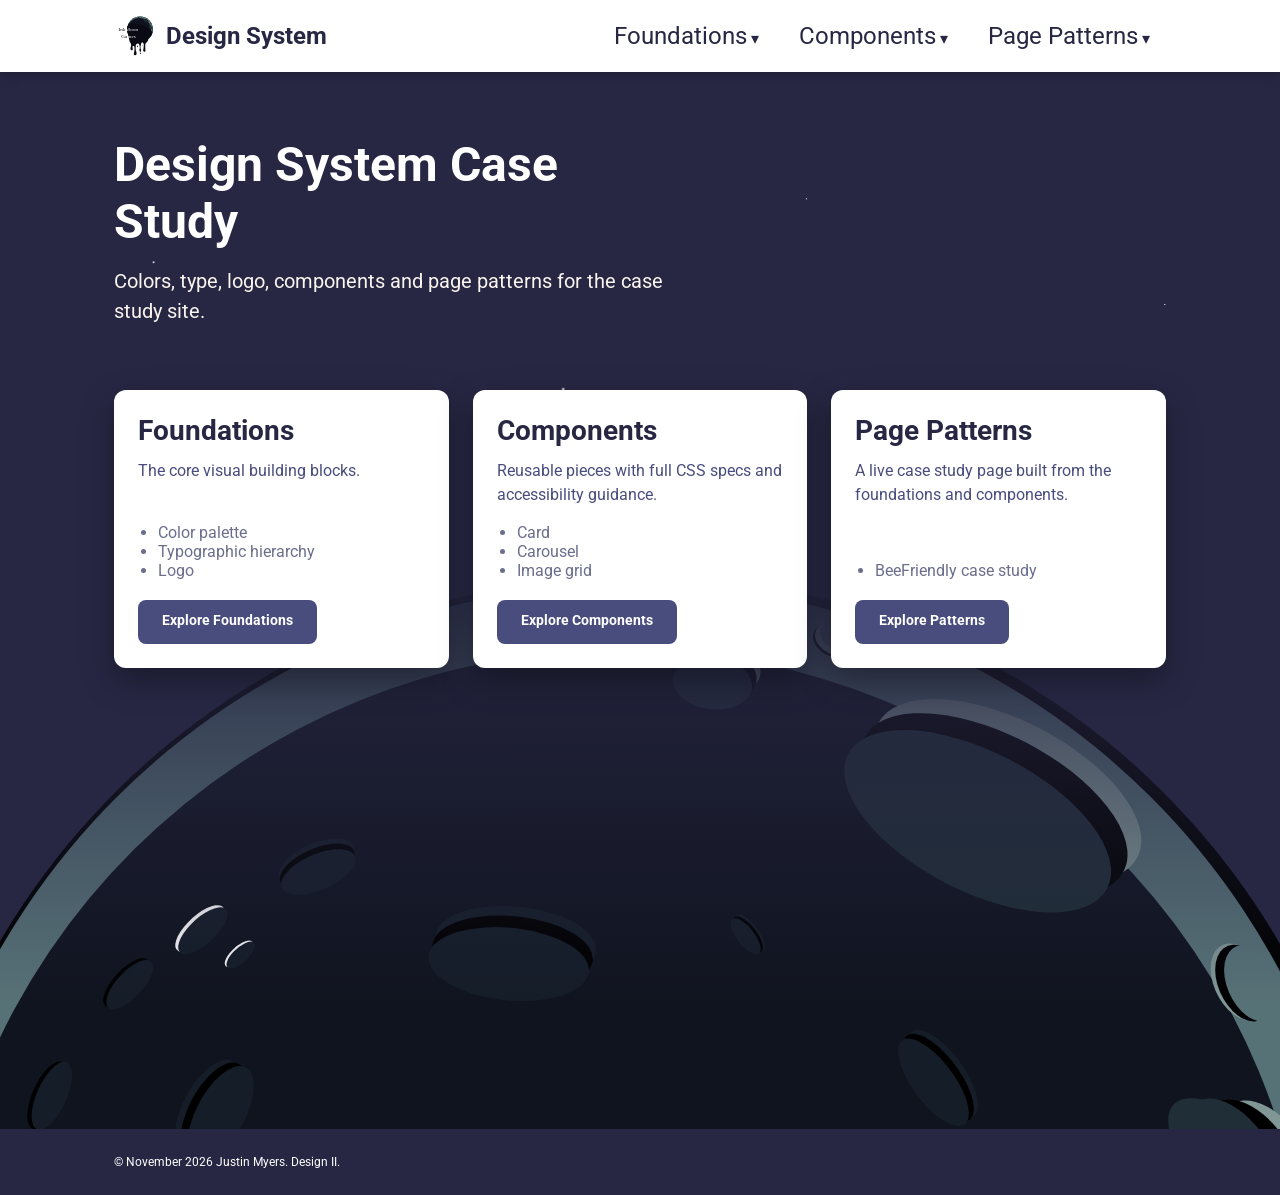
<file: index.html>
<!DOCTYPE html>
<html lang="en">
<head>
  <meta charset="UTF-8">
  <meta name="viewport" content="width=device-width, initial-scale=1.0">
  <title>Design System Case Study</title>
  <link rel="icon" href="images/Favicon.svg" type="image/svg+xml">
  <link rel="preconnect" href="https://fonts.googleapis.com">
  <link rel="preconnect" href="https://fonts.gstatic.com" crossorigin>
  <link href="https://fonts.googleapis.com/css2?family=Roboto:wght@300;400;500;700&display=swap" rel="stylesheet">
  <link rel="stylesheet" href="css/style.css">
</head>
<body>
  <a class="skip-link" href="#main">Skip to content</a>

  <header class="site-header">
    <div class="wrap">
      <a class="logo" href="index.html" aria-label="Design System home">
        <img src="images/color.svg" alt="">
        <span>Design System</span>
      </a>
      <nav aria-label="Main">
        <ul class="nav">
          <li class="nav-item">
            <button class="nav-btn" aria-expanded="false" aria-controls="menu-foundations">Foundations</button>
            <ul class="menu" id="menu-foundations">
              <li><a href="foundations/color-palette.html">Color Palette</a></li>
              <li><a href="foundations/typography.html">Typography</a></li>
              <li><a href="foundations/logo.html">Logo</a></li>
            </ul>
          </li>
          <li class="nav-item">
            <button class="nav-btn" aria-expanded="false" aria-controls="menu-components">Components</button>
            <ul class="menu" id="menu-components">
              <li><a href="components/card.html">Card</a></li>
              <li><a href="components/carousel.html">Carousel</a></li>
              <li><a href="components/image-grid.html">Image Grid</a></li>
            </ul>
          </li>
          <li class="nav-item">
            <button class="nav-btn" aria-expanded="false" aria-controls="menu-patterns">Page Patterns</button>
            <ul class="menu" id="menu-patterns">
              <li><a href="patterns/index.html">BeeFriendly Case Study</a></li>
            </ul>
          </li>
        </ul>
      </nav>
    </div>
  </header>

  <main id="main">
    <div class="space">
      <div class="stars" aria-hidden="true"></div>

      <section class="hero">
        <div class="wrap">
          <h1>Design System Case Study</h1>
          <p>Colors, type, logo, components and page patterns for the case study site.</p>
        </div>
      </section>

      <section class="wrap cards" aria-label="Design system sections">
        <article class="card">
          <h2>Foundations</h2>
          <p>The core visual building blocks.</p>
          <ul>
            <li>Color palette</li>
            <li>Typographic hierarchy</li>
            <li>Logo</li>
          </ul>
          <a class="btn" href="foundations/color-palette.html">Explore Foundations</a>
        </article>
        <article class="card">
          <h2>Components</h2>
          <p>Reusable pieces with full CSS specs and accessibility guidance.</p>
          <ul>
            <li>Card</li>
            <li>Carousel</li>
            <li>Image grid</li>
          </ul>
          <a class="btn" href="components/card.html">Explore Components</a>
        </article>
        <article class="card">
          <h2>Page Patterns</h2>
          <p>A live case study page built from the foundations and components.</p>
          <ul>
            <li>BeeFriendly case study</li>
          </ul>
          <a class="btn" href="patterns/index.html">Explore Patterns</a>
        </article>
      </section>

      <img class="moon" src="images/moon.svg" alt="">
    </div>
  </main>

  <footer class="site-footer">
    <div class="wrap"><p>&copy; November 2026 Justin Myers. Design II.</p></div>
  </footer>

  <script>
    const btns = document.querySelectorAll('.nav-btn');
    const closeAll = () => btns.forEach(b => b.setAttribute('aria-expanded', 'false'));
    btns.forEach(b => b.addEventListener('click', e => {
      e.stopPropagation();
      const open = b.getAttribute('aria-expanded') === 'true';
      closeAll();
      b.setAttribute('aria-expanded', String(!open));
    }));
    document.addEventListener('click', closeAll);
    document.addEventListener('keydown', e => {
      if (e.key === 'Escape') { const o = document.querySelector('.nav-btn[aria-expanded="true"]'); closeAll(); if (o) o.focus(); }
    });
  </script>
</body>
</html>
</file>
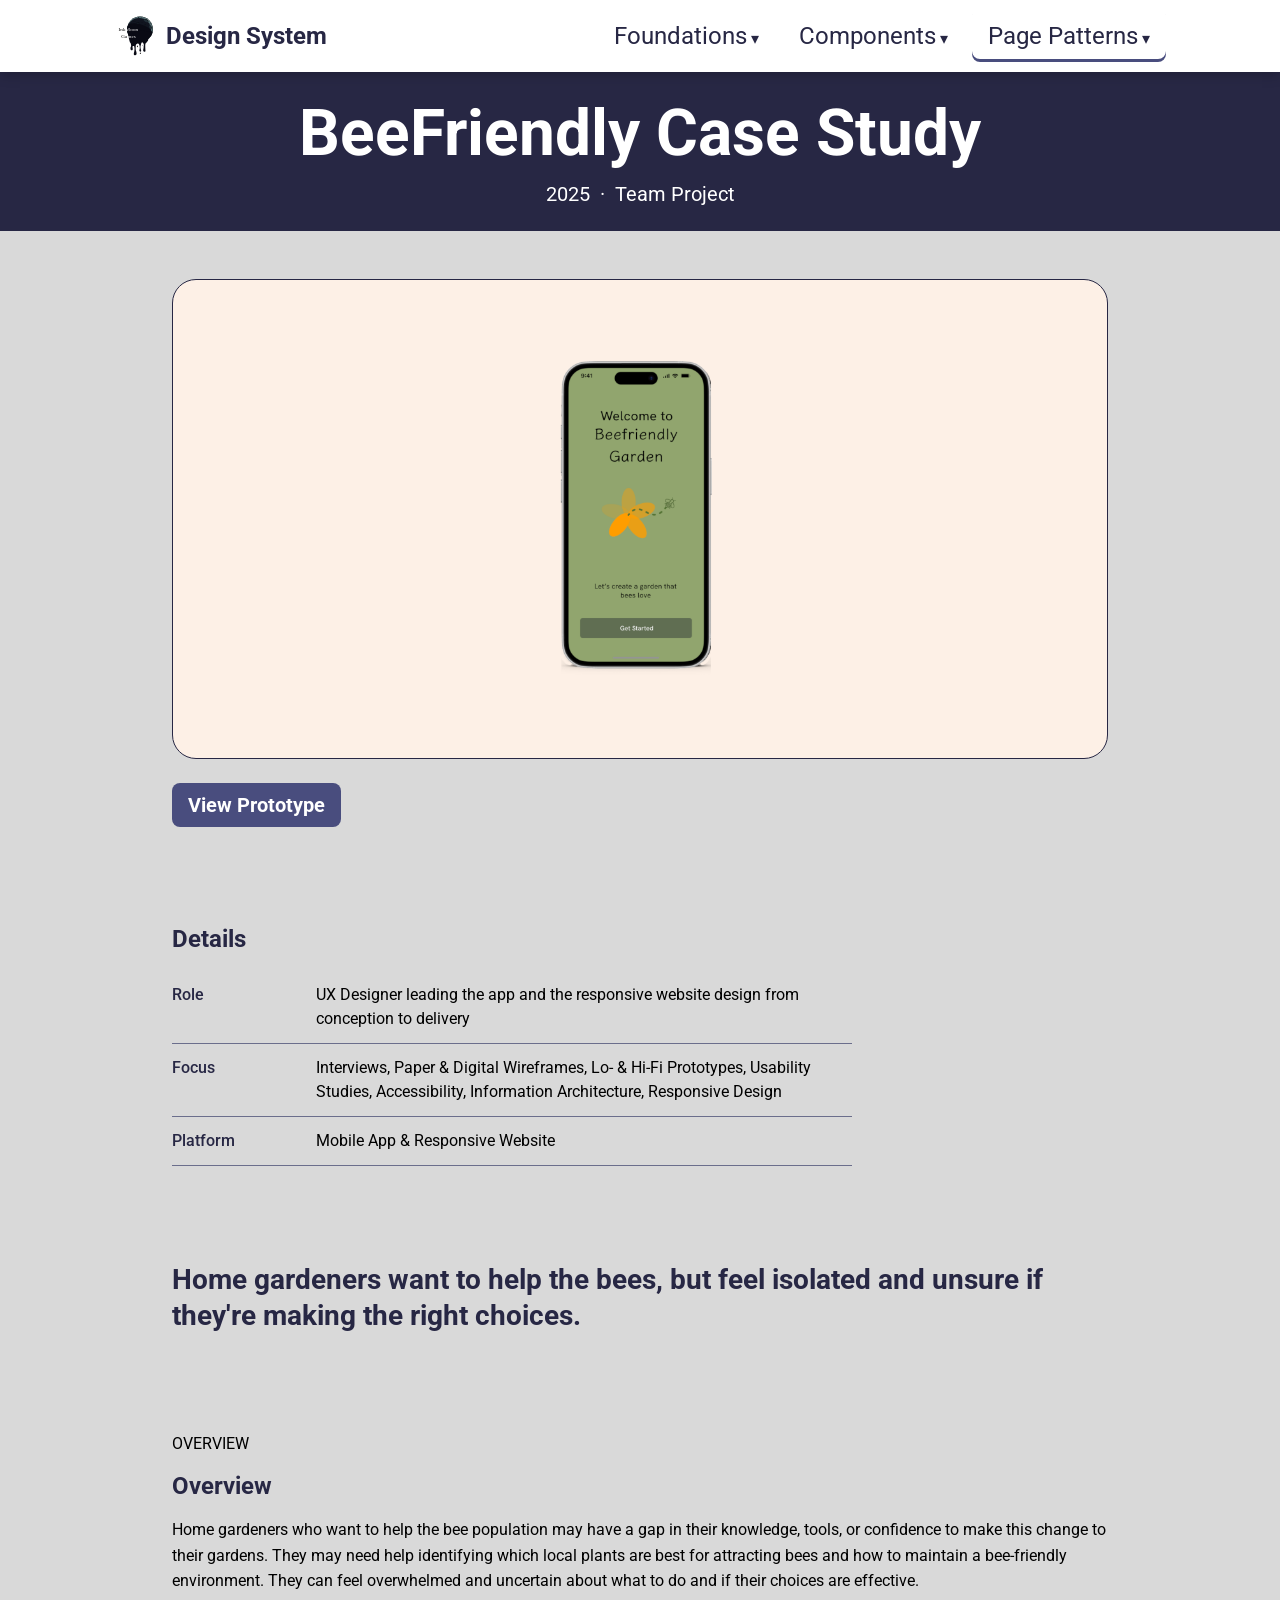
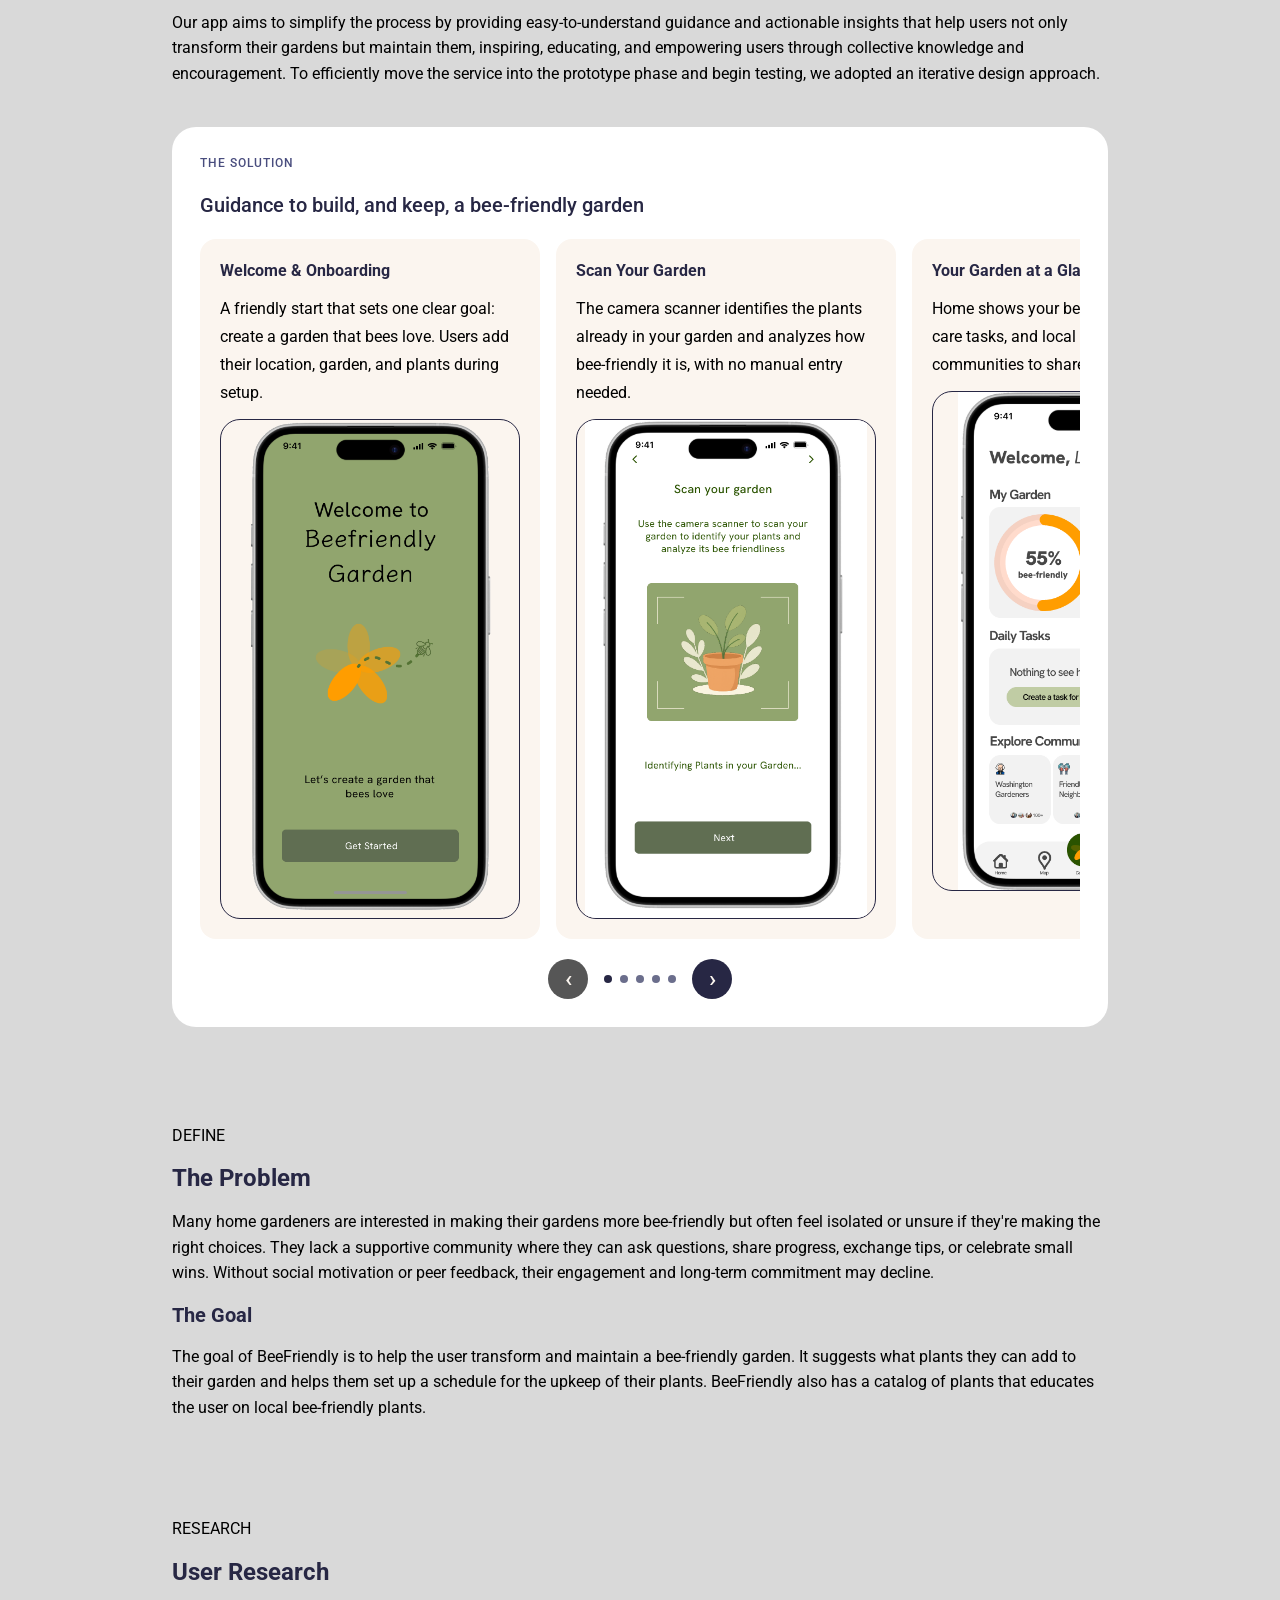
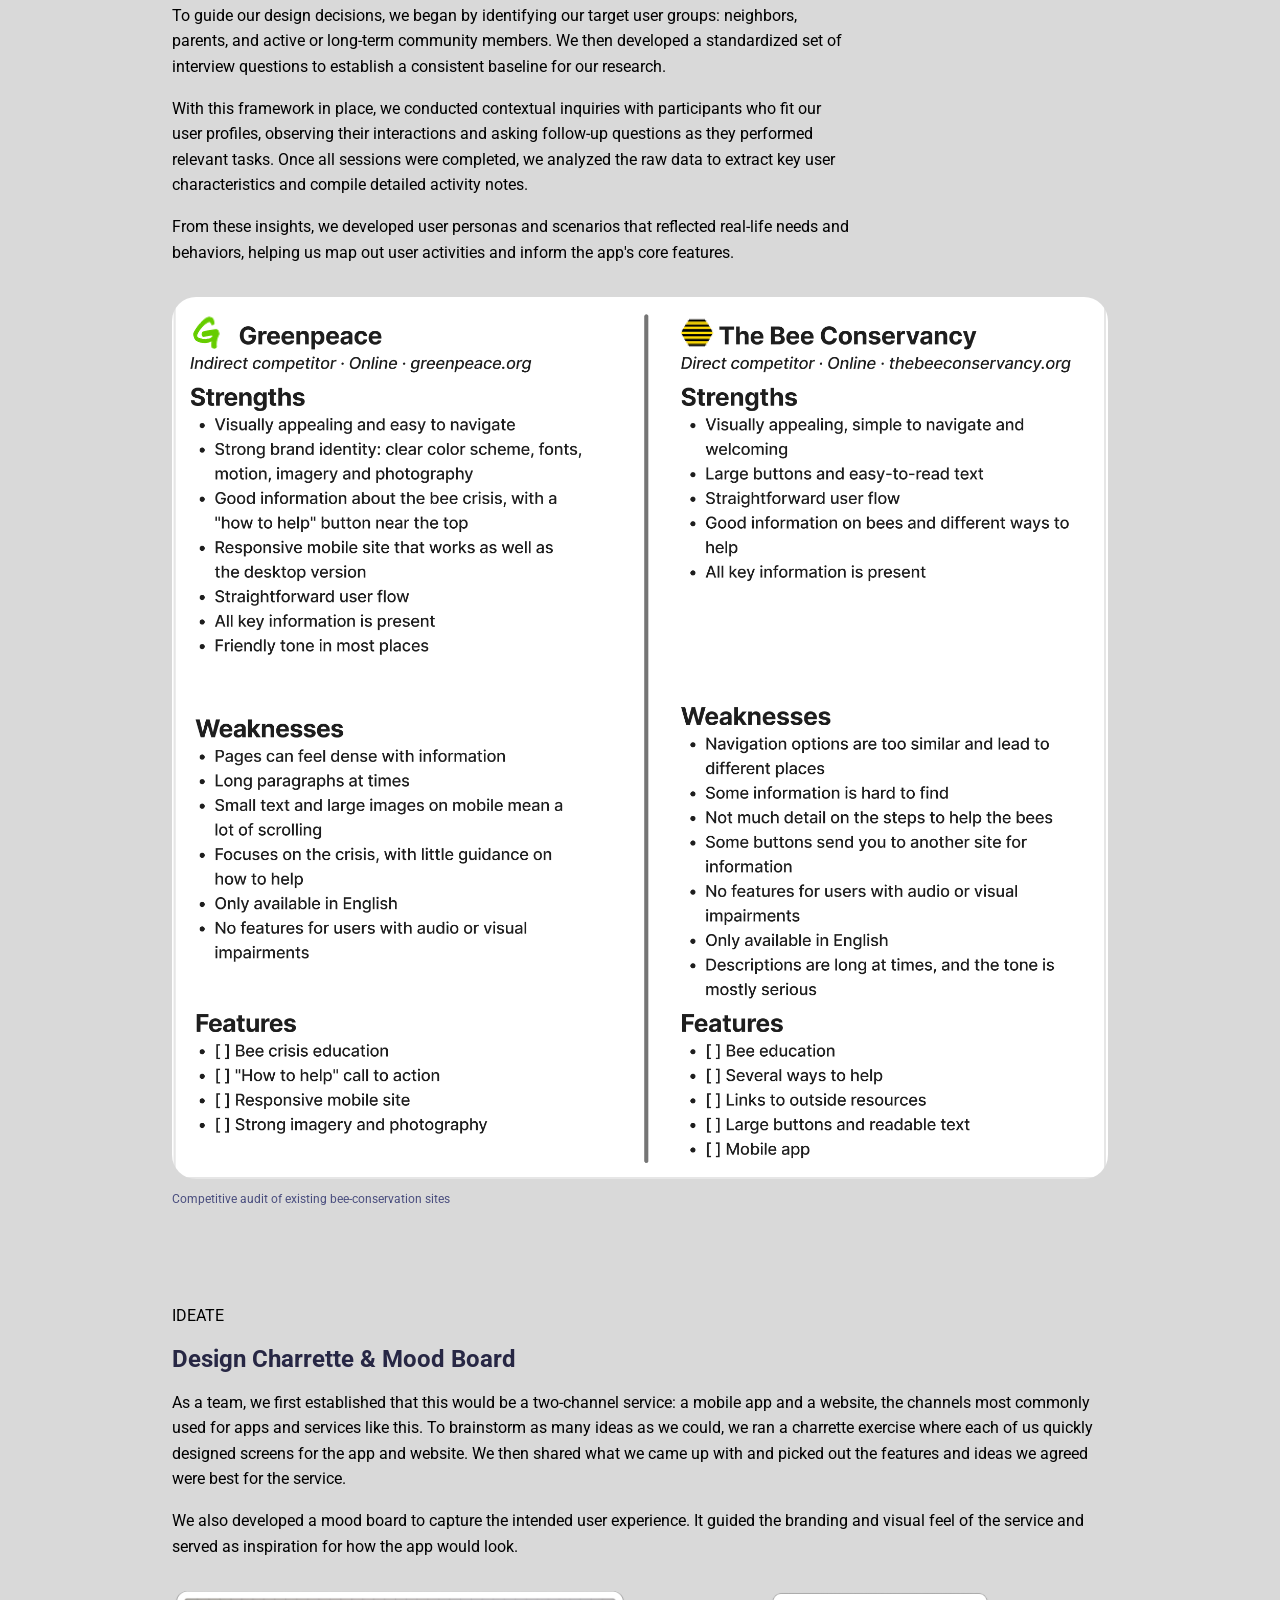
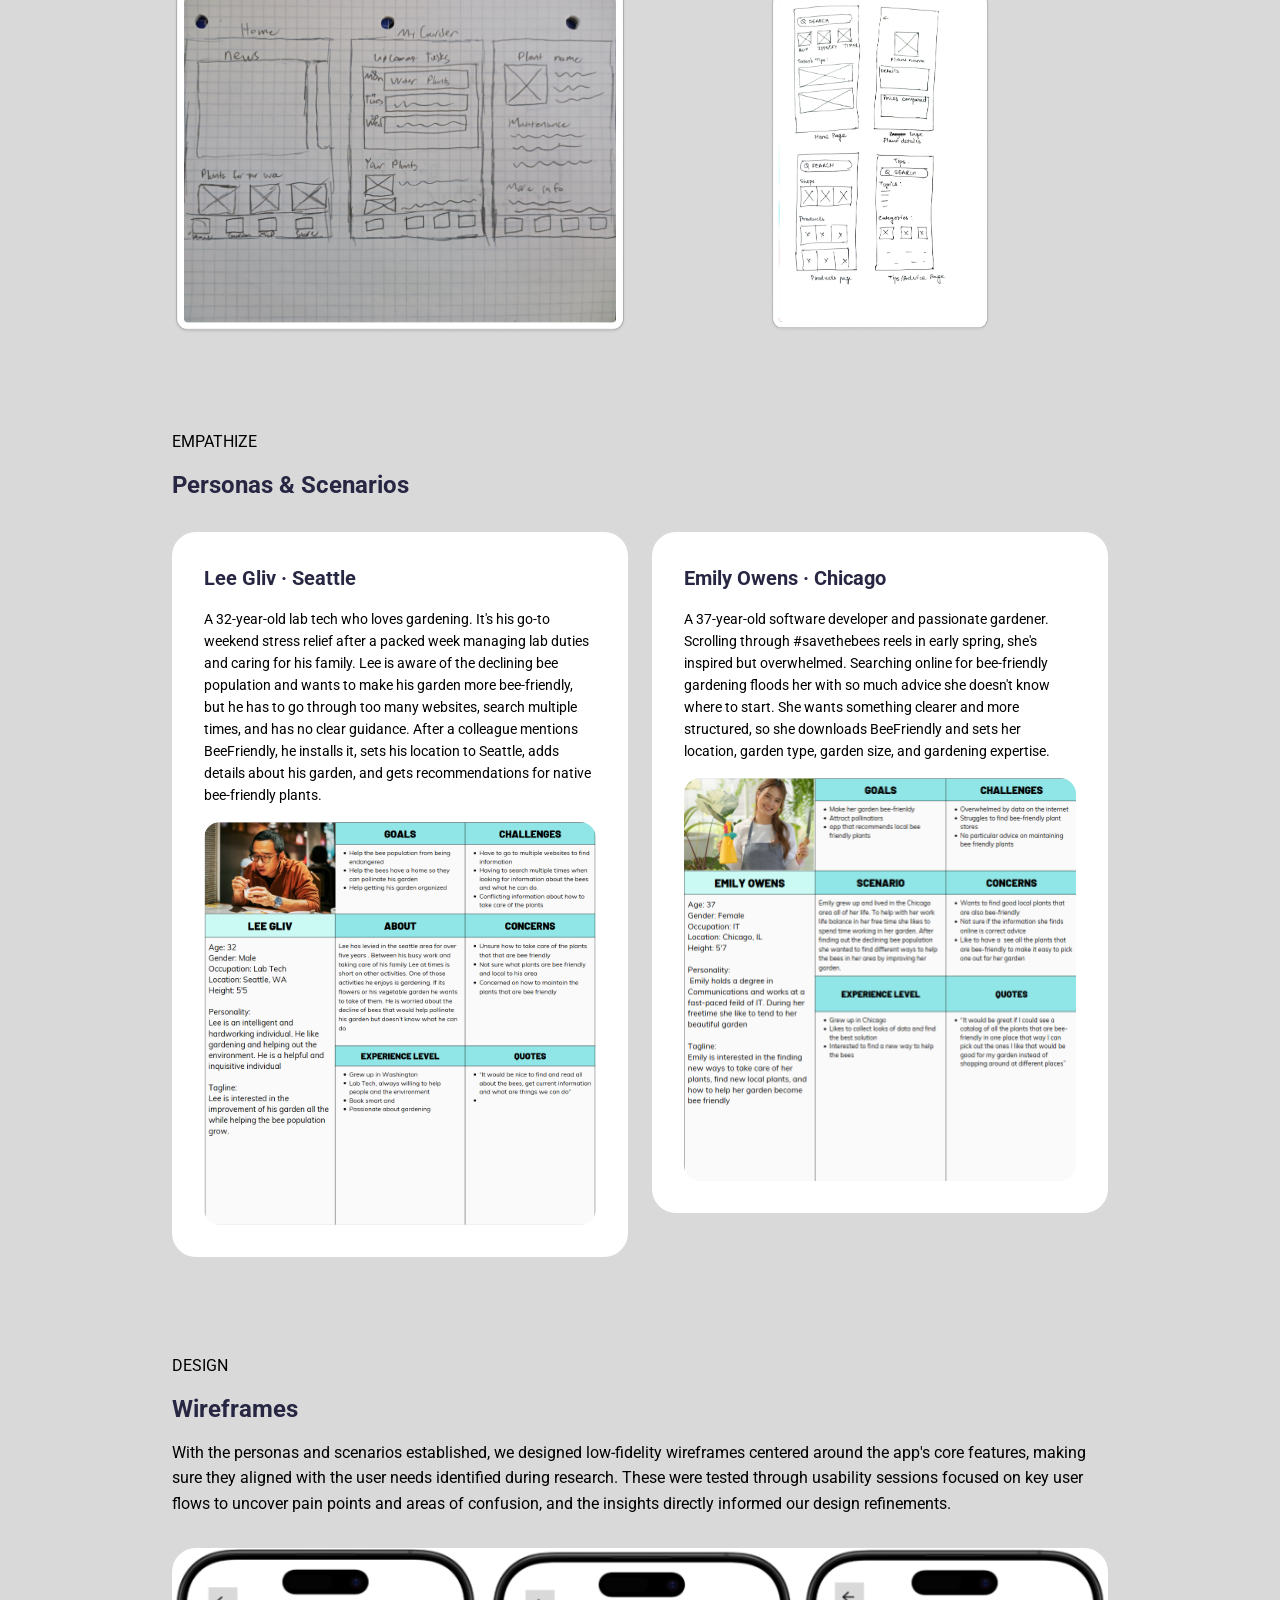
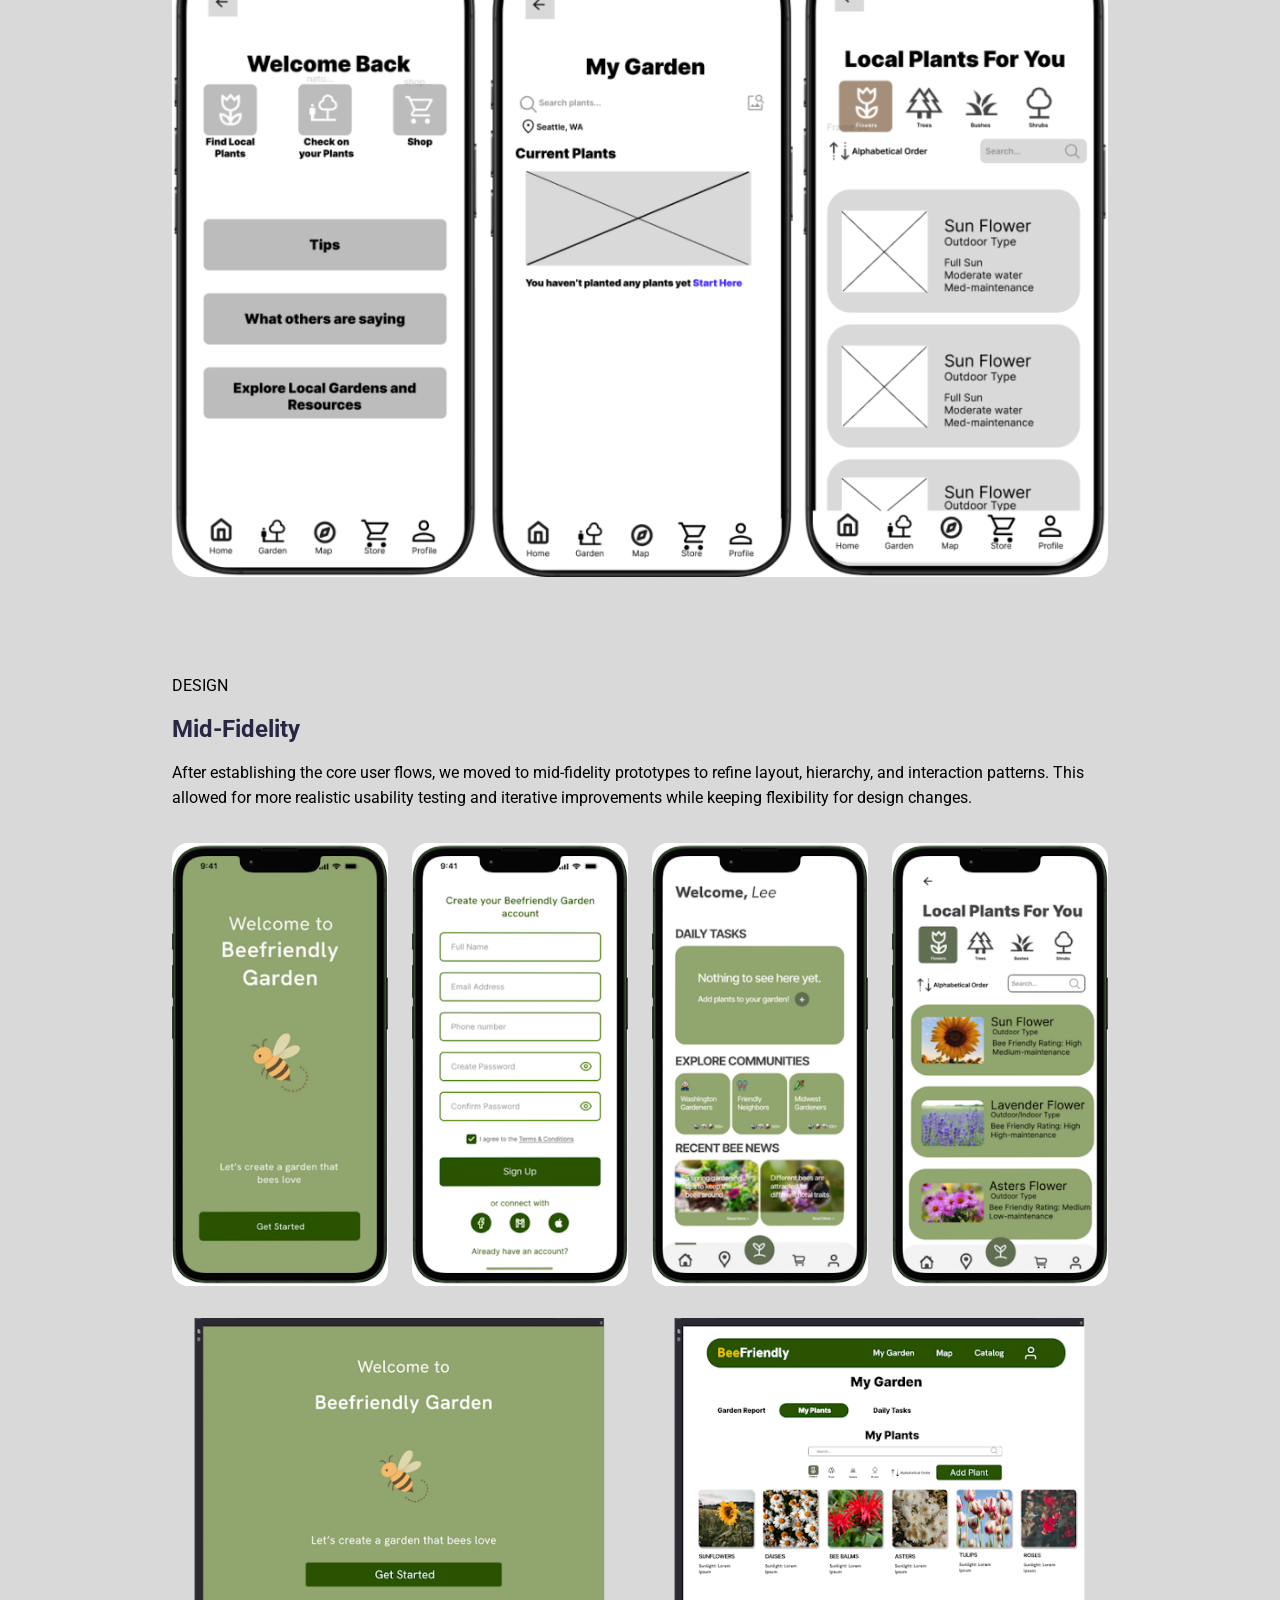
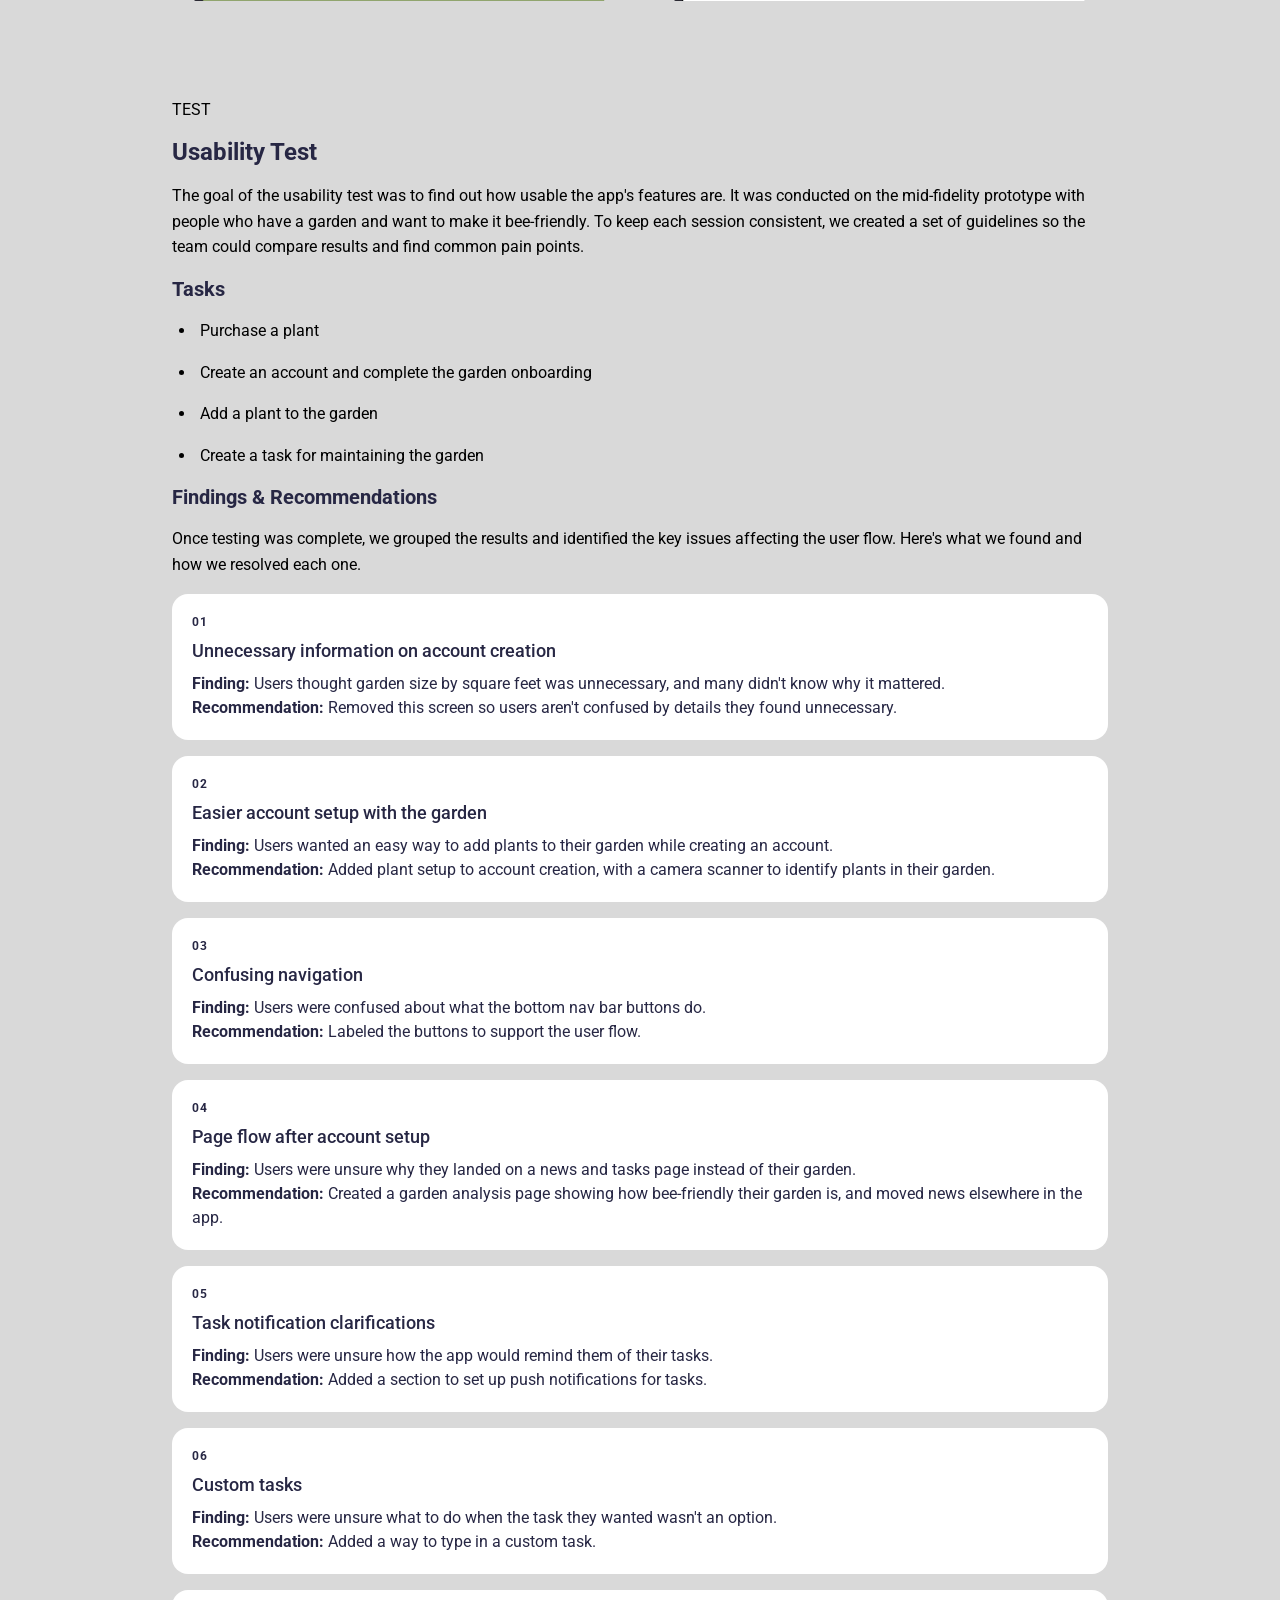
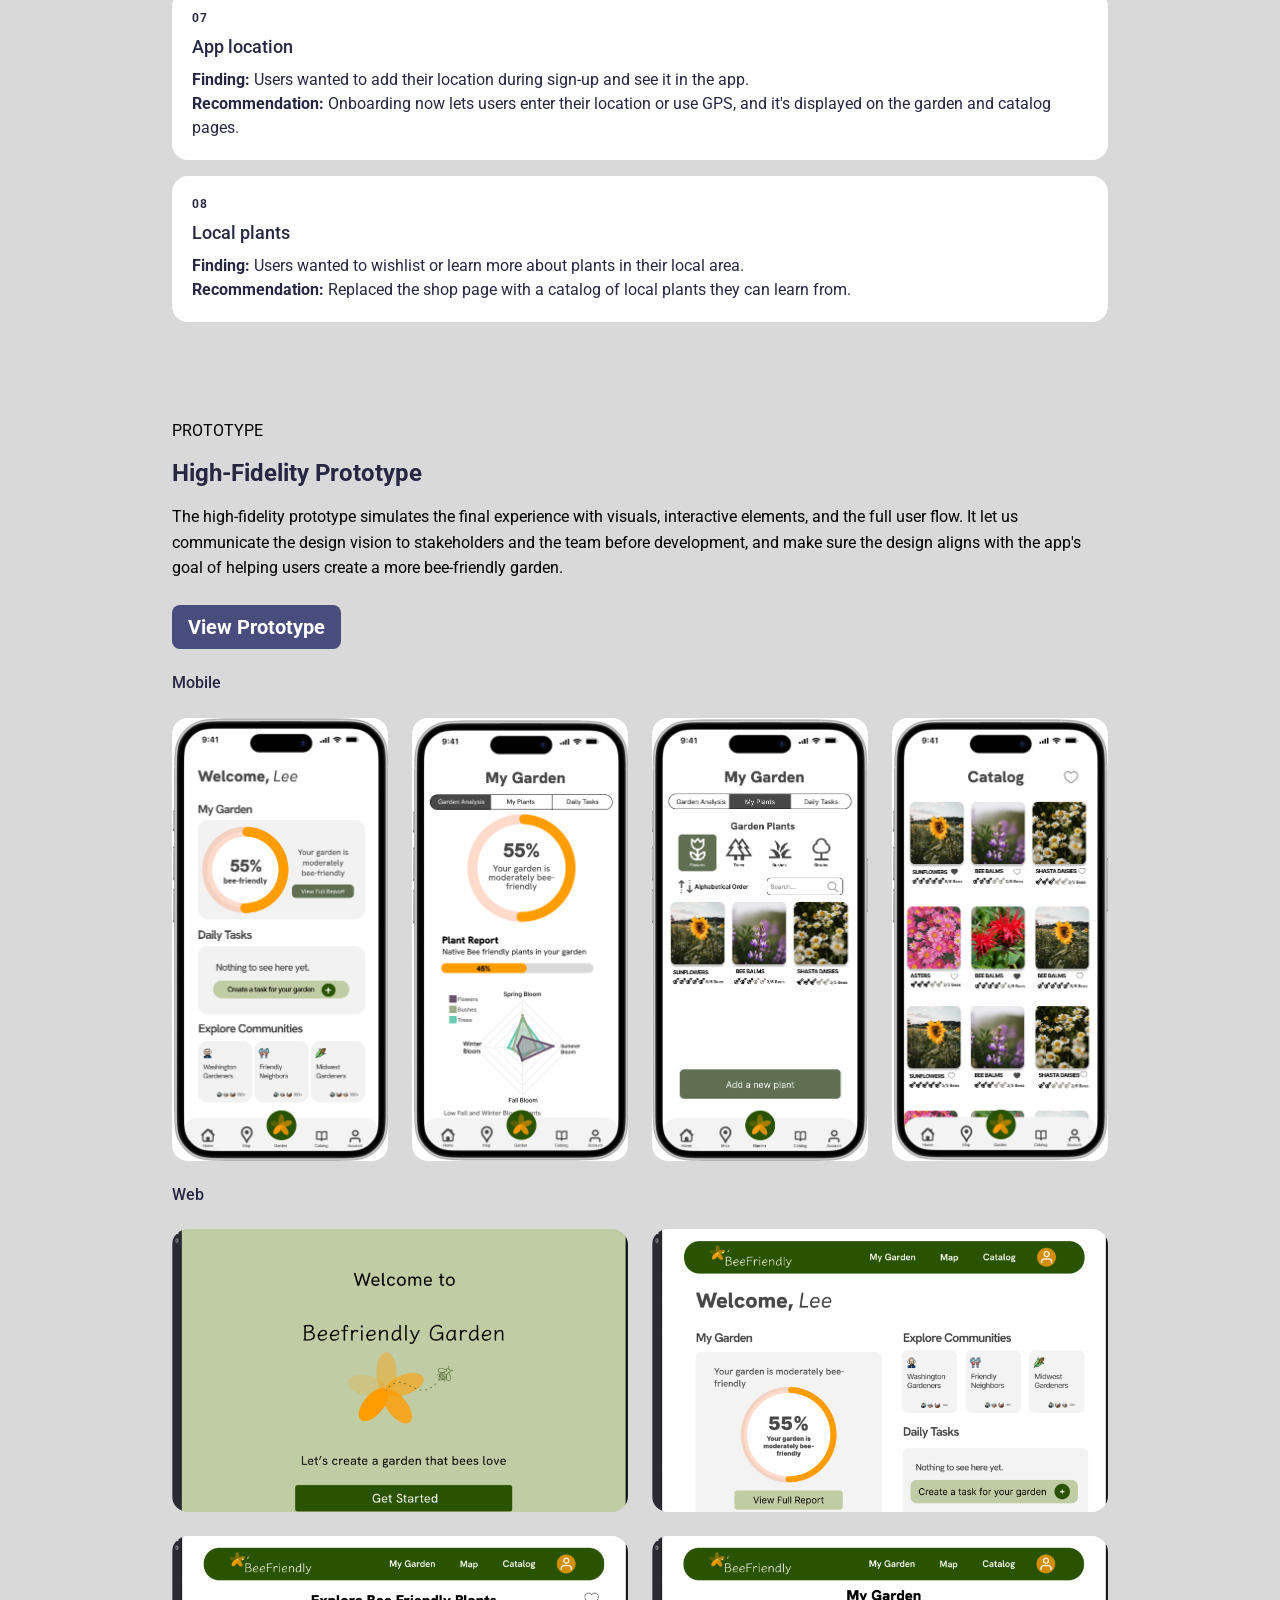
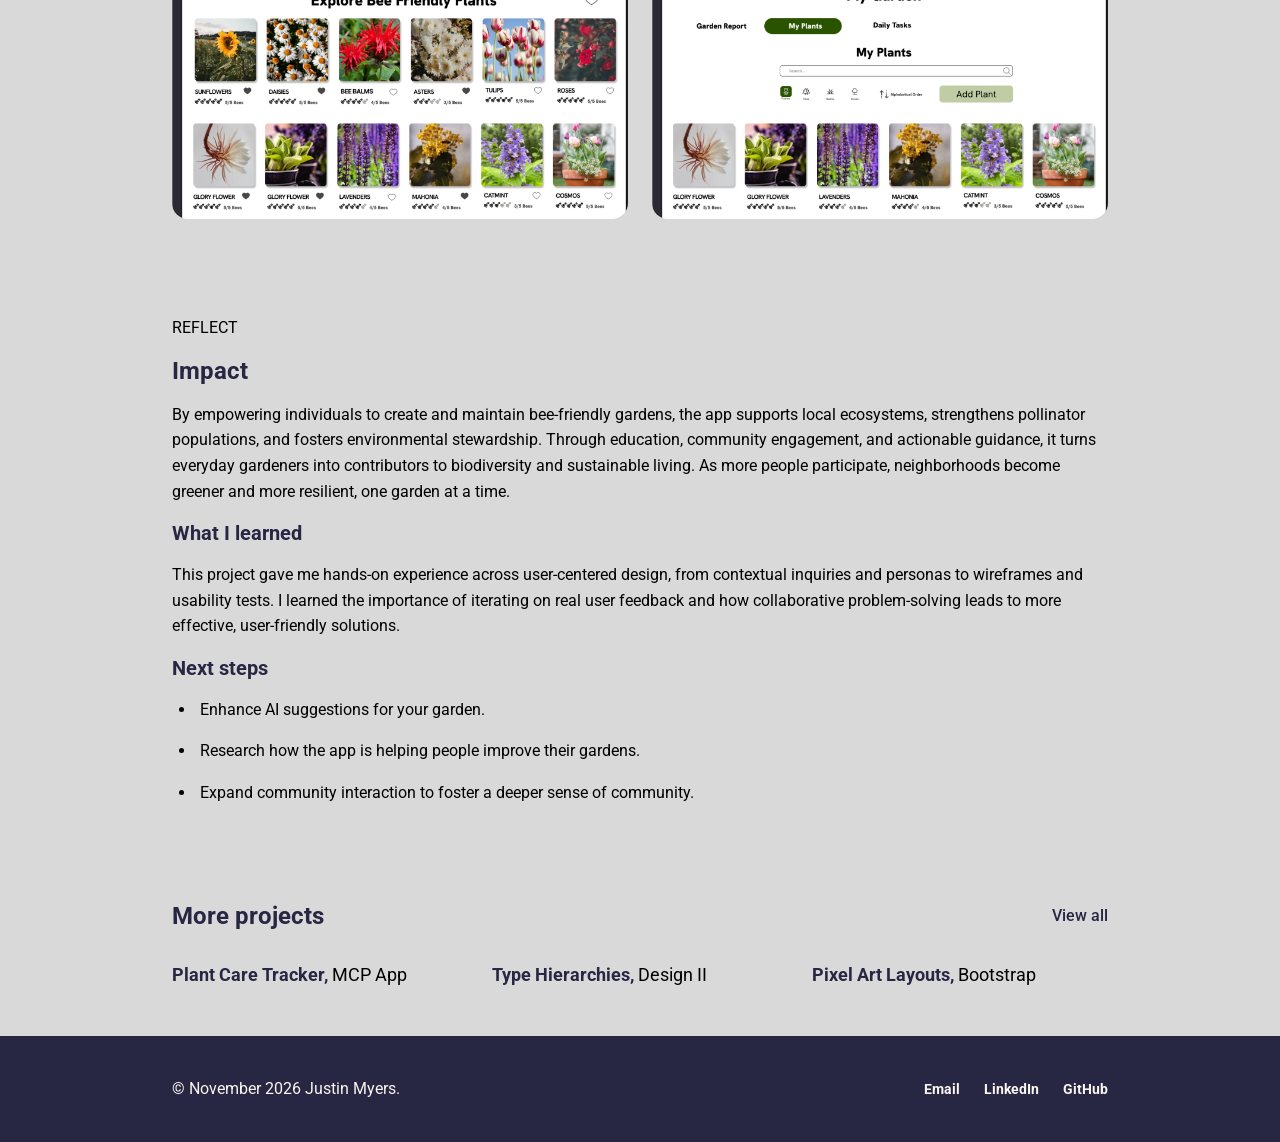
<file: patterns/index.html>
<!DOCTYPE html>
<html lang="en">
<head>
  <meta charset="UTF-8">
  <meta name="viewport" content="width=device-width, initial-scale=1.0">
  <title>BeeFriendly Case Study | Design System</title>
  <link rel="icon" href="../images/Favicon.svg" type="image/svg+xml">
  <link rel="preconnect" href="https://fonts.googleapis.com">
  <link rel="preconnect" href="https://fonts.gstatic.com" crossorigin>
  <link href="https://fonts.googleapis.com/css2?family=Roboto:wght@300;400;500;700&display=swap" rel="stylesheet">
  <link rel="stylesheet" href="../css/style.css">
  <link rel="stylesheet" href="../css/foundations.css">
  <link rel="stylesheet" href="../css/components.css">
  <link rel="stylesheet" href="../css/pattern.css">
</head>
<body>
  <a class="skip-link" href="#main">Skip to content</a>

  <header class="site-header">
    <div class="wrap">
      <a class="logo" href="../index.html" aria-label="Design System home">
        <img src="../images/color.svg" alt="">
        <span>Design System</span>
      </a>
      <nav aria-label="Main">
        <ul class="nav">
          <li class="nav-item">
            <button class="nav-btn" aria-expanded="false" aria-controls="menu-foundations">Foundations</button>
            <ul class="menu" id="menu-foundations">
              <li><a href="../foundations/color-palette.html">Color Palette</a></li>
              <li><a href="../foundations/typography.html">Typography</a></li>
              <li><a href="../foundations/logo.html">Logo</a></li>
            </ul>
          </li>
          <li class="nav-item">
            <button class="nav-btn" aria-expanded="false" aria-controls="menu-components">Components</button>
            <ul class="menu" id="menu-components">
              <li><a href="../components/card.html">Card</a></li>
              <li><a href="../components/carousel.html">Carousel</a></li>
              <li><a href="../components/image-grid.html">Image Grid</a></li>
            </ul>
          </li>
          <li class="nav-item">
            <button class="nav-btn current" aria-expanded="false" aria-controls="menu-patterns">Page Patterns</button>
            <ul class="menu" id="menu-patterns">
              <li><a href="../patterns/index.html" aria-current="page">BeeFriendly Case Study</a></li>
            </ul>
          </li>
        </ul>
      </nav>
    </div>
  </header>


<main id="main">
  <section class="cs-title" aria-labelledby="page-h1">
    <h1 id="page-h1">BeeFriendly Case Study</h1>
    <p>2025 &nbsp;&middot;&nbsp; Team Project</p>
  </section>

  <section class="cs-section cs-hero" aria-label="Project cover">
    <div class="cs-inner">
      <div class="cs-cover cs-contain"><img src="../images/Beefriendly%20Images/cover.png" alt="BeeFriendly welcome screen on a phone, with a flower and bee illustration and a Get Started button"></div>
      <a class="cs-btn" href="#prototype">View Prototype</a>
    </div>
  </section>

  <section class="cs-section" aria-labelledby="details-h">
    <div class="cs-inner">
      <div class="cs-narrow">
        <h2 id="details-h" class="cs-details-title">Details</h2>
        <dl class="cs-details">
          <div><dt>Role</dt><dd>UX Designer leading the app and the responsive website design from conception to delivery</dd></div>
          <div><dt>Focus</dt><dd>Interviews, Paper &amp; Digital Wireframes, Lo- &amp; Hi-Fi Prototypes, Usability Studies, Accessibility, Information Architecture, Responsive Design</dd></div>
          <div><dt>Platform</dt><dd>Mobile App &amp; Responsive Website</dd></div>
        </dl>
      </div>
    </div>
  </section>

  <section class="cs-section" aria-label="Summary">
    <div class="cs-inner">
      <p class="cs-callout">Home gardeners want to help the bees, but feel isolated and unsure if they're making the right choices.</p>
    </div>
  </section>

  <section class="cs-section" aria-labelledby="overview-h">
    <div class="cs-inner cs-stack-40">
      <div class="cs-text">
        <p class="cs-eyebrow">OVERVIEW</p>
        <h2 id="overview-h">Overview</h2>
        <p>Home gardeners who want to help the bee population may have a gap in their knowledge, tools, or confidence to make this change to their gardens. They may need help identifying which local plants are best for attracting bees and how to maintain a bee-friendly environment. They can feel overwhelmed and uncertain about what to do and if their choices are effective.</p>
        <p>Our app aims to simplify the process by providing easy-to-understand guidance and actionable insights that help users not only transform their gardens but maintain them, inspiring, educating, and empowering users through collective knowledge and encouragement. To efficiently move the service into the prototype phase and begin testing, we adopted an iterative design approach.</p>
      </div>
      <div class="device-frame">
        <section class="carousel" data-carousel aria-roledescription="carousel" aria-labelledby="car-title">
          <p class="carousel__eyebrow">THE SOLUTION</p>
          <h3 class="carousel__title" id="car-title">Guidance to build, and keep, a bee-friendly garden</h3>
          <div class="carousel__viewport" tabindex="0" role="group" aria-label="Solution slides. Use the left and right arrow keys to move.">
          <div class="carousel__slide" role="group" aria-roledescription="slide" aria-label="1 of 5">
            <h3 class="carousel__slide-title">Welcome &amp; Onboarding</h3>
            <p class="carousel__slide-text">A friendly start that sets one clear goal: create a garden that bees love. Users add their location, garden, and plants during setup.</p>
            <div class="carousel__media  cs-contain"><img src="../images/Beefriendly%20Images/hifi-welcome.png" alt="High-fidelity welcome screen of the app" loading="lazy"></div>
          </div>
          <div class="carousel__slide" role="group" aria-roledescription="slide" aria-label="2 of 5">
            <h3 class="carousel__slide-title">Scan Your Garden</h3>
            <p class="carousel__slide-text">The camera scanner identifies the plants already in your garden and analyzes how bee-friendly it is, with no manual entry needed.</p>
            <div class="carousel__media carousel__media--pink cs-contain"><img src="../images/Beefriendly%20Images/hifi-scan.png" alt="High-fidelity scan screen of the app" loading="lazy"></div>
          </div>
          <div class="carousel__slide" role="group" aria-roledescription="slide" aria-label="3 of 5">
            <h3 class="carousel__slide-title">Your Garden at a Glance</h3>
            <p class="carousel__slide-text">Home shows your bee-friendly score, daily care tasks, and local gardening communities to share progress with.</p>
            <div class="carousel__media carousel__media--cream cs-contain"><img src="../images/Beefriendly%20Images/hifi-home.png" alt="High-fidelity home screen of the app" loading="lazy"></div>
          </div>
          <div class="carousel__slide" role="group" aria-roledescription="slide" aria-label="4 of 5">
            <h3 class="carousel__slide-title">Garden Analysis</h3>
            <p class="carousel__slide-text">A garden analysis page shows how bee-friendly your garden is and what to improve first.</p>
            <div class="carousel__media  cs-contain"><img src="../images/Beefriendly%20Images/hifi-analysis.png" alt="High-fidelity garden analysis screen of the app" loading="lazy"></div>
          </div>
          <div class="carousel__slide" role="group" aria-roledescription="slide" aria-label="5 of 5">
            <h3 class="carousel__slide-title">Local Plant Catalog</h3>
            <p class="carousel__slide-text">A catalog of local plants helps you learn which ones bees love and add them to your wish list.</p>
            <div class="carousel__media carousel__media--pink cs-contain"><img src="../images/Beefriendly%20Images/hifi-catalog.png" alt="High-fidelity plant catalog screen of the app" loading="lazy"></div>
          </div>
          </div>
          <div class="carousel__controls">
            <button class="carousel__btn" type="button" data-carousel-prev aria-label="Previous slide"><span aria-hidden="true">&lsaquo;</span></button>
            <ul class="carousel__dots">
            <li><button class="carousel__dot" type="button" aria-label="Go to slide 1"></button></li>
            <li><button class="carousel__dot" type="button" aria-label="Go to slide 2"></button></li>
            <li><button class="carousel__dot" type="button" aria-label="Go to slide 3"></button></li>
            <li><button class="carousel__dot" type="button" aria-label="Go to slide 4"></button></li>
            <li><button class="carousel__dot" type="button" aria-label="Go to slide 5"></button></li>
          </ul>
            <button class="carousel__btn" type="button" data-carousel-next aria-label="Next slide"><span aria-hidden="true">&rsaquo;</span></button>
          </div>
          <p class="sr-only" role="status" aria-live="polite" data-carousel-status></p>
        </section>
      </div>
    </div>
  </section>

  <section class="cs-section" aria-labelledby="define-h">
    <div class="cs-inner">
      <div class="cs-text">
        <p class="cs-eyebrow">DEFINE</p>
        <h2 id="define-h">The Problem</h2>
        <p>Many home gardeners are interested in making their gardens more bee-friendly but often feel isolated or unsure if they're making the right choices. They lack a supportive community where they can ask questions, share progress, exchange tips, or celebrate small wins. Without social motivation or peer feedback, their engagement and long-term commitment may decline.</p>
        <h3>The Goal</h3>
        <p>The goal of BeeFriendly is to help the user transform and maintain a bee-friendly garden. It suggests what plants they can add to their garden and helps them set up a schedule for the upkeep of their plants. BeeFriendly also has a catalog of plants that educates the user on local bee-friendly plants.</p>
      </div>
    </div>
  </section>

  <section class="cs-section" aria-labelledby="research-h">
    <div class="cs-inner cs-stack-32">
      <div class="cs-text cs-narrow">
        <p class="cs-eyebrow">RESEARCH</p>
        <h2 id="research-h">User Research</h2>
        <p>To guide our design decisions, we began by identifying our target user groups: neighbors, parents, and active or long-term community members. We then developed a standardized set of interview questions to establish a consistent baseline for our research.</p>
        <p>With this framework in place, we conducted contextual inquiries with participants who fit our user profiles, observing their interactions and asking follow-up questions as they performed relevant tasks. Once all sessions were completed, we analyzed the raw data to extract key user characteristics and compile detailed activity notes.</p>
        <p>From these insights, we developed user personas and scenarios that reflected real-life needs and behaviors, helping us map out user activities and inform the app's core features.</p>
      </div>
      <figure class="cs-figure">
        <div class="cs-wide cs-auto"><img src="../images/Beefriendly%20Images/competitive-audit.png" alt="Competitive audit comparing Greenpeace, an indirect competitor, and The Bee Conservancy, a direct competitor: strengths, weaknesses and features of each" loading="lazy"></div>
        <figcaption>Competitive audit of existing bee-conservation sites</figcaption>
      </figure>
    </div>
  </section>

  <section class="cs-section" aria-labelledby="ideate-h">
    <div class="cs-inner cs-stack-32">
      <div class="cs-text">
        <p class="cs-eyebrow">IDEATE</p>
        <h2 id="ideate-h">Design Charrette &amp; Mood Board</h2>
        <p>As a team, we first established that this would be a two-channel service: a mobile app and a website, the channels most commonly used for apps and services like this. To brainstorm as many ideas as we could, we ran a charrette exercise where each of us quickly designed screens for the app and website. We then shared what we came up with and picked out the features and ideas we agreed were best for the service.</p>
        <p>We also developed a mood board to capture the intended user experience. It guided the branding and visual feel of the service and served as inspiration for how the app would look.</p>
      </div>
      <div class="image-grid-frame">
      <ul class="image-grid image-grid--two-across image-grid--photos" aria-label="Design charrette sketches">
        <li class="image-grid__item"><img src="../images/Beefriendly%20Images/paper-wireframes-1.png" alt="Paper sketches of app and website screens from the design charrette" loading="lazy"></li>
        <li class="image-grid__item cs-contain"><img src="../images/Beefriendly%20Images/paper-wireframes-2.png" alt="Hand-drawn paper wireframes of the app home, plant details, products and tips pages" loading="lazy"></li>
      </ul>
      </div>
    </div>
  </section>

  <section class="cs-section" aria-labelledby="empathize-h">
    <div class="cs-inner cs-stack-32">
      <div class="cs-text cs-narrow">
        <p class="cs-eyebrow">EMPATHIZE</p>
        <h2 id="empathize-h">Personas &amp; Scenarios</h2>
      </div>
      <div class="cs-personas">
        <article class="persona-card">
          <h3 class="persona-card__name">Lee Gliv &middot; Seattle</h3>
          <p class="persona-card__text">A 32-year-old lab tech who loves gardening. It's his go-to weekend stress relief after a packed week managing lab duties and caring for his family. Lee is aware of the declining bee population and wants to make his garden more bee-friendly, but he has to go through too many websites, search multiple times, and has no clear guidance. After a colleague mentions BeeFriendly, he installs it, sets his location to Seattle, adds details about his garden, and gets recommendations for native bee-friendly plants.</p>
          <div class="persona-card__media cs-auto"><img src="../images/Beefriendly%20Images/persona-lee.png" alt="Persona board for Lee Gliv, a 32-year-old lab tech in Seattle, with his goals, challenges, concerns and a quote" loading="lazy"></div>
        </article>
        <article class="persona-card">
          <h3 class="persona-card__name">Emily Owens &middot; Chicago</h3>
          <p class="persona-card__text">A 37-year-old software developer and passionate gardener. Scrolling through #savethebees reels in early spring, she's inspired but overwhelmed. Searching online for bee-friendly gardening floods her with so much advice she doesn't know where to start. She wants something clearer and more structured, so she downloads BeeFriendly and sets her location, garden type, garden size, and gardening expertise.</p>
          <div class="persona-card__media cs-auto"><img src="../images/Beefriendly%20Images/persona-emily.png" alt="Persona board for Emily Owens, a 37-year-old software developer in Chicago, with her goals, challenges and concerns" loading="lazy"></div>
        </article>
      </div>
    </div>
  </section>

  <section class="cs-section" aria-labelledby="wire-h">
    <div class="cs-inner cs-stack-32">
      <div class="cs-text">
        <p class="cs-eyebrow">DESIGN</p>
        <h2 id="wire-h">Wireframes</h2>
        <p>With the personas and scenarios established, we designed low-fidelity wireframes centered around the app's core features, making sure they aligned with the user needs identified during research. These were tested through usability sessions focused on key user flows to uncover pain points and areas of confusion, and the insights directly informed our design refinements.</p>
      </div>
      <div class="cs-wide cs-contain"><img src="../images/Beefriendly%20Images/lofi-wireframes.webp" alt="Low-fidelity wireframes of the app screens" loading="lazy"></div>
    </div>
  </section>

  <section class="cs-section" aria-labelledby="midfi-h">
    <div class="cs-inner cs-stack-32">
      <div class="cs-text">
        <p class="cs-eyebrow">DESIGN</p>
        <h2 id="midfi-h">Mid-Fidelity</h2>
        <p>After establishing the core user flows, we moved to mid-fidelity prototypes to refine layout, hierarchy, and interaction patterns. This allowed for more realistic usability testing and iterative improvements while keeping flexibility for design changes.</p>
      </div>
      <div class="image-grid-frame">
      <ul class="image-grid image-grid--four-across image-grid--photos" aria-label="Mid-fidelity phone screens">
        <li class="image-grid__item"><img src="../images/Beefriendly%20Images/midfi-welcome.png" alt="Mid-fidelity welcome screen" loading="lazy"></li>
        <li class="image-grid__item"><img src="../images/Beefriendly%20Images/midfi-signup.png" alt="Mid-fidelity sign-up screen" loading="lazy"></li>
        <li class="image-grid__item"><img src="../images/Beefriendly%20Images/midfi-home.png" alt="Mid-fidelity home screen" loading="lazy"></li>
        <li class="image-grid__item"><img src="../images/Beefriendly%20Images/midfi-local-plants.png" alt="Mid-fidelity local plants screen" loading="lazy"></li>
      </ul>
      </div>
      <div class="image-grid-frame">
      <ul class="image-grid image-grid--two-across-short image-grid--photos" aria-label="Mid-fidelity website pages">
        <li class="image-grid__item"><img src="../images/Beefriendly%20Images/midfi-web-welcome.png" alt="Mid-fidelity website welcome page" loading="lazy"></li>
        <li class="image-grid__item"><img src="../images/Beefriendly%20Images/midfi-web-garden.png" alt="Mid-fidelity website garden page" loading="lazy"></li>
      </ul>
      </div>
    </div>
  </section>

  <section class="cs-section" aria-labelledby="test-h">
    <div class="cs-inner">
      <div class="cs-text">
        <p class="cs-eyebrow">TEST</p>
        <h2 id="test-h">Usability Test</h2>
        <p>The goal of the usability test was to find out how usable the app's features are. It was conducted on the mid-fidelity prototype with people who have a garden and want to make it bee-friendly. To keep each session consistent, we created a set of guidelines so the team could compare results and find common pain points.</p>
        <h3>Tasks</h3>
        <ul>
          <li>Purchase a plant</li>
          <li>Create an account and complete the garden onboarding</li>
          <li>Add a plant to the garden</li>
          <li>Create a task for maintaining the garden</li>
        </ul>
        <h3>Findings &amp; Recommendations</h3>
        <p>Once testing was complete, we grouped the results and identified the key issues affecting the user flow. Here's what we found and how we resolved each one.</p>
      </div>
      <div class="cs-findings">
      <article class="info-card">
        <p class="info-card__eyebrow">01</p>
        <h3 class="info-card__title">Unnecessary information on account creation</h3>
        <p class="info-card__body"><strong>Finding:</strong> Users thought garden size by square feet was unnecessary, and many didn't know why it mattered.<br><strong>Recommendation:</strong> Removed this screen so users aren't confused by details they found unnecessary.</p>
      </article>
      <article class="info-card">
        <p class="info-card__eyebrow">02</p>
        <h3 class="info-card__title">Easier account setup with the garden</h3>
        <p class="info-card__body"><strong>Finding:</strong> Users wanted an easy way to add plants to their garden while creating an account.<br><strong>Recommendation:</strong> Added plant setup to account creation, with a camera scanner to identify plants in their garden.</p>
      </article>
      <article class="info-card">
        <p class="info-card__eyebrow">03</p>
        <h3 class="info-card__title">Confusing navigation</h3>
        <p class="info-card__body"><strong>Finding:</strong> Users were confused about what the bottom nav bar buttons do.<br><strong>Recommendation:</strong> Labeled the buttons to support the user flow.</p>
      </article>
      <article class="info-card">
        <p class="info-card__eyebrow">04</p>
        <h3 class="info-card__title">Page flow after account setup</h3>
        <p class="info-card__body"><strong>Finding:</strong> Users were unsure why they landed on a news and tasks page instead of their garden.<br><strong>Recommendation:</strong> Created a garden analysis page showing how bee-friendly their garden is, and moved news elsewhere in the app.</p>
      </article>
      <article class="info-card">
        <p class="info-card__eyebrow">05</p>
        <h3 class="info-card__title">Task notification clarifications</h3>
        <p class="info-card__body"><strong>Finding:</strong> Users were unsure how the app would remind them of their tasks.<br><strong>Recommendation:</strong> Added a section to set up push notifications for tasks.</p>
      </article>
      <article class="info-card">
        <p class="info-card__eyebrow">06</p>
        <h3 class="info-card__title">Custom tasks</h3>
        <p class="info-card__body"><strong>Finding:</strong> Users were unsure what to do when the task they wanted wasn't an option.<br><strong>Recommendation:</strong> Added a way to type in a custom task.</p>
      </article>
      <article class="info-card">
        <p class="info-card__eyebrow">07</p>
        <h3 class="info-card__title">App location</h3>
        <p class="info-card__body"><strong>Finding:</strong> Users wanted to add their location during sign-up and see it in the app.<br><strong>Recommendation:</strong> Onboarding now lets users enter their location or use GPS, and it's displayed on the garden and catalog pages.</p>
      </article>
      <article class="info-card">
        <p class="info-card__eyebrow">08</p>
        <h3 class="info-card__title">Local plants</h3>
        <p class="info-card__body"><strong>Finding:</strong> Users wanted to wishlist or learn more about plants in their local area.<br><strong>Recommendation:</strong> Replaced the shop page with a catalog of local plants they can learn from.</p>
      </article>
      </div>
    </div>
  </section>

  <section class="cs-section" aria-labelledby="hifi-h" id="prototype">
    <div class="cs-inner cs-stack-24">
      <div class="cs-text">
        <p class="cs-eyebrow">PROTOTYPE</p>
        <h2 id="hifi-h">High-Fidelity Prototype</h2>
        <p>The high-fidelity prototype simulates the final experience with visuals, interactive elements, and the full user flow. It let us communicate the design vision to stakeholders and the team before development, and make sure the design aligns with the app's goal of helping users create a more bee-friendly garden.</p>
      </div>
      <a class="cs-btn" href="#prototype">View Prototype</a>
      <h3 class="cs-label">Mobile</h3>
      <div class="image-grid-frame">
      <ul class="image-grid image-grid--four-across image-grid--photos" aria-label="High-fidelity phone screens">
        <li class="image-grid__item"><img src="../images/Beefriendly%20Images/hifi-home.png" alt="High-fidelity home screen" loading="lazy"></li>
        <li class="image-grid__item"><img src="../images/Beefriendly%20Images/hifi-analysis.png" alt="High-fidelity garden analysis screen" loading="lazy"></li>
        <li class="image-grid__item"><img src="../images/Beefriendly%20Images/hifi-my-plants.png" alt="High-fidelity my plants screen" loading="lazy"></li>
        <li class="image-grid__item"><img src="../images/Beefriendly%20Images/hifi-catalog.png" alt="High-fidelity catalog screen" loading="lazy"></li>
      </ul>
      </div>
      <h3 class="cs-label">Web</h3>
      <div class="image-grid-frame">
      <ul class="image-grid image-grid--photos" aria-label="High-fidelity website pages">
        <li class="image-grid__item"><img src="../images/Beefriendly%20Images/hifi-web-welcome.webp" alt="High-fidelity website welcome page" loading="lazy"></li>
        <li class="image-grid__item"><img src="../images/Beefriendly%20Images/hifi-web-home.webp" alt="High-fidelity website home page" loading="lazy"></li>
        <li class="image-grid__item"><img src="../images/Beefriendly%20Images/hifi-web-catalog.webp" alt="High-fidelity website catalog page" loading="lazy"></li>
        <li class="image-grid__item"><img src="../images/Beefriendly%20Images/hifi-web-garden.webp" alt="High-fidelity website garden page" loading="lazy"></li>
      </ul>
      </div>
    </div>
  </section>

  <section class="cs-section" aria-labelledby="reflect-h">
    <div class="cs-inner">
      <div class="cs-text">
        <p class="cs-eyebrow">REFLECT</p>
        <h2 id="reflect-h">Impact</h2>
        <p>By empowering individuals to create and maintain bee-friendly gardens, the app supports local ecosystems, strengthens pollinator populations, and fosters environmental stewardship. Through education, community engagement, and actionable guidance, it turns everyday gardeners into contributors to biodiversity and sustainable living. As more people participate, neighborhoods become greener and more resilient, one garden at a time.</p>
        <h3>What I learned</h3>
        <p>This project gave me hands-on experience across user-centered design, from contextual inquiries and personas to wireframes and usability tests. I learned the importance of iterating on real user feedback and how collaborative problem-solving leads to more effective, user-friendly solutions.</p>
        <h3>Next steps</h3>
        <ul>
          <li>Enhance AI suggestions for your garden.</li>
          <li>Research how the app is helping people improve their gardens.</li>
          <li>Expand community interaction to foster a deeper sense of community.</li>
        </ul>
      </div>
    </div>
  </section>

  <section class="cs-section" aria-labelledby="more-h">
    <div class="cs-inner cs-stack-32">
      <div class="cs-more-head">
        <h2 id="more-h">More projects</h2>
        <span class="cs-more-all">View all</span>
      </div>
      <ul class="cs-projects">
        <li><p><strong>Plant Care Tracker, </strong>MCP App</p></li>
        <li><p><strong>Type Hierarchies, </strong>Design II</p></li>
        <li><p><strong>Pixel Art Layouts, </strong>Bootstrap</p></li>
      </ul>
    </div>
  </section>
</main>

<footer class="cs-footer">
  <div class="cs-footer__inner">
    <p>&copy; November 2026 Justin Myers.</p>
    <ul>
      <li><a href="#">Email</a></li>
      <li><a href="#">LinkedIn</a></li>
      <li><a href="#">GitHub</a></li>
    </ul>
  </div>
</footer>

  <script src="../js/nav.js"></script>
  <script src="../js/carousel.js"></script>
  <script src="../js/lightbox.js"></script>
</body>
</html>
</file>
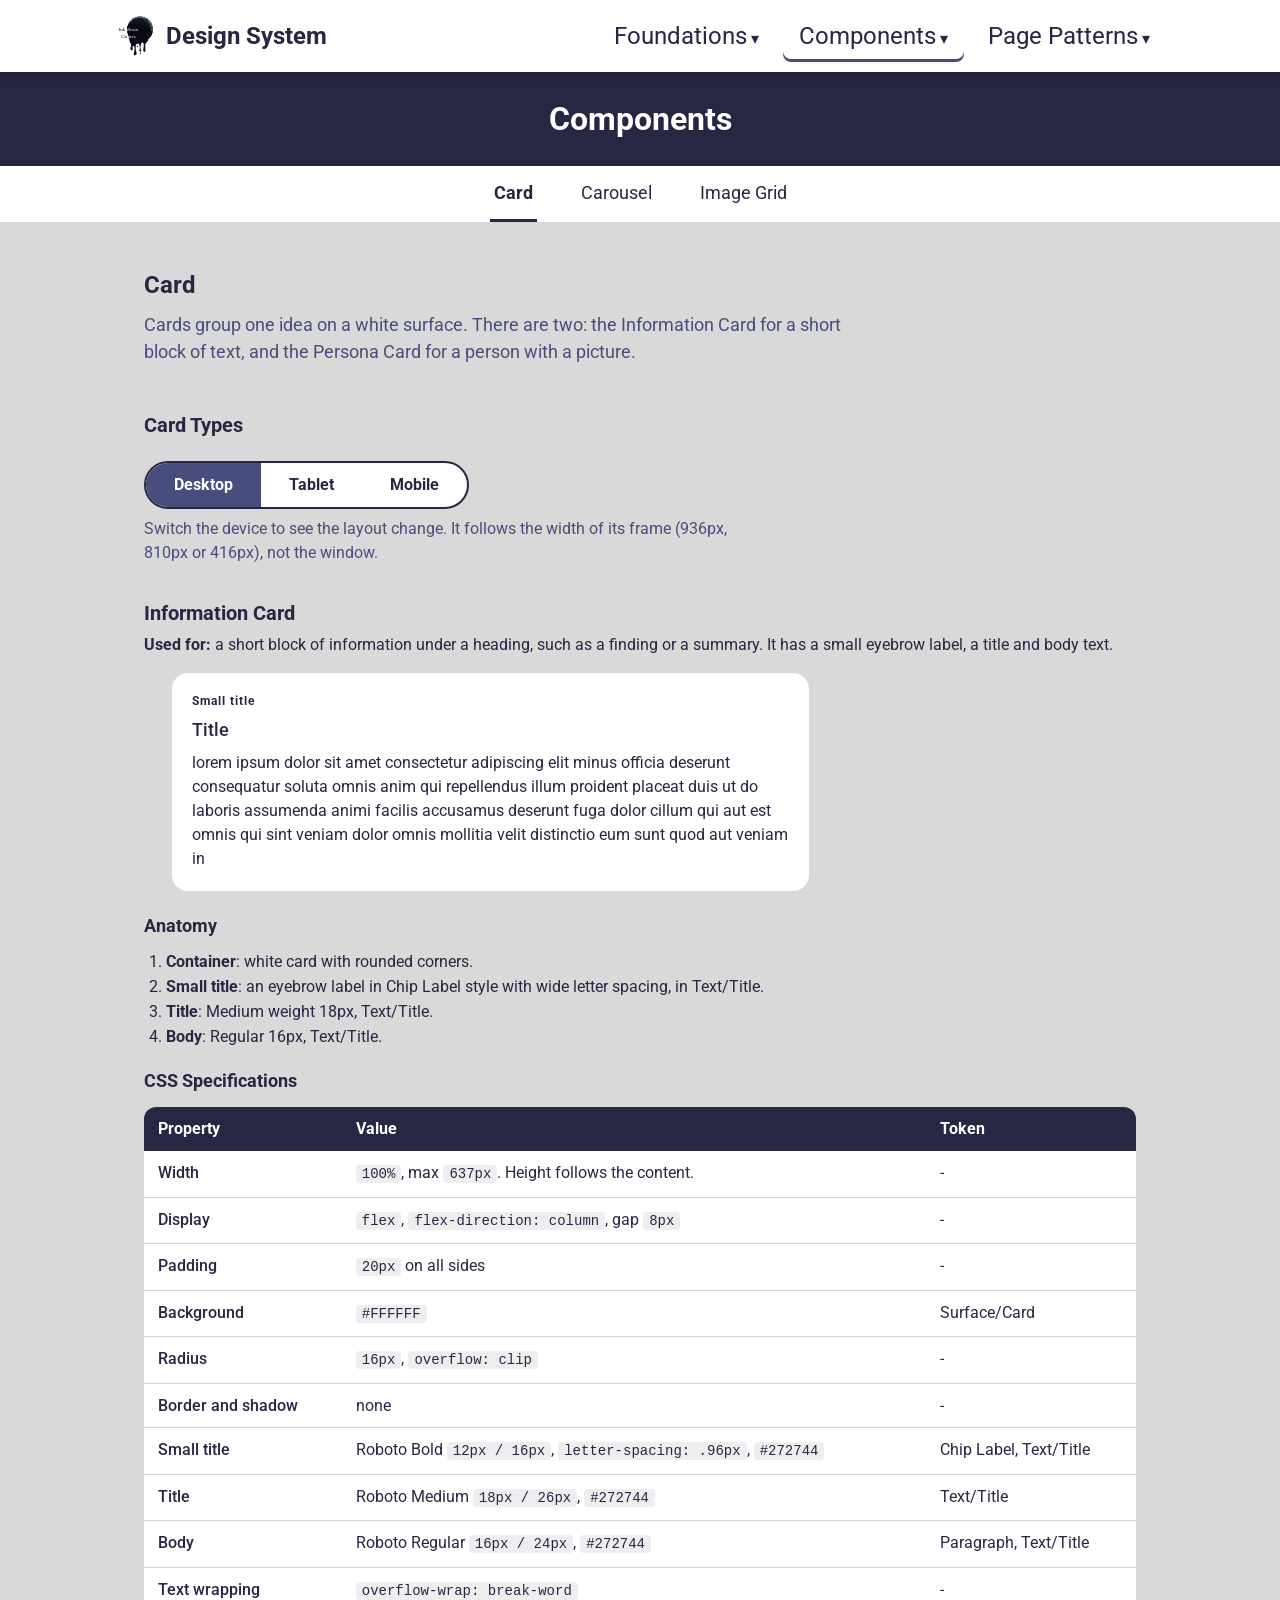
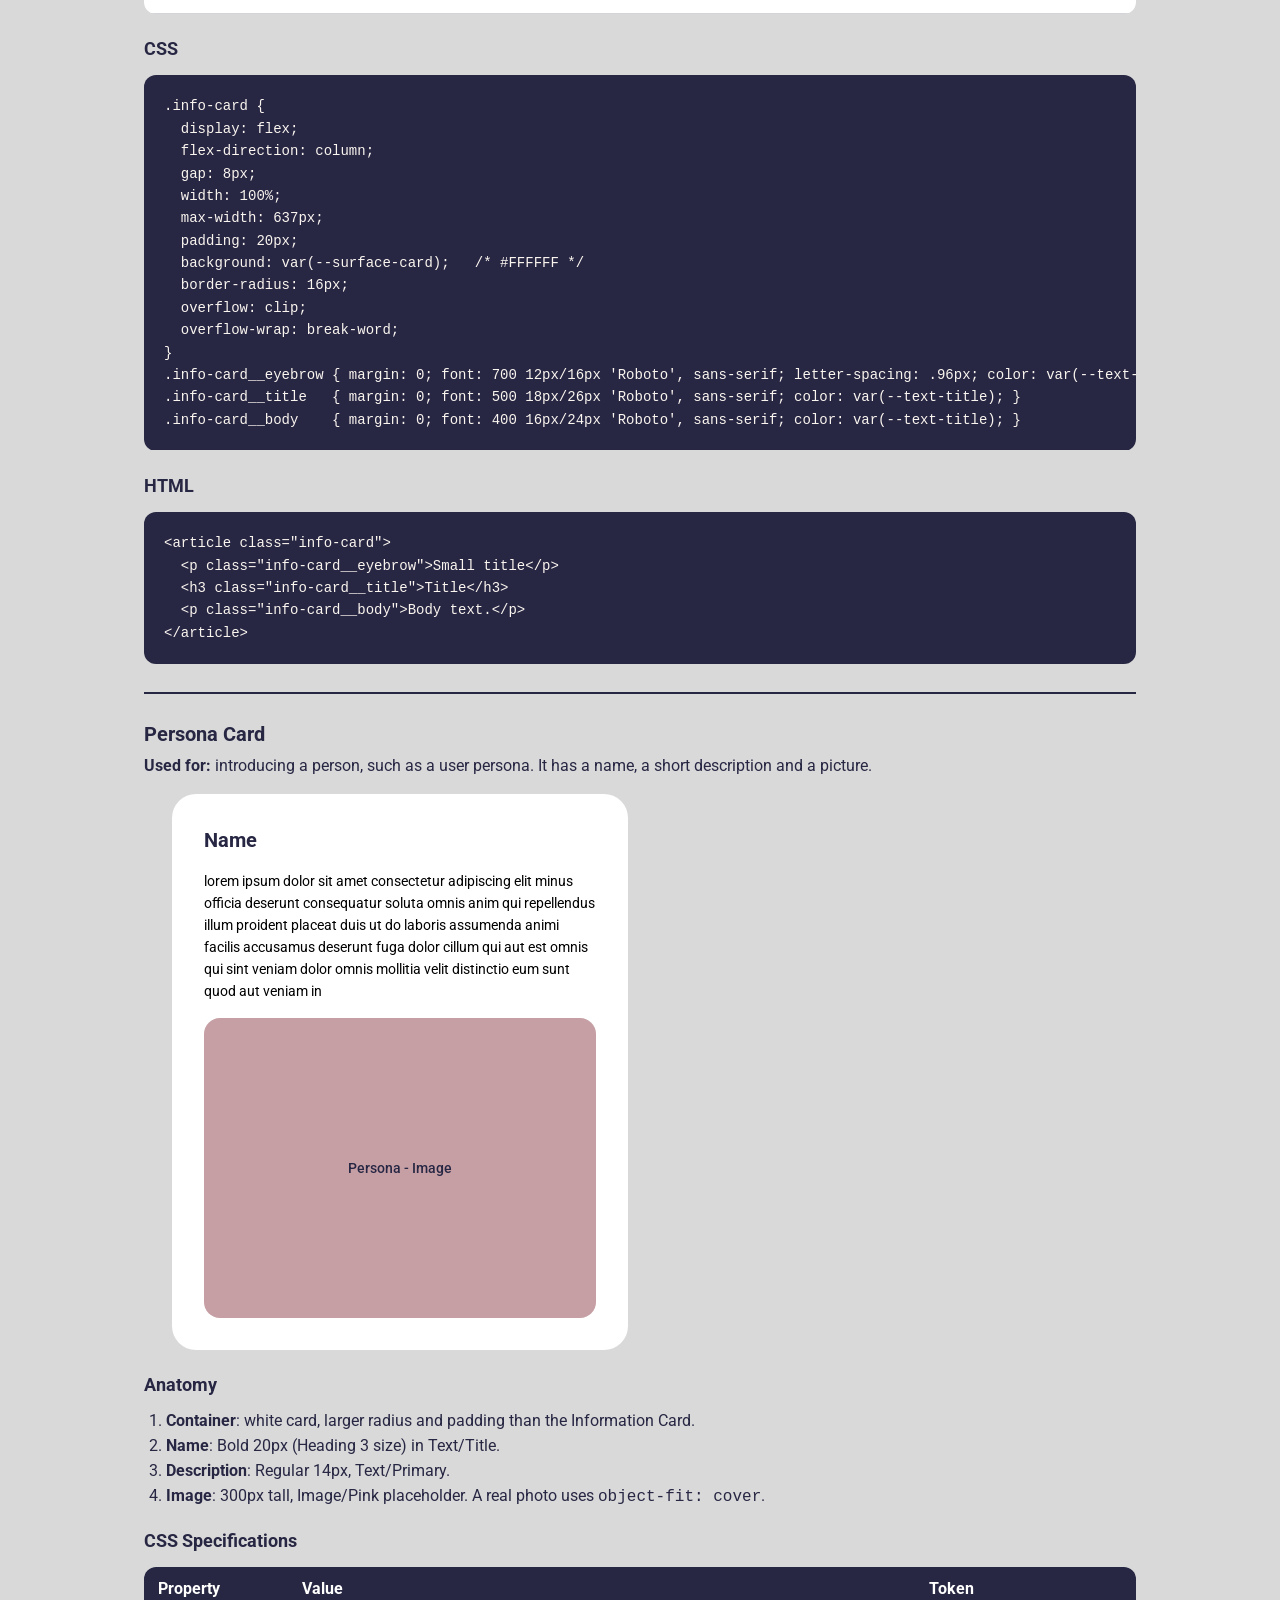
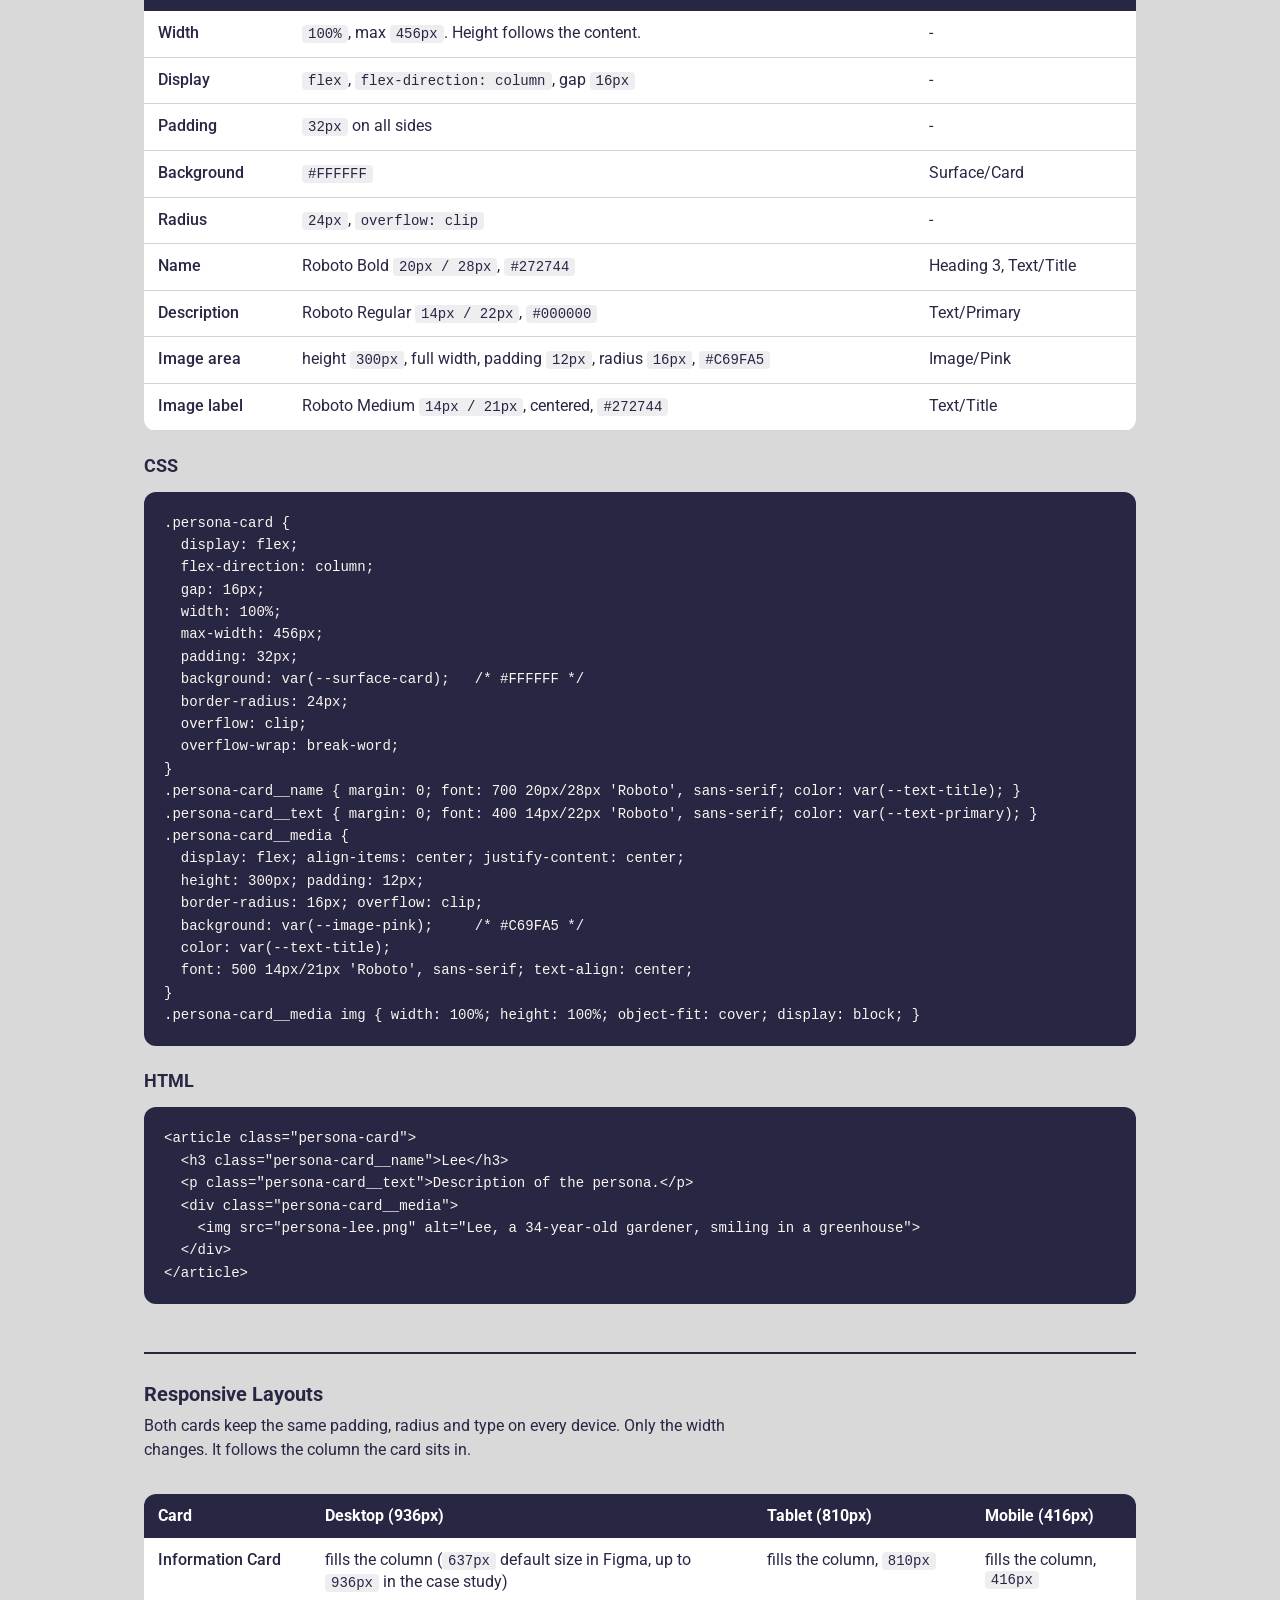
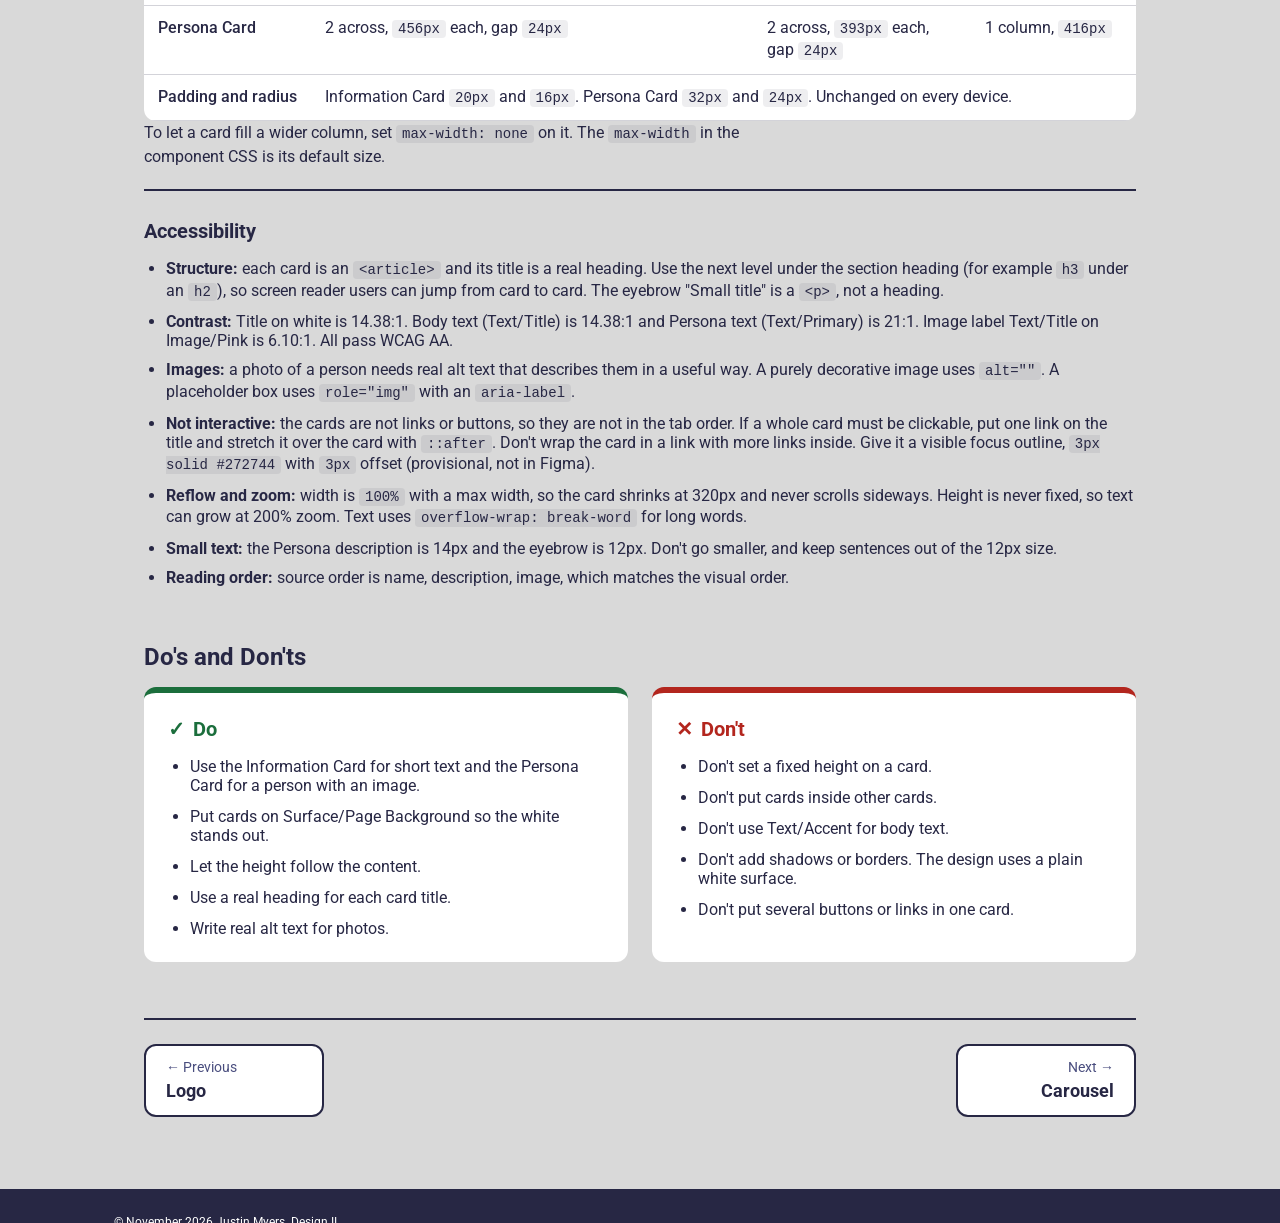
<file: components/card.html>
<!DOCTYPE html>
<html lang="en">
<head>
  <meta charset="UTF-8">
  <meta name="viewport" content="width=device-width, initial-scale=1.0">
  <title>Card | Components | Design System</title>
  <link rel="icon" href="../images/Favicon.svg" type="image/svg+xml">
  <link rel="preconnect" href="https://fonts.googleapis.com">
  <link rel="preconnect" href="https://fonts.gstatic.com" crossorigin>
  <link href="https://fonts.googleapis.com/css2?family=Roboto:wght@300;400;500;700&display=swap" rel="stylesheet">
  <link rel="stylesheet" href="../css/style.css">
  <link rel="stylesheet" href="../css/foundations.css">
  <link rel="stylesheet" href="../css/components.css">
</head>
<body>
  <a class="skip-link" href="#main">Skip to content</a>

  <header class="site-header">
    <div class="wrap">
      <a class="logo" href="../index.html" aria-label="Design System home">
        <img src="../images/color.svg" alt="">
        <span>Design System</span>
      </a>
      <nav aria-label="Main">
        <ul class="nav">
          <li class="nav-item">
            <button class="nav-btn" aria-expanded="false" aria-controls="menu-foundations">Foundations</button>
            <ul class="menu" id="menu-foundations">
              <li><a href="../foundations/color-palette.html">Color Palette</a></li>
              <li><a href="../foundations/typography.html">Typography</a></li>
              <li><a href="../foundations/logo.html">Logo</a></li>
            </ul>
          </li>
          <li class="nav-item">
            <button class="nav-btn current" aria-expanded="false" aria-controls="menu-components">Components</button>
            <ul class="menu" id="menu-components">
              <li><a href="../components/card.html" aria-current="page">Card</a></li>
              <li><a href="../components/carousel.html">Carousel</a></li>
              <li><a href="../components/image-grid.html">Image Grid</a></li>
            </ul>
          </li>
          <li class="nav-item">
            <button class="nav-btn" aria-expanded="false" aria-controls="menu-patterns">Page Patterns</button>
            <ul class="menu" id="menu-patterns">
              <li><a href="../patterns/index.html">BeeFriendly Case Study</a></li>
            </ul>
          </li>
        </ul>
      </nav>
    </div>
  </header>

  <div class="page-title"><h1>Components</h1></div>
  <nav class="subnav" aria-label="Components pages">
    <ul>
      <li><a href="card.html" aria-current="page">Card</a></li>
      <li><a href="carousel.html">Carousel</a></li>
      <li><a href="image-grid.html">Image Grid</a></li>
    </ul>
  </nav>

  <main id="main">
    <div class="content">
<h2>Card</h2>
<p class="lead">Cards group one idea on a white surface. There are two: the Information Card for a short block of text, and the Persona Card for a person with a picture.</p>

<h3 class="sub-h">Card Types</h3>
<div role="group" aria-label="Device size" class="view-toggle">
  <button type="button" data-view-target="desktop" aria-pressed="true">Desktop</button>
  <button type="button" data-view-target="tablet" aria-pressed="false">Tablet</button>
  <button type="button" data-view-target="mobile" aria-pressed="false">Mobile</button>
</div>
<p class="view-note">Switch the device to see the layout change. It follows the width of its frame (936px, 810px or 416px), not the window.</p>

<div class="variant">
  <h3>Information Card</h3>
  <p><strong>Used for:</strong> a short block of information under a heading, such as a finding or a summary. It has a small eyebrow label, a title and body text.</p>
  <div class="demo-stage device-frame" data-frame style="max-width:936px"><article class="info-card">
    <p class="info-card__eyebrow">Small title</p>
    <h4 class="info-card__title">Title</h4>
    <p class="info-card__body">lorem ipsum dolor sit amet consectetur adipiscing elit minus officia deserunt consequatur soluta omnis anim qui repellendus illum proident placeat duis ut do laboris assumenda animi facilis accusamus deserunt fuga dolor cillum qui aut est omnis qui sint veniam dolor omnis mollitia velit distinctio eum sunt quod aut veniam in</p>
  </article></div>
  <h4 class="code-title">Anatomy</h4>
  <ol class="anatomy">
    <li><strong>Container</strong>: white card with rounded corners.</li>
    <li><strong>Small title</strong>: an eyebrow label in Chip Label style with wide letter spacing, in Text/Title.</li>
    <li><strong>Title</strong>: Medium weight 18px, Text/Title.</li>
    <li><strong>Body</strong>: Regular 16px, Text/Title.</li>
  </ol>
  <h4 class="code-title">CSS Specifications</h4>
  <div class="table-scroll"><table class="spec-table" aria-label="Information Card CSS specifications">
    <thead><tr><th scope="col">Property</th><th scope="col">Value</th><th scope="col">Token</th></tr></thead>
    <tbody>
      <tr><td>Width</td><td><code>100%</code>, max <code>637px</code>. Height follows the content.</td><td>-</td></tr>
      <tr><td>Display</td><td><code>flex</code>, <code>flex-direction: column</code>, gap <code>8px</code></td><td>-</td></tr>
      <tr><td>Padding</td><td><code>20px</code> on all sides</td><td>-</td></tr>
      <tr><td>Background</td><td><code>#FFFFFF</code></td><td>Surface/Card</td></tr>
      <tr><td>Radius</td><td><code>16px</code>, <code>overflow: clip</code></td><td>-</td></tr>
      <tr><td>Border and shadow</td><td>none</td><td>-</td></tr>
      <tr><td>Small title</td><td>Roboto Bold <code>12px / 16px</code>, <code>letter-spacing: .96px</code>, <code>#272744</code></td><td>Chip Label, Text/Title</td></tr>
      <tr><td>Title</td><td>Roboto Medium <code>18px / 26px</code>, <code>#272744</code></td><td>Text/Title</td></tr>
      <tr><td>Body</td><td>Roboto Regular <code>16px / 24px</code>, <code>#272744</code></td><td>Paragraph, Text/Title</td></tr>
      <tr><td>Text wrapping</td><td><code>overflow-wrap: break-word</code></td><td>-</td></tr>
    </tbody>
  </table></div>
  <h4 class="code-title">CSS</h4>
<pre class="code-block" tabindex="0" aria-label="Information Card CSS"><code>.info-card {
  display: flex;
  flex-direction: column;
  gap: 8px;
  width: 100%;
  max-width: 637px;
  padding: 20px;
  background: var(--surface-card);   /* #FFFFFF */
  border-radius: 16px;
  overflow: clip;
  overflow-wrap: break-word;
}
.info-card__eyebrow { margin: 0; font: 700 12px/16px 'Roboto', sans-serif; letter-spacing: .96px; color: var(--text-title); }
.info-card__title   { margin: 0; font: 500 18px/26px 'Roboto', sans-serif; color: var(--text-title); }
.info-card__body    { margin: 0; font: 400 16px/24px 'Roboto', sans-serif; color: var(--text-title); }</code></pre>
  <h4 class="code-title">HTML</h4>
<pre class="code-block" tabindex="0" aria-label="Information Card HTML"><code>&lt;article class="info-card"&gt;
  &lt;p class="info-card__eyebrow"&gt;Small title&lt;/p&gt;
  &lt;h3 class="info-card__title"&gt;Title&lt;/h3&gt;
  &lt;p class="info-card__body"&gt;Body text.&lt;/p&gt;
&lt;/article&gt;</code></pre>
</div>

<div class="variant">
  <h3>Persona Card</h3>
  <p><strong>Used for:</strong> introducing a person, such as a user persona. It has a name, a short description and a picture.</p>
  <div class="demo-stage device-frame" data-frame style="max-width:936px"><article class="persona-card">
    <h4 class="persona-card__name">Name</h4>
    <p class="persona-card__text">lorem ipsum dolor sit amet consectetur adipiscing elit minus officia deserunt consequatur soluta omnis anim qui repellendus illum proident placeat duis ut do laboris assumenda animi facilis accusamus deserunt fuga dolor cillum qui aut est omnis qui sint veniam dolor omnis mollitia velit distinctio eum sunt quod aut veniam in</p>
    <div class="persona-card__media" role="img" aria-label="Placeholder for the persona photo">Persona - Image</div>
  </article></div>
  <h4 class="code-title">Anatomy</h4>
  <ol class="anatomy">
    <li><strong>Container</strong>: white card, larger radius and padding than the Information Card.</li>
    <li><strong>Name</strong>: Bold 20px (Heading 3 size) in Text/Title.</li>
    <li><strong>Description</strong>: Regular 14px, Text/Primary.</li>
    <li><strong>Image</strong>: 300px tall, Image/Pink placeholder. A real photo uses <code>object-fit: cover</code>.</li>
  </ol>
  <h4 class="code-title">CSS Specifications</h4>
  <div class="table-scroll"><table class="spec-table" aria-label="Persona Card CSS specifications">
    <thead><tr><th scope="col">Property</th><th scope="col">Value</th><th scope="col">Token</th></tr></thead>
    <tbody>
      <tr><td>Width</td><td><code>100%</code>, max <code>456px</code>. Height follows the content.</td><td>-</td></tr>
      <tr><td>Display</td><td><code>flex</code>, <code>flex-direction: column</code>, gap <code>16px</code></td><td>-</td></tr>
      <tr><td>Padding</td><td><code>32px</code> on all sides</td><td>-</td></tr>
      <tr><td>Background</td><td><code>#FFFFFF</code></td><td>Surface/Card</td></tr>
      <tr><td>Radius</td><td><code>24px</code>, <code>overflow: clip</code></td><td>-</td></tr>
      <tr><td>Name</td><td>Roboto Bold <code>20px / 28px</code>, <code>#272744</code></td><td>Heading 3, Text/Title</td></tr>
      <tr><td>Description</td><td>Roboto Regular <code>14px / 22px</code>, <code>#000000</code></td><td>Text/Primary</td></tr>
      <tr><td>Image area</td><td>height <code>300px</code>, full width, padding <code>12px</code>, radius <code>16px</code>, <code>#C69FA5</code></td><td>Image/Pink</td></tr>
      <tr><td>Image label</td><td>Roboto Medium <code>14px / 21px</code>, centered, <code>#272744</code></td><td>Text/Title</td></tr>
    </tbody>
  </table></div>
  <h4 class="code-title">CSS</h4>
<pre class="code-block" tabindex="0" aria-label="Persona Card CSS"><code>.persona-card {
  display: flex;
  flex-direction: column;
  gap: 16px;
  width: 100%;
  max-width: 456px;
  padding: 32px;
  background: var(--surface-card);   /* #FFFFFF */
  border-radius: 24px;
  overflow: clip;
  overflow-wrap: break-word;
}
.persona-card__name { margin: 0; font: 700 20px/28px 'Roboto', sans-serif; color: var(--text-title); }
.persona-card__text { margin: 0; font: 400 14px/22px 'Roboto', sans-serif; color: var(--text-primary); }
.persona-card__media {
  display: flex; align-items: center; justify-content: center;
  height: 300px; padding: 12px;
  border-radius: 16px; overflow: clip;
  background: var(--image-pink);     /* #C69FA5 */
  color: var(--text-title);
  font: 500 14px/21px 'Roboto', sans-serif; text-align: center;
}
.persona-card__media img { width: 100%; height: 100%; object-fit: cover; display: block; }</code></pre>
  <h4 class="code-title">HTML</h4>
<pre class="code-block" tabindex="0" aria-label="Persona Card HTML"><code>&lt;article class="persona-card"&gt;
  &lt;h3 class="persona-card__name"&gt;Lee&lt;/h3&gt;
  &lt;p class="persona-card__text"&gt;Description of the persona.&lt;/p&gt;
  &lt;div class="persona-card__media"&gt;
    &lt;img src="persona-lee.png" alt="Lee, a 34-year-old gardener, smiling in a greenhouse"&gt;
  &lt;/div&gt;
&lt;/article&gt;</code></pre>
</div>


<h3 class="sub-h divided">Responsive Layouts</h3>
<p>Both cards keep the same padding, radius and type on every device. Only the width changes. It follows the column the card sits in.</p>
<div class="table-scroll"><table class="spec-table" aria-label="Card layouts by device">
  <thead><tr><th scope="col">Card</th><th scope="col">Desktop (936px)</th><th scope="col">Tablet (810px)</th><th scope="col">Mobile (416px)</th></tr></thead>
  <tbody>
    <tr><td>Information Card</td><td>fills the column (<code>637px</code> default size in Figma, up to <code>936px</code> in the case study)</td><td>fills the column, <code>810px</code></td><td>fills the column, <code>416px</code></td></tr>
    <tr><td>Persona Card</td><td>2 across, <code>456px</code> each, gap <code>24px</code></td><td>2 across, <code>393px</code> each, gap <code>24px</code></td><td>1 column, <code>416px</code></td></tr>
    <tr><td>Padding and radius</td><td colspan="3">Information Card <code>20px</code> and <code>16px</code>. Persona Card <code>32px</code> and <code>24px</code>. Unchanged on every device.</td></tr>
  </tbody>
</table></div>
<p>To let a card fill a wider column, set <code>max-width: none</code> on it. The <code>max-width</code> in the component CSS is its default size.</p>
<h3 class="sub-h divided">Accessibility</h3>
<ul class="rule-list">
  <li><strong>Structure:</strong> each card is an <code>&lt;article&gt;</code> and its title is a real heading. Use the next level under the section heading (for example <code>h3</code> under an <code>h2</code>), so screen reader users can jump from card to card. The eyebrow "Small title" is a <code>&lt;p&gt;</code>, not a heading.</li>
  <li><strong>Contrast:</strong> Title on white is 14.38:1. Body text (Text/Title) is 14.38:1 and Persona text (Text/Primary) is 21:1. Image label Text/Title on Image/Pink is 6.10:1. All pass WCAG AA.</li>
  <li><strong>Images:</strong> a photo of a person needs real alt text that describes them in a useful way. A purely decorative image uses <code>alt=""</code>. A placeholder box uses <code>role="img"</code> with an <code>aria-label</code>.</li>
  <li><strong>Not interactive:</strong> the cards are not links or buttons, so they are not in the tab order. If a whole card must be clickable, put one link on the title and stretch it over the card with <code>::after</code>. Don't wrap the card in a link with more links inside. Give it a visible focus outline, <code>3px solid #272744</code> with <code>3px</code> offset (provisional, not in Figma).</li>
  <li><strong>Reflow and zoom:</strong> width is <code>100%</code> with a max width, so the card shrinks at 320px and never scrolls sideways. Height is never fixed, so text can grow at 200% zoom. Text uses <code>overflow-wrap: break-word</code> for long words.</li>
  <li><strong>Small text:</strong> the Persona description is 14px and the eyebrow is 12px. Don't go smaller, and keep sentences out of the 12px size.</li>
  <li><strong>Reading order:</strong> source order is name, description, image, which matches the visual order.</li>
</ul>

<section class="dd" aria-labelledby="dd-title">
<h2 id="dd-title">Do's and Don'ts</h2>
<div class="dd-grid">
<div class="dd-col do"><h3><span aria-hidden="true">✓</span> Do</h3><ul class="rule-list">
  <li>Use the Information Card for short text and the Persona Card for a person with an image.</li>
  <li>Put cards on Surface/Page Background so the white stands out.</li>
  <li>Let the height follow the content.</li>
  <li>Use a real heading for each card title.</li>
  <li>Write real alt text for photos.</li>
</ul></div>
<div class="dd-col dont"><h3><span aria-hidden="true">✕</span> Don't</h3><ul class="rule-list">
  <li>Don't set a fixed height on a card.</li>
  <li>Don't put cards inside other cards.</li>
  <li>Don't use Text/Accent for body text.</li>
  <li>Don't add shadows or borders. The design uses a plain white surface.</li>
  <li>Don't put several buttons or links in one card.</li>
</ul></div>
</div></section>
    <nav class="pager" aria-label="Page navigation">
      <a class="pager__link pager__link--prev" href="../foundations/logo.html" rel="prev"><span class="pager__dir">&larr; Previous</span><span class="pager__name">Logo</span></a>
      <a class="pager__link pager__link--next" href="carousel.html" rel="next"><span class="pager__dir">Next &rarr;</span><span class="pager__name">Carousel</span></a>
    </nav>
    </div>
  </main>

  <footer class="site-footer">
    <div class="wrap"><p>&copy; November 2026 Justin Myers. Design II.</p></div>
  </footer>

  <script src="../js/nav.js"></script>
  <script src="../js/view-toggle.js"></script>
</body>
</html>
</file>
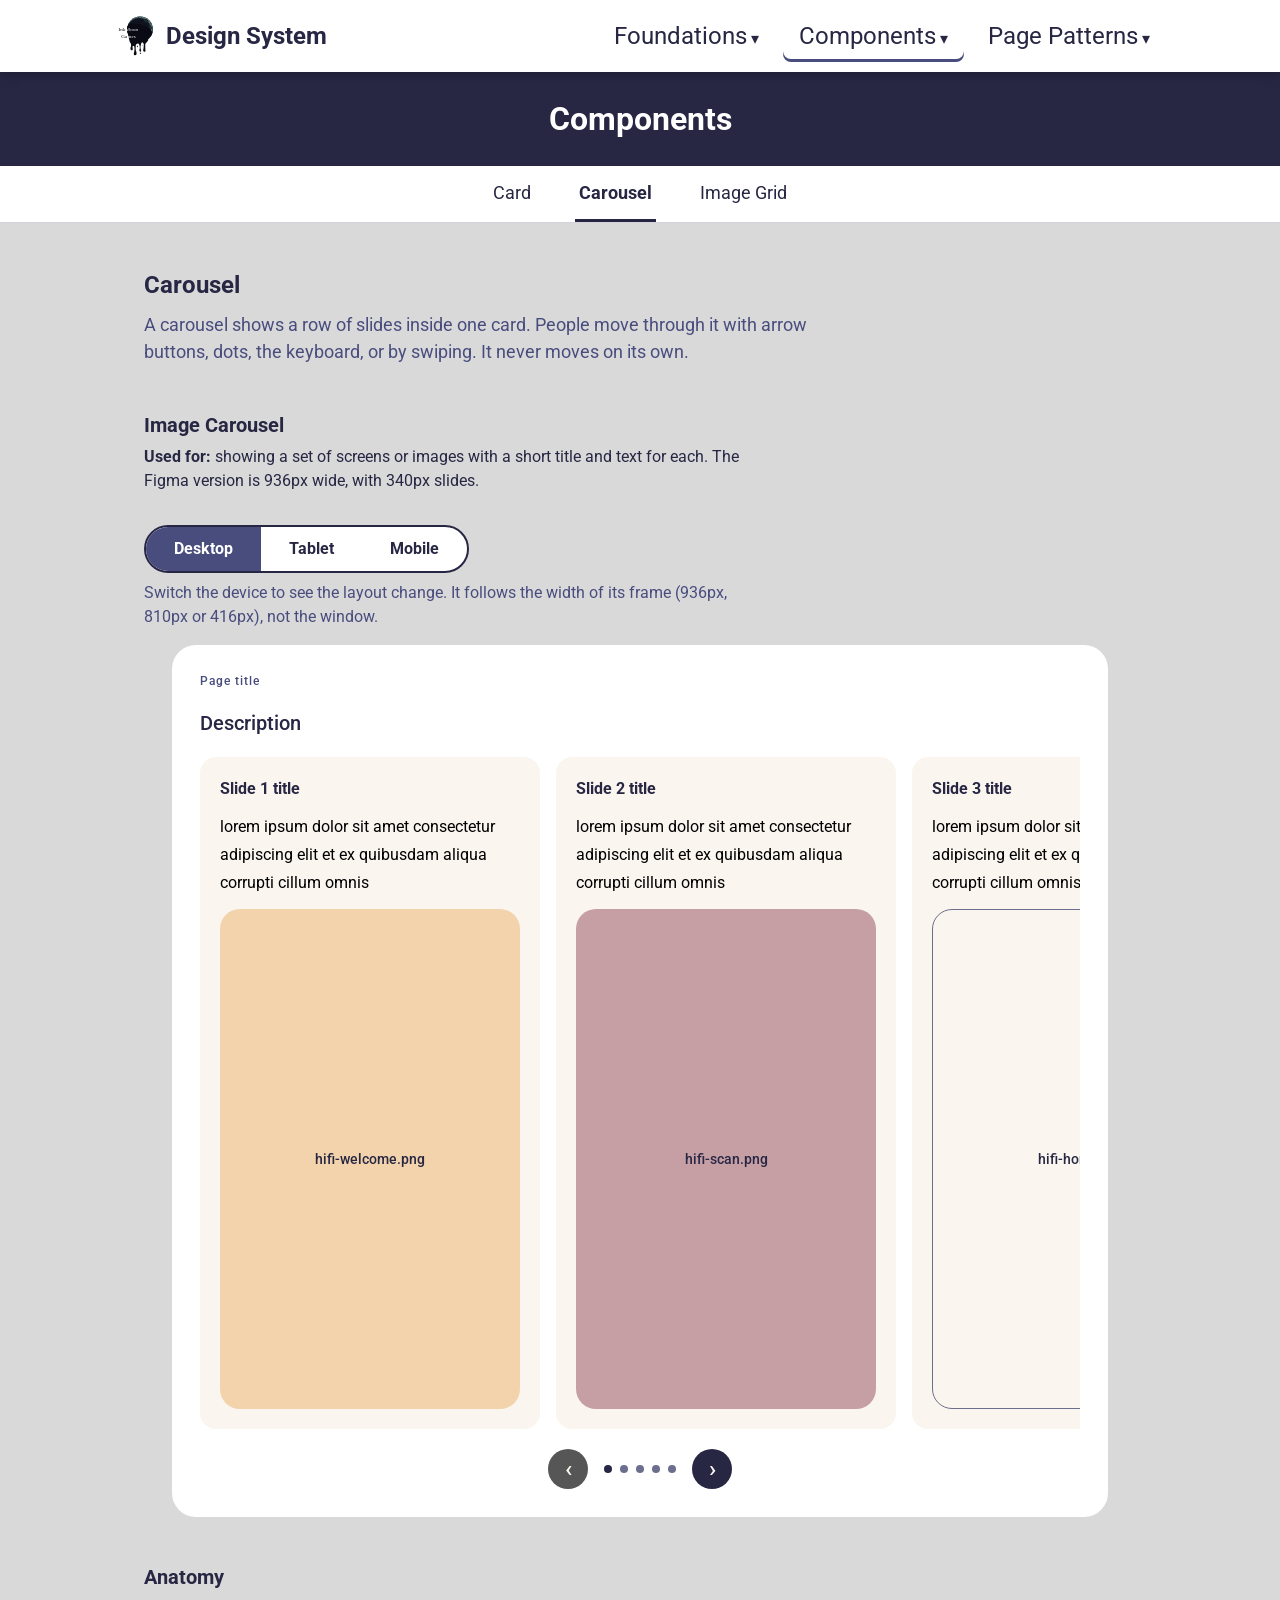
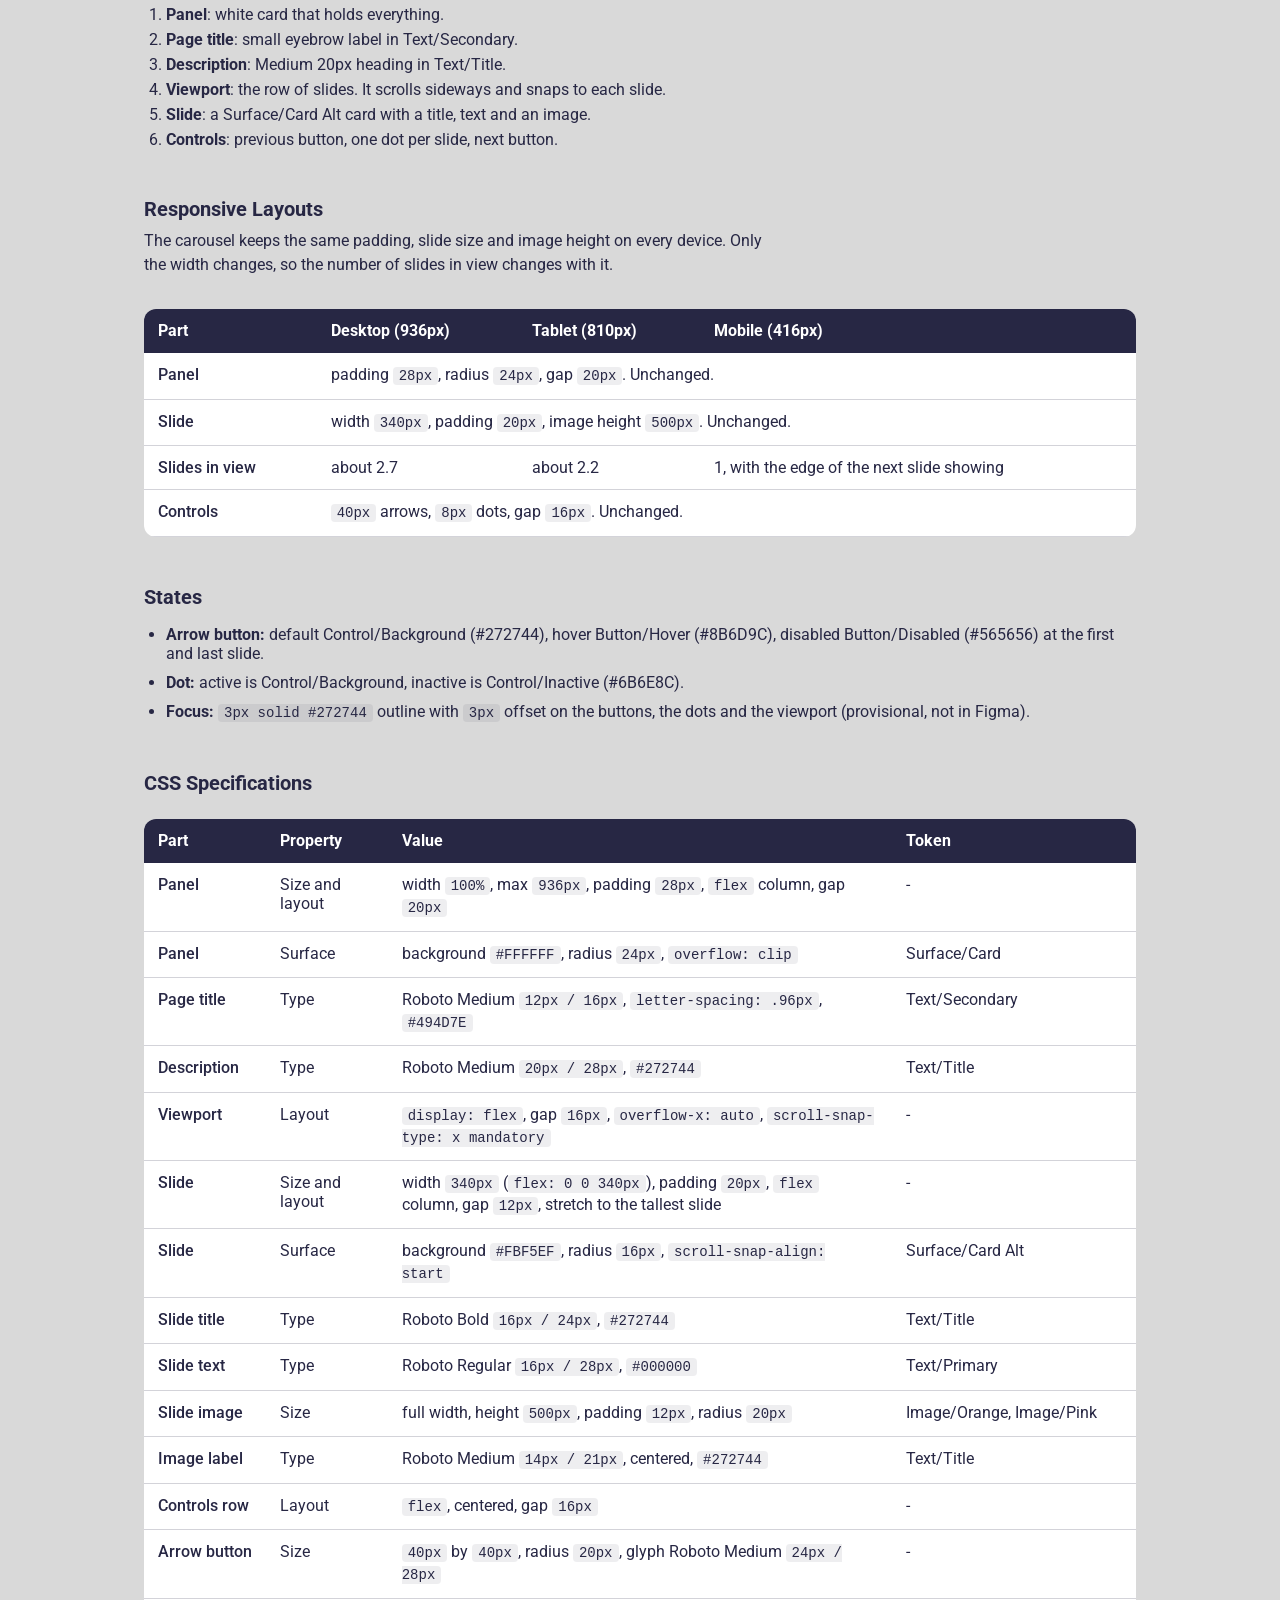
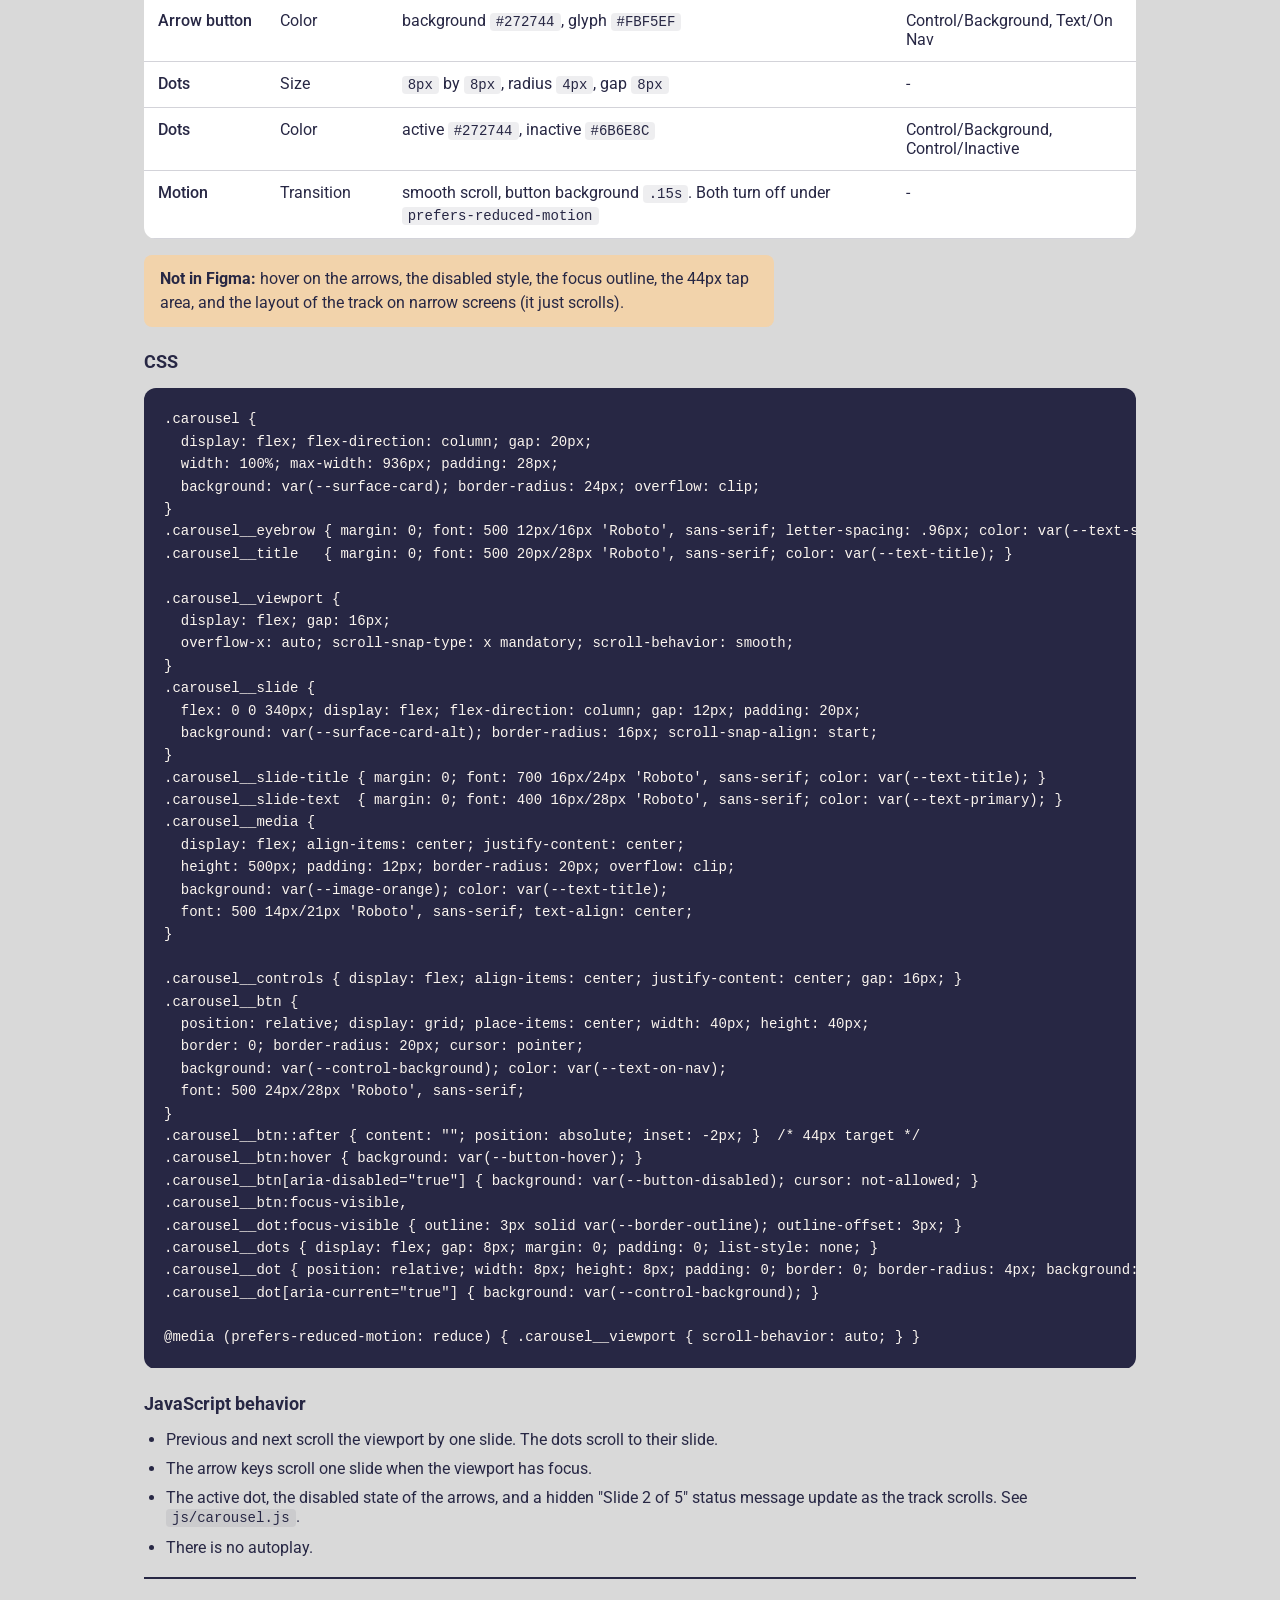
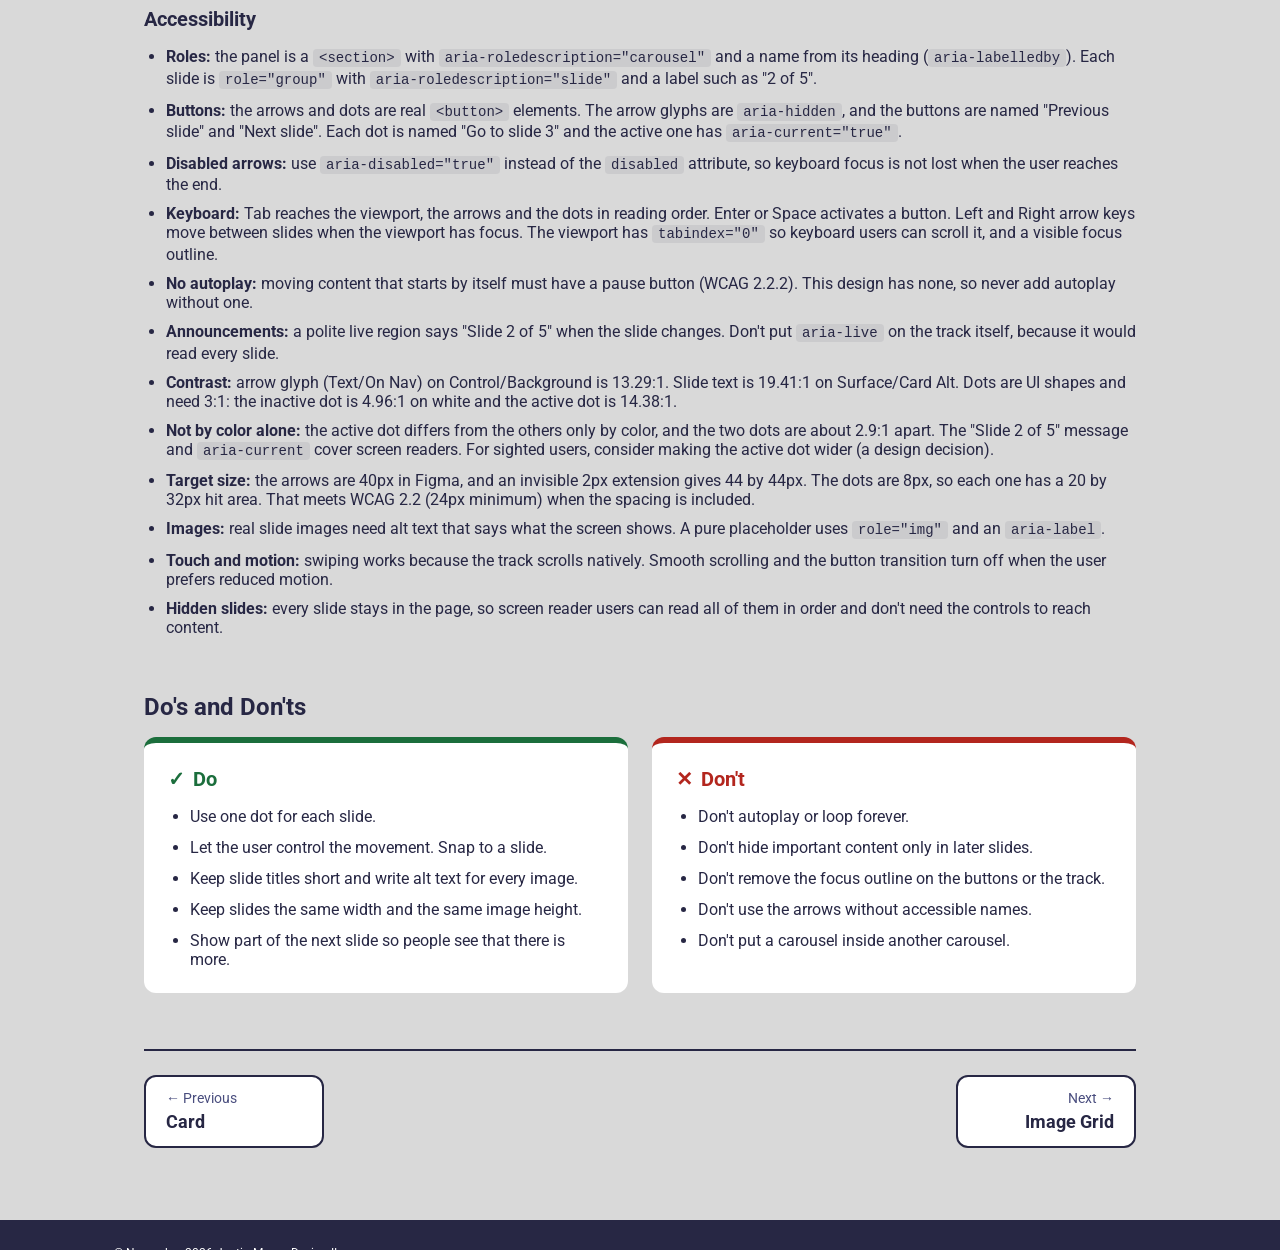
<file: components/carousel.html>
<!DOCTYPE html>
<html lang="en">
<head>
  <meta charset="UTF-8">
  <meta name="viewport" content="width=device-width, initial-scale=1.0">
  <title>Carousel | Components | Design System</title>
  <link rel="icon" href="../images/Favicon.svg" type="image/svg+xml">
  <link rel="preconnect" href="https://fonts.googleapis.com">
  <link rel="preconnect" href="https://fonts.gstatic.com" crossorigin>
  <link href="https://fonts.googleapis.com/css2?family=Roboto:wght@300;400;500;700&display=swap" rel="stylesheet">
  <link rel="stylesheet" href="../css/style.css">
  <link rel="stylesheet" href="../css/foundations.css">
  <link rel="stylesheet" href="../css/components.css">
</head>
<body>
  <a class="skip-link" href="#main">Skip to content</a>

  <header class="site-header">
    <div class="wrap">
      <a class="logo" href="../index.html" aria-label="Design System home">
        <img src="../images/color.svg" alt="">
        <span>Design System</span>
      </a>
      <nav aria-label="Main">
        <ul class="nav">
          <li class="nav-item">
            <button class="nav-btn" aria-expanded="false" aria-controls="menu-foundations">Foundations</button>
            <ul class="menu" id="menu-foundations">
              <li><a href="../foundations/color-palette.html">Color Palette</a></li>
              <li><a href="../foundations/typography.html">Typography</a></li>
              <li><a href="../foundations/logo.html">Logo</a></li>
            </ul>
          </li>
          <li class="nav-item">
            <button class="nav-btn current" aria-expanded="false" aria-controls="menu-components">Components</button>
            <ul class="menu" id="menu-components">
              <li><a href="../components/card.html">Card</a></li>
              <li><a href="../components/carousel.html" aria-current="page">Carousel</a></li>
              <li><a href="../components/image-grid.html">Image Grid</a></li>
            </ul>
          </li>
          <li class="nav-item">
            <button class="nav-btn" aria-expanded="false" aria-controls="menu-patterns">Page Patterns</button>
            <ul class="menu" id="menu-patterns">
              <li><a href="../patterns/index.html">BeeFriendly Case Study</a></li>
            </ul>
          </li>
        </ul>
      </nav>
    </div>
  </header>

  <div class="page-title"><h1>Components</h1></div>
  <nav class="subnav" aria-label="Components pages">
    <ul>
      <li><a href="card.html">Card</a></li>
      <li><a href="carousel.html" aria-current="page">Carousel</a></li>
      <li><a href="image-grid.html">Image Grid</a></li>
    </ul>
  </nav>

  <main id="main">
    <div class="content">
<h2>Carousel</h2>
<p class="lead">A carousel shows a row of slides inside one card. People move through it with arrow buttons, dots, the keyboard, or by swiping. It never moves on its own.</p>

<h3 class="sub-h">Image Carousel</h3>
<p><strong>Used for:</strong> showing a set of screens or images with a short title and text for each. The Figma version is 936px wide, with 340px slides.</p>
<div role="group" aria-label="Device size" class="view-toggle">
  <button type="button" data-view-target="desktop" aria-pressed="true">Desktop</button>
  <button type="button" data-view-target="tablet" aria-pressed="false">Tablet</button>
  <button type="button" data-view-target="mobile" aria-pressed="false">Mobile</button>
</div>
<p class="view-note">Switch the device to see the layout change. It follows the width of its frame (936px, 810px or 416px), not the window.</p><div class="demo-stage device-frame" data-frame style="max-width:936px">
  <section class="carousel" data-carousel aria-roledescription="carousel" aria-labelledby="car-title">
    <p class="carousel__eyebrow">Page title</p>
    <h4 class="carousel__title" id="car-title">Description</h4>
    <div class="carousel__viewport" tabindex="0" role="group" aria-label="Slides. Use the left and right arrow keys to move.">
      <div class="carousel__slide" role="group" aria-roledescription="slide" aria-label="1 of 5">
        <h4 class="carousel__slide-title">Slide 1 title</h4>
        <p class="carousel__slide-text">lorem ipsum dolor sit amet consectetur adipiscing elit et ex quibusdam aliqua corrupti cillum omnis</p>
        <div class="carousel__media " role="img" aria-label="Welcome screen of the app (placeholder)">hifi-welcome.png</div>
      </div>
      <div class="carousel__slide" role="group" aria-roledescription="slide" aria-label="2 of 5">
        <h4 class="carousel__slide-title">Slide 2 title</h4>
        <p class="carousel__slide-text">lorem ipsum dolor sit amet consectetur adipiscing elit et ex quibusdam aliqua corrupti cillum omnis</p>
        <div class="carousel__media carousel__media--pink" role="img" aria-label="Scan screen of the app (placeholder)">hifi-scan.png</div>
      </div>
      <div class="carousel__slide" role="group" aria-roledescription="slide" aria-label="3 of 5">
        <h4 class="carousel__slide-title">Slide 3 title</h4>
        <p class="carousel__slide-text">lorem ipsum dolor sit amet consectetur adipiscing elit et ex quibusdam aliqua corrupti cillum omnis</p>
        <div class="carousel__media carousel__media--cream" role="img" aria-label="Home screen of the app (placeholder)">hifi-home.png</div>
      </div>
      <div class="carousel__slide" role="group" aria-roledescription="slide" aria-label="4 of 5">
        <h4 class="carousel__slide-title">Slide 4 title</h4>
        <p class="carousel__slide-text">lorem ipsum dolor sit amet consectetur adipiscing elit et ex quibusdam aliqua corrupti cillum omnis</p>
        <div class="carousel__media " role="img" aria-label="Catalog screen of the app (placeholder)">hifi-catalog.png</div>
      </div>
      <div class="carousel__slide" role="group" aria-roledescription="slide" aria-label="5 of 5">
        <h4 class="carousel__slide-title">Slide 5 title</h4>
        <p class="carousel__slide-text">lorem ipsum dolor sit amet consectetur adipiscing elit et ex quibusdam aliqua corrupti cillum omnis</p>
        <div class="carousel__media carousel__media--pink" role="img" aria-label="Garden screen of the app (placeholder)">hifi-garden.png</div>
      </div>
    </div>
    <div class="carousel__controls">
      <button class="carousel__btn" type="button" data-carousel-prev aria-label="Previous slide"><span aria-hidden="true">&lsaquo;</span></button>
      <ul class="carousel__dots">
        <li><button class="carousel__dot" type="button" aria-label="Go to slide 1"></button></li>
        <li><button class="carousel__dot" type="button" aria-label="Go to slide 2"></button></li>
        <li><button class="carousel__dot" type="button" aria-label="Go to slide 3"></button></li>
        <li><button class="carousel__dot" type="button" aria-label="Go to slide 4"></button></li>
        <li><button class="carousel__dot" type="button" aria-label="Go to slide 5"></button></li>
      </ul>
      <button class="carousel__btn" type="button" data-carousel-next aria-label="Next slide"><span aria-hidden="true">&rsaquo;</span></button>
    </div>
    <p class="sr-only" role="status" aria-live="polite" data-carousel-status></p>
  </section>
</div>

<h3 class="sub-h">Anatomy</h3>
<ol class="anatomy">
  <li><strong>Panel</strong>: white card that holds everything.</li>
  <li><strong>Page title</strong>: small eyebrow label in Text/Secondary.</li>
  <li><strong>Description</strong>: Medium 20px heading in Text/Title.</li>
  <li><strong>Viewport</strong>: the row of slides. It scrolls sideways and snaps to each slide.</li>
  <li><strong>Slide</strong>: a Surface/Card Alt card with a title, text and an image.</li>
  <li><strong>Controls</strong>: previous button, one dot per slide, next button.</li>
</ol>


<h3 class="sub-h">Responsive Layouts</h3>
<p>The carousel keeps the same padding, slide size and image height on every device. Only the width changes, so the number of slides in view changes with it.</p>
<div class="table-scroll"><table class="spec-table" aria-label="Carousel layouts by device">
  <thead><tr><th scope="col">Part</th><th scope="col">Desktop (936px)</th><th scope="col">Tablet (810px)</th><th scope="col">Mobile (416px)</th></tr></thead>
  <tbody>
    <tr><td>Panel</td><td colspan="3">padding <code>28px</code>, radius <code>24px</code>, gap <code>20px</code>. Unchanged.</td></tr>
    <tr><td>Slide</td><td colspan="3">width <code>340px</code>, padding <code>20px</code>, image height <code>500px</code>. Unchanged.</td></tr>
    <tr><td>Slides in view</td><td>about 2.7</td><td>about 2.2</td><td>1, with the edge of the next slide showing</td></tr>
    <tr><td>Controls</td><td colspan="3"><code>40px</code> arrows, <code>8px</code> dots, gap <code>16px</code>. Unchanged.</td></tr>
  </tbody>
</table></div>
<h3 class="sub-h">States</h3>
<ul class="rule-list">
  <li><strong>Arrow button:</strong> default Control/Background (#272744), hover Button/Hover (#8B6D9C), disabled Button/Disabled (#565656) at the first and last slide.</li>
  <li><strong>Dot:</strong> active is Control/Background, inactive is Control/Inactive (#6B6E8C).</li>
  <li><strong>Focus:</strong> <code>3px solid #272744</code> outline with <code>3px</code> offset on the buttons, the dots and the viewport (provisional, not in Figma).</li>
</ul>

<h3 class="sub-h">CSS Specifications</h3>
<div class="table-scroll"><table class="spec-table" aria-label="Carousel CSS specifications">
  <thead><tr><th scope="col">Part</th><th scope="col">Property</th><th scope="col">Value</th><th scope="col">Token</th></tr></thead>
  <tbody>
    <tr><td>Panel</td><td>Size and layout</td><td>width <code>100%</code>, max <code>936px</code>, padding <code>28px</code>, <code>flex</code> column, gap <code>20px</code></td><td>-</td></tr>
    <tr><td>Panel</td><td>Surface</td><td>background <code>#FFFFFF</code>, radius <code>24px</code>, <code>overflow: clip</code></td><td>Surface/Card</td></tr>
    <tr><td>Page title</td><td>Type</td><td>Roboto Medium <code>12px / 16px</code>, <code>letter-spacing: .96px</code>, <code>#494D7E</code></td><td>Text/Secondary</td></tr>
    <tr><td>Description</td><td>Type</td><td>Roboto Medium <code>20px / 28px</code>, <code>#272744</code></td><td>Text/Title</td></tr>
    <tr><td>Viewport</td><td>Layout</td><td><code>display: flex</code>, gap <code>16px</code>, <code>overflow-x: auto</code>, <code>scroll-snap-type: x mandatory</code></td><td>-</td></tr>
    <tr><td>Slide</td><td>Size and layout</td><td>width <code>340px</code> (<code>flex: 0 0 340px</code>), padding <code>20px</code>, <code>flex</code> column, gap <code>12px</code>, stretch to the tallest slide</td><td>-</td></tr>
    <tr><td>Slide</td><td>Surface</td><td>background <code>#FBF5EF</code>, radius <code>16px</code>, <code>scroll-snap-align: start</code></td><td>Surface/Card Alt</td></tr>
    <tr><td>Slide title</td><td>Type</td><td>Roboto Bold <code>16px / 24px</code>, <code>#272744</code></td><td>Text/Title</td></tr>
    <tr><td>Slide text</td><td>Type</td><td>Roboto Regular <code>16px / 28px</code>, <code>#000000</code></td><td>Text/Primary</td></tr>
    <tr><td>Slide image</td><td>Size</td><td>full width, height <code>500px</code>, padding <code>12px</code>, radius <code>20px</code></td><td>Image/Orange, Image/Pink</td></tr>
    <tr><td>Image label</td><td>Type</td><td>Roboto Medium <code>14px / 21px</code>, centered, <code>#272744</code></td><td>Text/Title</td></tr>
    <tr><td>Controls row</td><td>Layout</td><td><code>flex</code>, centered, gap <code>16px</code></td><td>-</td></tr>
    <tr><td>Arrow button</td><td>Size</td><td><code>40px</code> by <code>40px</code>, radius <code>20px</code>, glyph Roboto Medium <code>24px / 28px</code></td><td>-</td></tr>
    <tr><td>Arrow button</td><td>Color</td><td>background <code>#272744</code>, glyph <code>#FBF5EF</code></td><td>Control/Background, Text/On Nav</td></tr>
    <tr><td>Dots</td><td>Size</td><td><code>8px</code> by <code>8px</code>, radius <code>4px</code>, gap <code>8px</code></td><td>-</td></tr>
    <tr><td>Dots</td><td>Color</td><td>active <code>#272744</code>, inactive <code>#6B6E8C</code></td><td>Control/Background, Control/Inactive</td></tr>
    <tr><td>Motion</td><td>Transition</td><td>smooth scroll, button background <code>.15s</code>. Both turn off under <code>prefers-reduced-motion</code></td><td>-</td></tr>
  </tbody>
</table></div>
<p class="provisional"><strong>Not in Figma:</strong> hover on the arrows, the disabled style, the focus outline, the 44px tap area, and the layout of the track on narrow screens (it just scrolls).</p>

<h4 class="code-title">CSS</h4>
<pre class="code-block" tabindex="0" aria-label="Carousel CSS"><code>.carousel {
  display: flex; flex-direction: column; gap: 20px;
  width: 100%; max-width: 936px; padding: 28px;
  background: var(--surface-card); border-radius: 24px; overflow: clip;
}
.carousel__eyebrow { margin: 0; font: 500 12px/16px 'Roboto', sans-serif; letter-spacing: .96px; color: var(--text-secondary); }
.carousel__title   { margin: 0; font: 500 20px/28px 'Roboto', sans-serif; color: var(--text-title); }

.carousel__viewport {
  display: flex; gap: 16px;
  overflow-x: auto; scroll-snap-type: x mandatory; scroll-behavior: smooth;
}
.carousel__slide {
  flex: 0 0 340px; display: flex; flex-direction: column; gap: 12px; padding: 20px;
  background: var(--surface-card-alt); border-radius: 16px; scroll-snap-align: start;
}
.carousel__slide-title { margin: 0; font: 700 16px/24px 'Roboto', sans-serif; color: var(--text-title); }
.carousel__slide-text  { margin: 0; font: 400 16px/28px 'Roboto', sans-serif; color: var(--text-primary); }
.carousel__media {
  display: flex; align-items: center; justify-content: center;
  height: 500px; padding: 12px; border-radius: 20px; overflow: clip;
  background: var(--image-orange); color: var(--text-title);
  font: 500 14px/21px 'Roboto', sans-serif; text-align: center;
}

.carousel__controls { display: flex; align-items: center; justify-content: center; gap: 16px; }
.carousel__btn {
  position: relative; display: grid; place-items: center; width: 40px; height: 40px;
  border: 0; border-radius: 20px; cursor: pointer;
  background: var(--control-background); color: var(--text-on-nav);
  font: 500 24px/28px 'Roboto', sans-serif;
}
.carousel__btn::after { content: ""; position: absolute; inset: -2px; }  /* 44px target */
.carousel__btn:hover { background: var(--button-hover); }
.carousel__btn[aria-disabled="true"] { background: var(--button-disabled); cursor: not-allowed; }
.carousel__btn:focus-visible,
.carousel__dot:focus-visible { outline: 3px solid var(--border-outline); outline-offset: 3px; }
.carousel__dots { display: flex; gap: 8px; margin: 0; padding: 0; list-style: none; }
.carousel__dot { position: relative; width: 8px; height: 8px; padding: 0; border: 0; border-radius: 4px; background: var(--control-inactive); }
.carousel__dot[aria-current="true"] { background: var(--control-background); }

@media (prefers-reduced-motion: reduce) { .carousel__viewport { scroll-behavior: auto; } }</code></pre>
<h4 class="code-title">JavaScript behavior</h4>
<ul class="rule-list">
  <li>Previous and next scroll the viewport by one slide. The dots scroll to their slide.</li>
  <li>The arrow keys scroll one slide when the viewport has focus.</li>
  <li>The active dot, the disabled state of the arrows, and a hidden "Slide 2 of 5" status message update as the track scrolls. See <code>js/carousel.js</code>.</li>
  <li>There is no autoplay.</li>
</ul>

<h3 class="sub-h divided">Accessibility</h3>
<ul class="rule-list">
  <li><strong>Roles:</strong> the panel is a <code>&lt;section&gt;</code> with <code>aria-roledescription="carousel"</code> and a name from its heading (<code>aria-labelledby</code>). Each slide is <code>role="group"</code> with <code>aria-roledescription="slide"</code> and a label such as "2 of 5".</li>
  <li><strong>Buttons:</strong> the arrows and dots are real <code>&lt;button&gt;</code> elements. The arrow glyphs are <code>aria-hidden</code>, and the buttons are named "Previous slide" and "Next slide". Each dot is named "Go to slide 3" and the active one has <code>aria-current="true"</code>.</li>
  <li><strong>Disabled arrows:</strong> use <code>aria-disabled="true"</code> instead of the <code>disabled</code> attribute, so keyboard focus is not lost when the user reaches the end.</li>
  <li><strong>Keyboard:</strong> Tab reaches the viewport, the arrows and the dots in reading order. Enter or Space activates a button. Left and Right arrow keys move between slides when the viewport has focus. The viewport has <code>tabindex="0"</code> so keyboard users can scroll it, and a visible focus outline.</li>
  <li><strong>No autoplay:</strong> moving content that starts by itself must have a pause button (WCAG 2.2.2). This design has none, so never add autoplay without one.</li>
  <li><strong>Announcements:</strong> a polite live region says "Slide 2 of 5" when the slide changes. Don't put <code>aria-live</code> on the track itself, because it would read every slide.</li>
  <li><strong>Contrast:</strong> arrow glyph (Text/On Nav) on Control/Background is 13.29:1. Slide text is 19.41:1 on Surface/Card Alt. Dots are UI shapes and need 3:1: the inactive dot is 4.96:1 on white and the active dot is 14.38:1.</li>
  <li><strong>Not by color alone:</strong> the active dot differs from the others only by color, and the two dots are about 2.9:1 apart. The "Slide 2 of 5" message and <code>aria-current</code> cover screen readers. For sighted users, consider making the active dot wider (a design decision).</li>
  <li><strong>Target size:</strong> the arrows are 40px in Figma, and an invisible 2px extension gives 44 by 44px. The dots are 8px, so each one has a 20 by 32px hit area. That meets WCAG 2.2 (24px minimum) when the spacing is included.</li>
  <li><strong>Images:</strong> real slide images need alt text that says what the screen shows. A pure placeholder uses <code>role="img"</code> and an <code>aria-label</code>.</li>
  <li><strong>Touch and motion:</strong> swiping works because the track scrolls natively. Smooth scrolling and the button transition turn off when the user prefers reduced motion.</li>
  <li><strong>Hidden slides:</strong> every slide stays in the page, so screen reader users can read all of them in order and don't need the controls to reach content.</li>
</ul>

<section class="dd" aria-labelledby="dd-title">
<h2 id="dd-title">Do's and Don'ts</h2>
<div class="dd-grid">
<div class="dd-col do"><h3><span aria-hidden="true">✓</span> Do</h3><ul class="rule-list">
  <li>Use one dot for each slide.</li>
  <li>Let the user control the movement. Snap to a slide.</li>
  <li>Keep slide titles short and write alt text for every image.</li>
  <li>Keep slides the same width and the same image height.</li>
  <li>Show part of the next slide so people see that there is more.</li>
</ul></div>
<div class="dd-col dont"><h3><span aria-hidden="true">✕</span> Don't</h3><ul class="rule-list">
  <li>Don't autoplay or loop forever.</li>
  <li>Don't hide important content only in later slides.</li>
  <li>Don't remove the focus outline on the buttons or the track.</li>
  <li>Don't use the arrows without accessible names.</li>
  <li>Don't put a carousel inside another carousel.</li>
</ul></div>
</div></section>
    <nav class="pager" aria-label="Page navigation">
      <a class="pager__link pager__link--prev" href="card.html" rel="prev"><span class="pager__dir">&larr; Previous</span><span class="pager__name">Card</span></a>
      <a class="pager__link pager__link--next" href="image-grid.html" rel="next"><span class="pager__dir">Next &rarr;</span><span class="pager__name">Image Grid</span></a>
    </nav>
    </div>
  </main>

  <footer class="site-footer">
    <div class="wrap"><p>&copy; November 2026 Justin Myers. Design II.</p></div>
  </footer>

  <script src="../js/nav.js"></script>
  <script src="../js/carousel.js"></script>
  <script src="../js/view-toggle.js"></script>
</body>
</html>
</file>
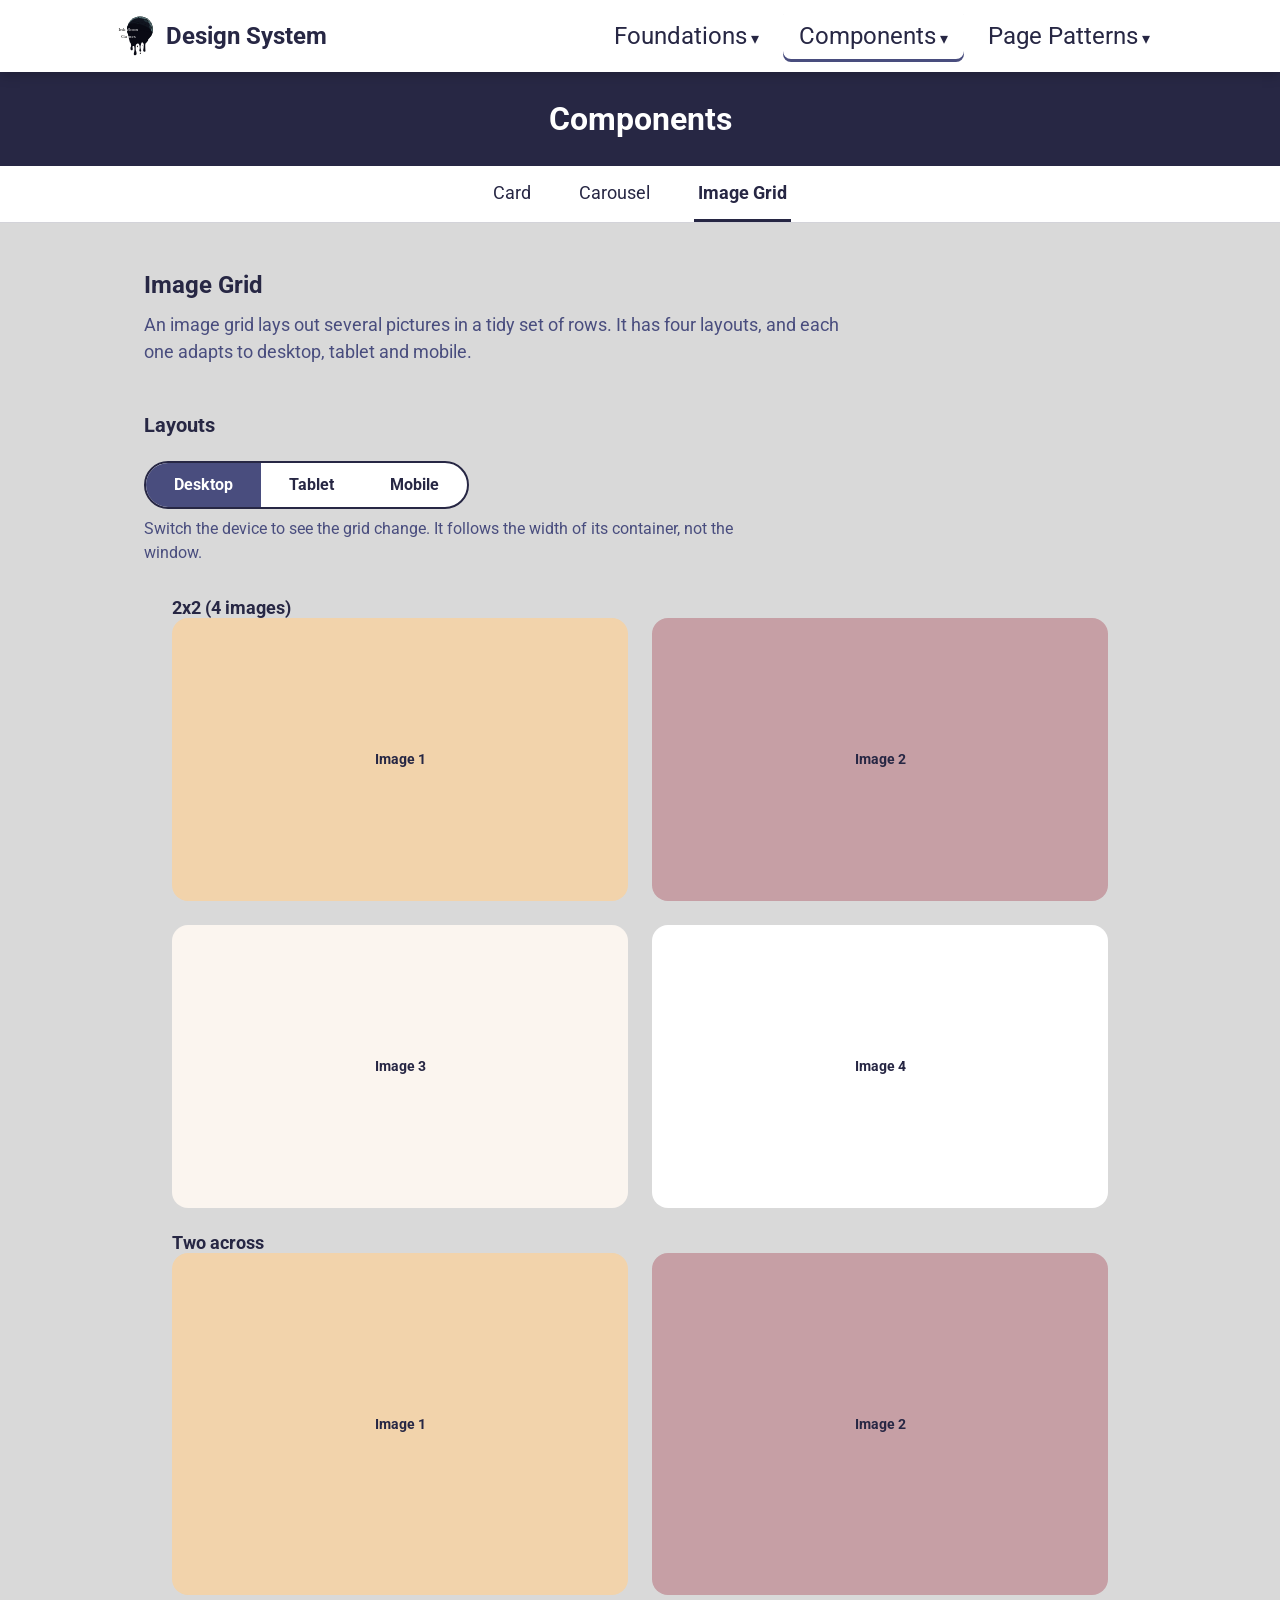
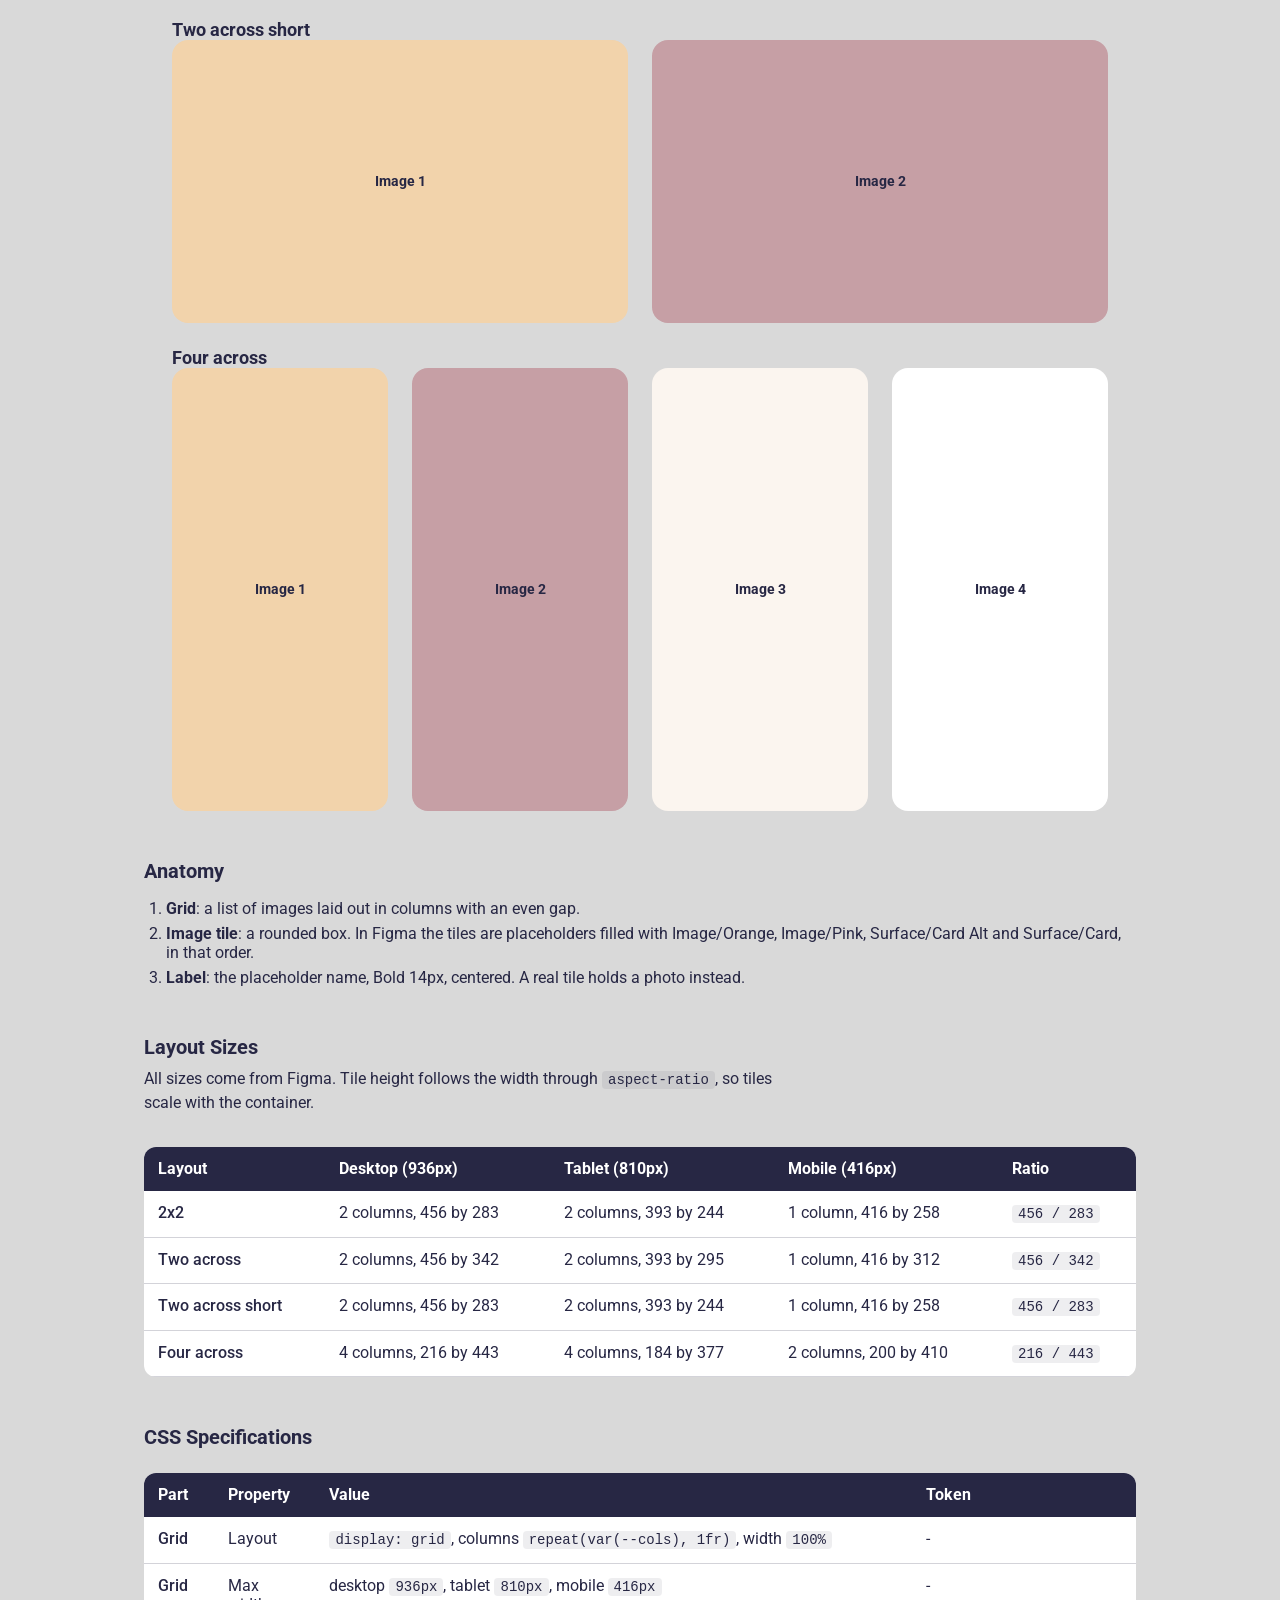
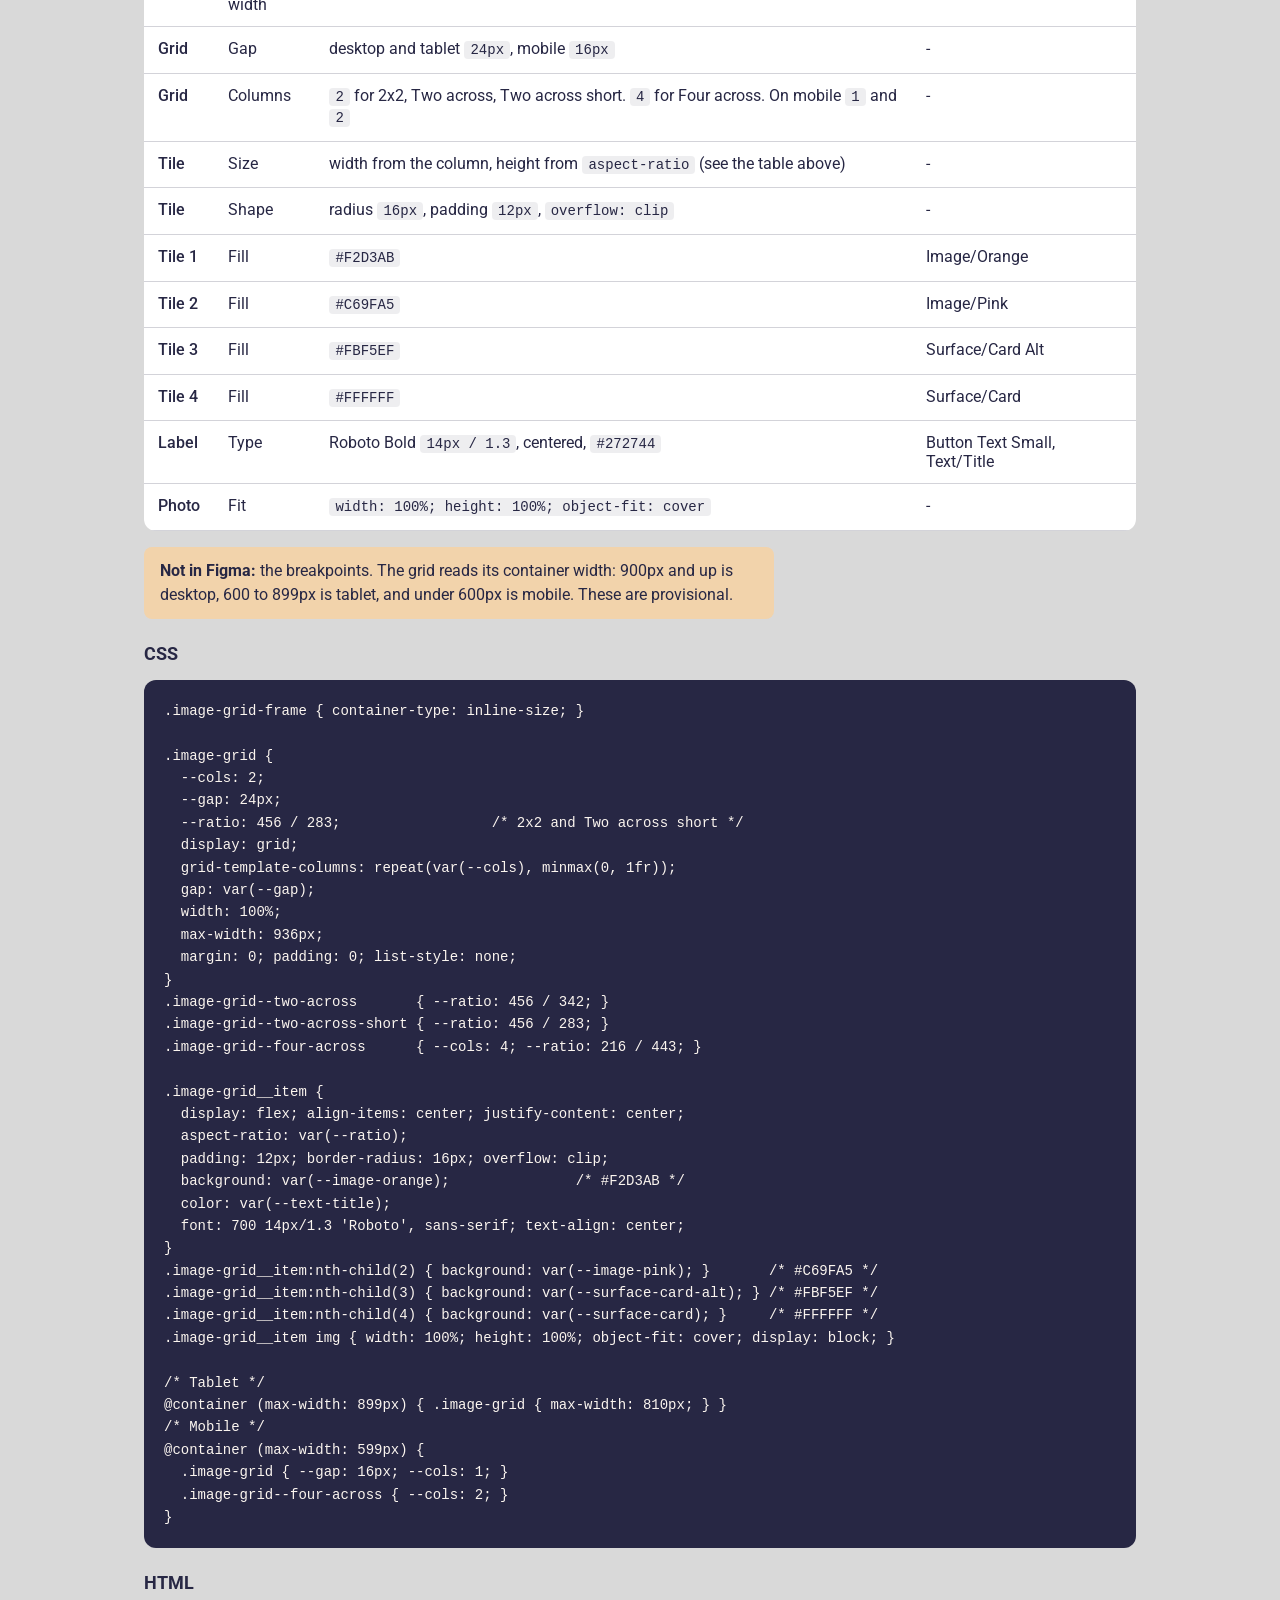
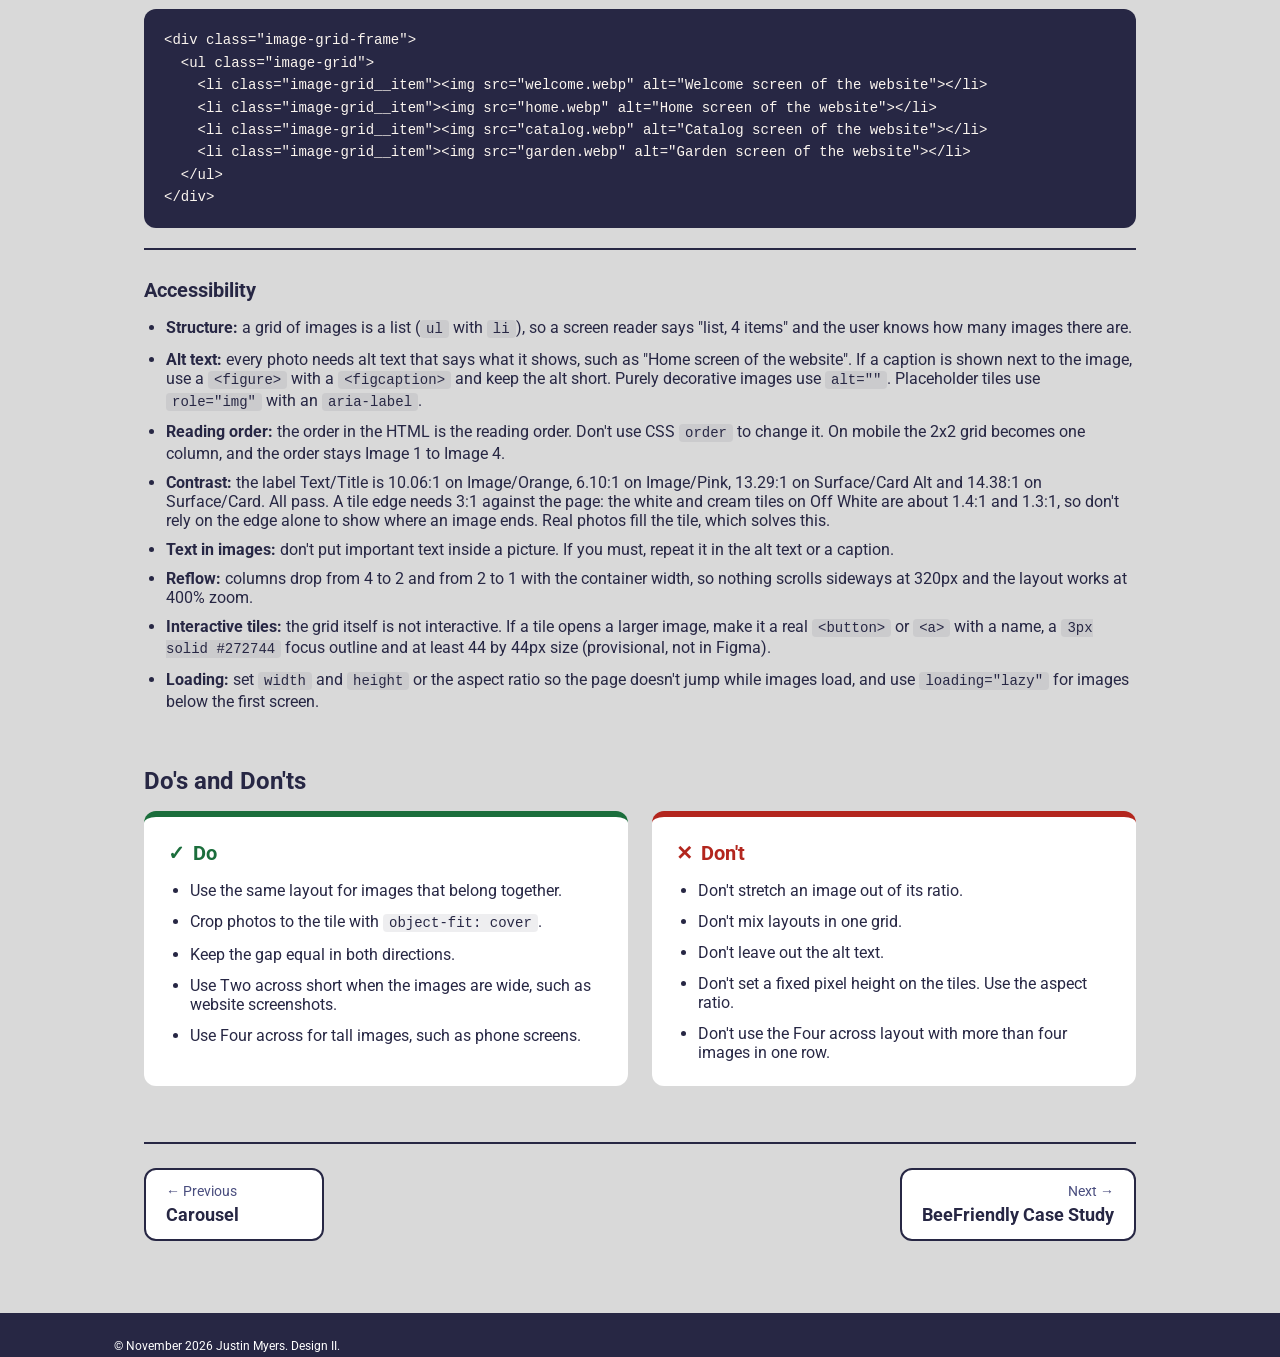
<file: components/image-grid.html>
<!DOCTYPE html>
<html lang="en">
<head>
  <meta charset="UTF-8">
  <meta name="viewport" content="width=device-width, initial-scale=1.0">
  <title>Image Grid | Components | Design System</title>
  <link rel="icon" href="../images/Favicon.svg" type="image/svg+xml">
  <link rel="preconnect" href="https://fonts.googleapis.com">
  <link rel="preconnect" href="https://fonts.gstatic.com" crossorigin>
  <link href="https://fonts.googleapis.com/css2?family=Roboto:wght@300;400;500;700&display=swap" rel="stylesheet">
  <link rel="stylesheet" href="../css/style.css">
  <link rel="stylesheet" href="../css/foundations.css">
  <link rel="stylesheet" href="../css/components.css">
</head>
<body>
  <a class="skip-link" href="#main">Skip to content</a>

  <header class="site-header">
    <div class="wrap">
      <a class="logo" href="../index.html" aria-label="Design System home">
        <img src="../images/color.svg" alt="">
        <span>Design System</span>
      </a>
      <nav aria-label="Main">
        <ul class="nav">
          <li class="nav-item">
            <button class="nav-btn" aria-expanded="false" aria-controls="menu-foundations">Foundations</button>
            <ul class="menu" id="menu-foundations">
              <li><a href="../foundations/color-palette.html">Color Palette</a></li>
              <li><a href="../foundations/typography.html">Typography</a></li>
              <li><a href="../foundations/logo.html">Logo</a></li>
            </ul>
          </li>
          <li class="nav-item">
            <button class="nav-btn current" aria-expanded="false" aria-controls="menu-components">Components</button>
            <ul class="menu" id="menu-components">
              <li><a href="../components/card.html">Card</a></li>
              <li><a href="../components/carousel.html">Carousel</a></li>
              <li><a href="../components/image-grid.html" aria-current="page">Image Grid</a></li>
            </ul>
          </li>
          <li class="nav-item">
            <button class="nav-btn" aria-expanded="false" aria-controls="menu-patterns">Page Patterns</button>
            <ul class="menu" id="menu-patterns">
              <li><a href="../patterns/index.html">BeeFriendly Case Study</a></li>
            </ul>
          </li>
        </ul>
      </nav>
    </div>
  </header>

  <div class="page-title"><h1>Components</h1></div>
  <nav class="subnav" aria-label="Components pages">
    <ul>
      <li><a href="card.html">Card</a></li>
      <li><a href="carousel.html">Carousel</a></li>
      <li><a href="image-grid.html" aria-current="page">Image Grid</a></li>
    </ul>
  </nav>

  <main id="main">
    <div class="content">
<h2>Image Grid</h2>
<p class="lead">An image grid lays out several pictures in a tidy set of rows. It has four layouts, and each one adapts to desktop, tablet and mobile.</p>

<h3 class="sub-h">Layouts</h3>
<div role="group" aria-label="Device size" class="view-toggle">
  <button type="button" data-view-target="desktop" aria-pressed="true">Desktop</button>
  <button type="button" data-view-target="tablet" aria-pressed="false">Tablet</button>
  <button type="button" data-view-target="mobile" aria-pressed="false">Mobile</button>
</div>
<p class="view-note">Switch the device to see the grid change. It follows the width of its container, not the window.</p>
<div class="image-grid-frame" data-frame style="max-width:936px">
  <h4 class="code-title">2x2 (4 images)</h4>
  <ul class="image-grid ">
        <li class="image-grid__item" role="img" aria-label="Placeholder image 1">Image 1</li>
        <li class="image-grid__item" role="img" aria-label="Placeholder image 2">Image 2</li>
        <li class="image-grid__item" role="img" aria-label="Placeholder image 3">Image 3</li>
        <li class="image-grid__item" role="img" aria-label="Placeholder image 4">Image 4</li>
  </ul>
  <h4 class="code-title">Two across</h4>
  <ul class="image-grid image-grid--two-across">
        <li class="image-grid__item" role="img" aria-label="Placeholder image 1">Image 1</li>
        <li class="image-grid__item" role="img" aria-label="Placeholder image 2">Image 2</li>
  </ul>
  <h4 class="code-title">Two across short</h4>
  <ul class="image-grid image-grid--two-across-short">
        <li class="image-grid__item" role="img" aria-label="Placeholder image 1">Image 1</li>
        <li class="image-grid__item" role="img" aria-label="Placeholder image 2">Image 2</li>
  </ul>
  <h4 class="code-title">Four across</h4>
  <ul class="image-grid image-grid--four-across">
        <li class="image-grid__item" role="img" aria-label="Placeholder image 1">Image 1</li>
        <li class="image-grid__item" role="img" aria-label="Placeholder image 2">Image 2</li>
        <li class="image-grid__item" role="img" aria-label="Placeholder image 3">Image 3</li>
        <li class="image-grid__item" role="img" aria-label="Placeholder image 4">Image 4</li>
  </ul>
</div>

<h3 class="sub-h">Anatomy</h3>
<ol class="anatomy">
  <li><strong>Grid</strong>: a list of images laid out in columns with an even gap.</li>
  <li><strong>Image tile</strong>: a rounded box. In Figma the tiles are placeholders filled with Image/Orange, Image/Pink, Surface/Card Alt and Surface/Card, in that order.</li>
  <li><strong>Label</strong>: the placeholder name, Bold 14px, centered. A real tile holds a photo instead.</li>
</ol>

<h3 class="sub-h">Layout Sizes</h3>
<p>All sizes come from Figma. Tile height follows the width through <code>aspect-ratio</code>, so tiles scale with the container.</p>
<div class="table-scroll"><table class="spec-table" aria-label="Image grid sizes">
  <thead><tr><th scope="col">Layout</th><th scope="col">Desktop (936px)</th><th scope="col">Tablet (810px)</th><th scope="col">Mobile (416px)</th><th scope="col">Ratio</th></tr></thead>
  <tbody>
    <tr><td>2x2</td><td>2 columns, 456 by 283</td><td>2 columns, 393 by 244</td><td>1 column, 416 by 258</td><td><code>456 / 283</code></td></tr>
    <tr><td>Two across</td><td>2 columns, 456 by 342</td><td>2 columns, 393 by 295</td><td>1 column, 416 by 312</td><td><code>456 / 342</code></td></tr>
    <tr><td>Two across short</td><td>2 columns, 456 by 283</td><td>2 columns, 393 by 244</td><td>1 column, 416 by 258</td><td><code>456 / 283</code></td></tr>
    <tr><td>Four across</td><td>4 columns, 216 by 443</td><td>4 columns, 184 by 377</td><td>2 columns, 200 by 410</td><td><code>216 / 443</code></td></tr>
  </tbody>
</table></div>

<h3 class="sub-h">CSS Specifications</h3>
<div class="table-scroll"><table class="spec-table" aria-label="Image grid CSS specifications">
  <thead><tr><th scope="col">Part</th><th scope="col">Property</th><th scope="col">Value</th><th scope="col">Token</th></tr></thead>
  <tbody>
    <tr><td>Grid</td><td>Layout</td><td><code>display: grid</code>, columns <code>repeat(var(--cols), 1fr)</code>, width <code>100%</code></td><td>-</td></tr>
    <tr><td>Grid</td><td>Max width</td><td>desktop <code>936px</code>, tablet <code>810px</code>, mobile <code>416px</code></td><td>-</td></tr>
    <tr><td>Grid</td><td>Gap</td><td>desktop and tablet <code>24px</code>, mobile <code>16px</code></td><td>-</td></tr>
    <tr><td>Grid</td><td>Columns</td><td><code>2</code> for 2x2, Two across, Two across short. <code>4</code> for Four across. On mobile <code>1</code> and <code>2</code></td><td>-</td></tr>
    <tr><td>Tile</td><td>Size</td><td>width from the column, height from <code>aspect-ratio</code> (see the table above)</td><td>-</td></tr>
    <tr><td>Tile</td><td>Shape</td><td>radius <code>16px</code>, padding <code>12px</code>, <code>overflow: clip</code></td><td>-</td></tr>
    <tr><td>Tile 1</td><td>Fill</td><td><code>#F2D3AB</code></td><td>Image/Orange</td></tr>
    <tr><td>Tile 2</td><td>Fill</td><td><code>#C69FA5</code></td><td>Image/Pink</td></tr>
    <tr><td>Tile 3</td><td>Fill</td><td><code>#FBF5EF</code></td><td>Surface/Card Alt</td></tr>
    <tr><td>Tile 4</td><td>Fill</td><td><code>#FFFFFF</code></td><td>Surface/Card</td></tr>
    <tr><td>Label</td><td>Type</td><td>Roboto Bold <code>14px / 1.3</code>, centered, <code>#272744</code></td><td>Button Text Small, Text/Title</td></tr>
    <tr><td>Photo</td><td>Fit</td><td><code>width: 100%; height: 100%; object-fit: cover</code></td><td>-</td></tr>
  </tbody>
</table></div>
<p class="provisional"><strong>Not in Figma:</strong> the breakpoints. The grid reads its container width: 900px and up is desktop, 600 to 899px is tablet, and under 600px is mobile. These are provisional.</p>

<h4 class="code-title">CSS</h4>
<pre class="code-block" tabindex="0" aria-label="Image Grid CSS"><code>.image-grid-frame { container-type: inline-size; }

.image-grid {
  --cols: 2;
  --gap: 24px;
  --ratio: 456 / 283;                  /* 2x2 and Two across short */
  display: grid;
  grid-template-columns: repeat(var(--cols), minmax(0, 1fr));
  gap: var(--gap);
  width: 100%;
  max-width: 936px;
  margin: 0; padding: 0; list-style: none;
}
.image-grid--two-across       { --ratio: 456 / 342; }
.image-grid--two-across-short { --ratio: 456 / 283; }
.image-grid--four-across      { --cols: 4; --ratio: 216 / 443; }

.image-grid__item {
  display: flex; align-items: center; justify-content: center;
  aspect-ratio: var(--ratio);
  padding: 12px; border-radius: 16px; overflow: clip;
  background: var(--image-orange);               /* #F2D3AB */
  color: var(--text-title);
  font: 700 14px/1.3 'Roboto', sans-serif; text-align: center;
}
.image-grid__item:nth-child(2) { background: var(--image-pink); }       /* #C69FA5 */
.image-grid__item:nth-child(3) { background: var(--surface-card-alt); } /* #FBF5EF */
.image-grid__item:nth-child(4) { background: var(--surface-card); }     /* #FFFFFF */
.image-grid__item img { width: 100%; height: 100%; object-fit: cover; display: block; }

/* Tablet */
@container (max-width: 899px) { .image-grid { max-width: 810px; } }
/* Mobile */
@container (max-width: 599px) {
  .image-grid { --gap: 16px; --cols: 1; }
  .image-grid--four-across { --cols: 2; }
}</code></pre>
<h4 class="code-title">HTML</h4>
<pre class="code-block" tabindex="0" aria-label="Image Grid HTML"><code>&lt;div class="image-grid-frame"&gt;
  &lt;ul class="image-grid"&gt;
    &lt;li class="image-grid__item"&gt;&lt;img src="welcome.webp" alt="Welcome screen of the website"&gt;&lt;/li&gt;
    &lt;li class="image-grid__item"&gt;&lt;img src="home.webp" alt="Home screen of the website"&gt;&lt;/li&gt;
    &lt;li class="image-grid__item"&gt;&lt;img src="catalog.webp" alt="Catalog screen of the website"&gt;&lt;/li&gt;
    &lt;li class="image-grid__item"&gt;&lt;img src="garden.webp" alt="Garden screen of the website"&gt;&lt;/li&gt;
  &lt;/ul&gt;
&lt;/div&gt;</code></pre>

<h3 class="sub-h divided">Accessibility</h3>
<ul class="rule-list">
  <li><strong>Structure:</strong> a grid of images is a list (<code>ul</code> with <code>li</code>), so a screen reader says "list, 4 items" and the user knows how many images there are.</li>
  <li><strong>Alt text:</strong> every photo needs alt text that says what it shows, such as "Home screen of the website". If a caption is shown next to the image, use a <code>&lt;figure&gt;</code> with a <code>&lt;figcaption&gt;</code> and keep the alt short. Purely decorative images use <code>alt=""</code>. Placeholder tiles use <code>role="img"</code> with an <code>aria-label</code>.</li>
  <li><strong>Reading order:</strong> the order in the HTML is the reading order. Don't use CSS <code>order</code> to change it. On mobile the 2x2 grid becomes one column, and the order stays Image 1 to Image 4.</li>
  <li><strong>Contrast:</strong> the label Text/Title is 10.06:1 on Image/Orange, 6.10:1 on Image/Pink, 13.29:1 on Surface/Card Alt and 14.38:1 on Surface/Card. All pass. A tile edge needs 3:1 against the page: the white and cream tiles on Off White are about 1.4:1 and 1.3:1, so don't rely on the edge alone to show where an image ends. Real photos fill the tile, which solves this.</li>
  <li><strong>Text in images:</strong> don't put important text inside a picture. If you must, repeat it in the alt text or a caption.</li>
  <li><strong>Reflow:</strong> columns drop from 4 to 2 and from 2 to 1 with the container width, so nothing scrolls sideways at 320px and the layout works at 400% zoom.</li>
  <li><strong>Interactive tiles:</strong> the grid itself is not interactive. If a tile opens a larger image, make it a real <code>&lt;button&gt;</code> or <code>&lt;a&gt;</code> with a name, a <code>3px solid #272744</code> focus outline and at least 44 by 44px size (provisional, not in Figma).</li>
  <li><strong>Loading:</strong> set <code>width</code> and <code>height</code> or the aspect ratio so the page doesn't jump while images load, and use <code>loading="lazy"</code> for images below the first screen.</li>
</ul>

<section class="dd" aria-labelledby="dd-title">
<h2 id="dd-title">Do's and Don'ts</h2>
<div class="dd-grid">
<div class="dd-col do"><h3><span aria-hidden="true">✓</span> Do</h3><ul class="rule-list">
  <li>Use the same layout for images that belong together.</li>
  <li>Crop photos to the tile with <code>object-fit: cover</code>.</li>
  <li>Keep the gap equal in both directions.</li>
  <li>Use Two across short when the images are wide, such as website screenshots.</li>
  <li>Use Four across for tall images, such as phone screens.</li>
</ul></div>
<div class="dd-col dont"><h3><span aria-hidden="true">✕</span> Don't</h3><ul class="rule-list">
  <li>Don't stretch an image out of its ratio.</li>
  <li>Don't mix layouts in one grid.</li>
  <li>Don't leave out the alt text.</li>
  <li>Don't set a fixed pixel height on the tiles. Use the aspect ratio.</li>
  <li>Don't use the Four across layout with more than four images in one row.</li>
</ul></div>
</div></section>
    <nav class="pager" aria-label="Page navigation">
      <a class="pager__link pager__link--prev" href="carousel.html" rel="prev"><span class="pager__dir">&larr; Previous</span><span class="pager__name">Carousel</span></a>
      <a class="pager__link pager__link--next" href="../patterns/index.html" rel="next"><span class="pager__dir">Next &rarr;</span><span class="pager__name">BeeFriendly Case Study</span></a>
    </nav>
    </div>
  </main>

  <footer class="site-footer">
    <div class="wrap"><p>&copy; November 2026 Justin Myers. Design II.</p></div>
  </footer>

  <script src="../js/nav.js"></script>
  <script src="../js/view-toggle.js"></script>
</body>
</html>
</file>
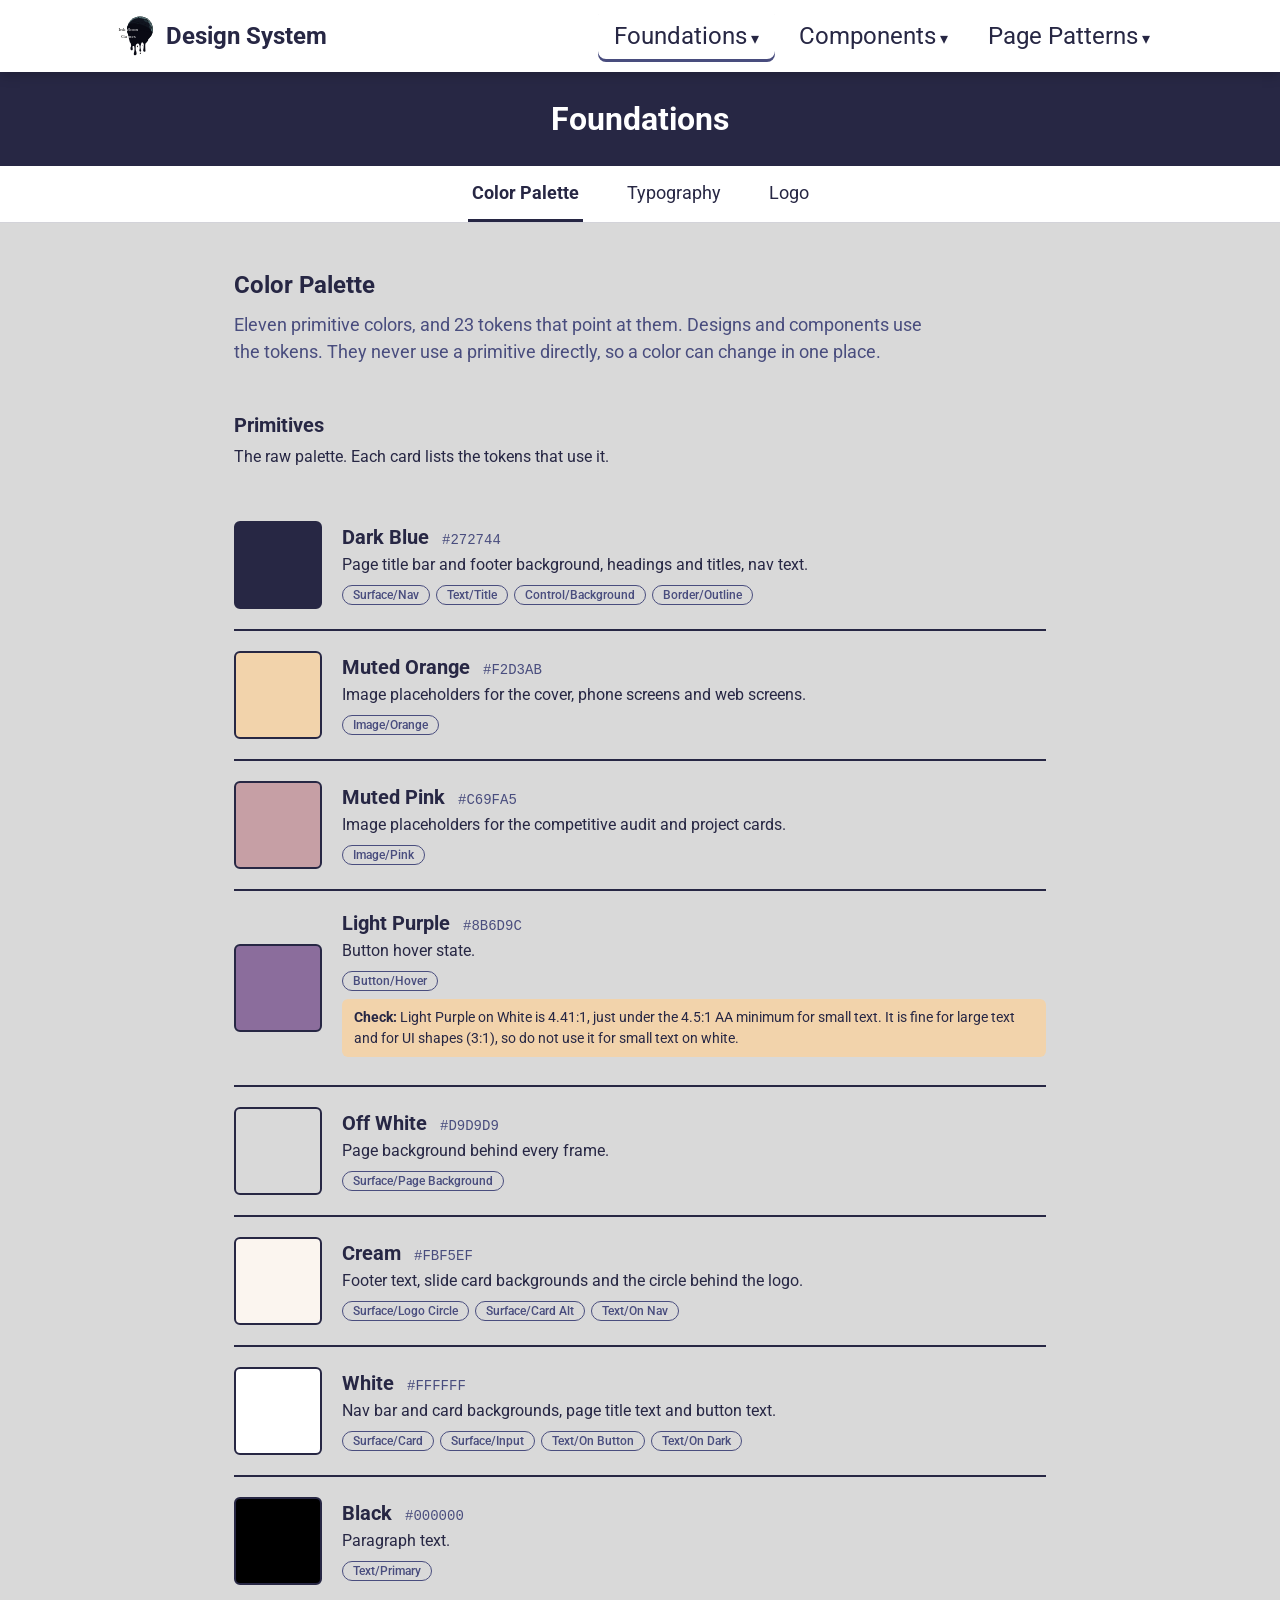
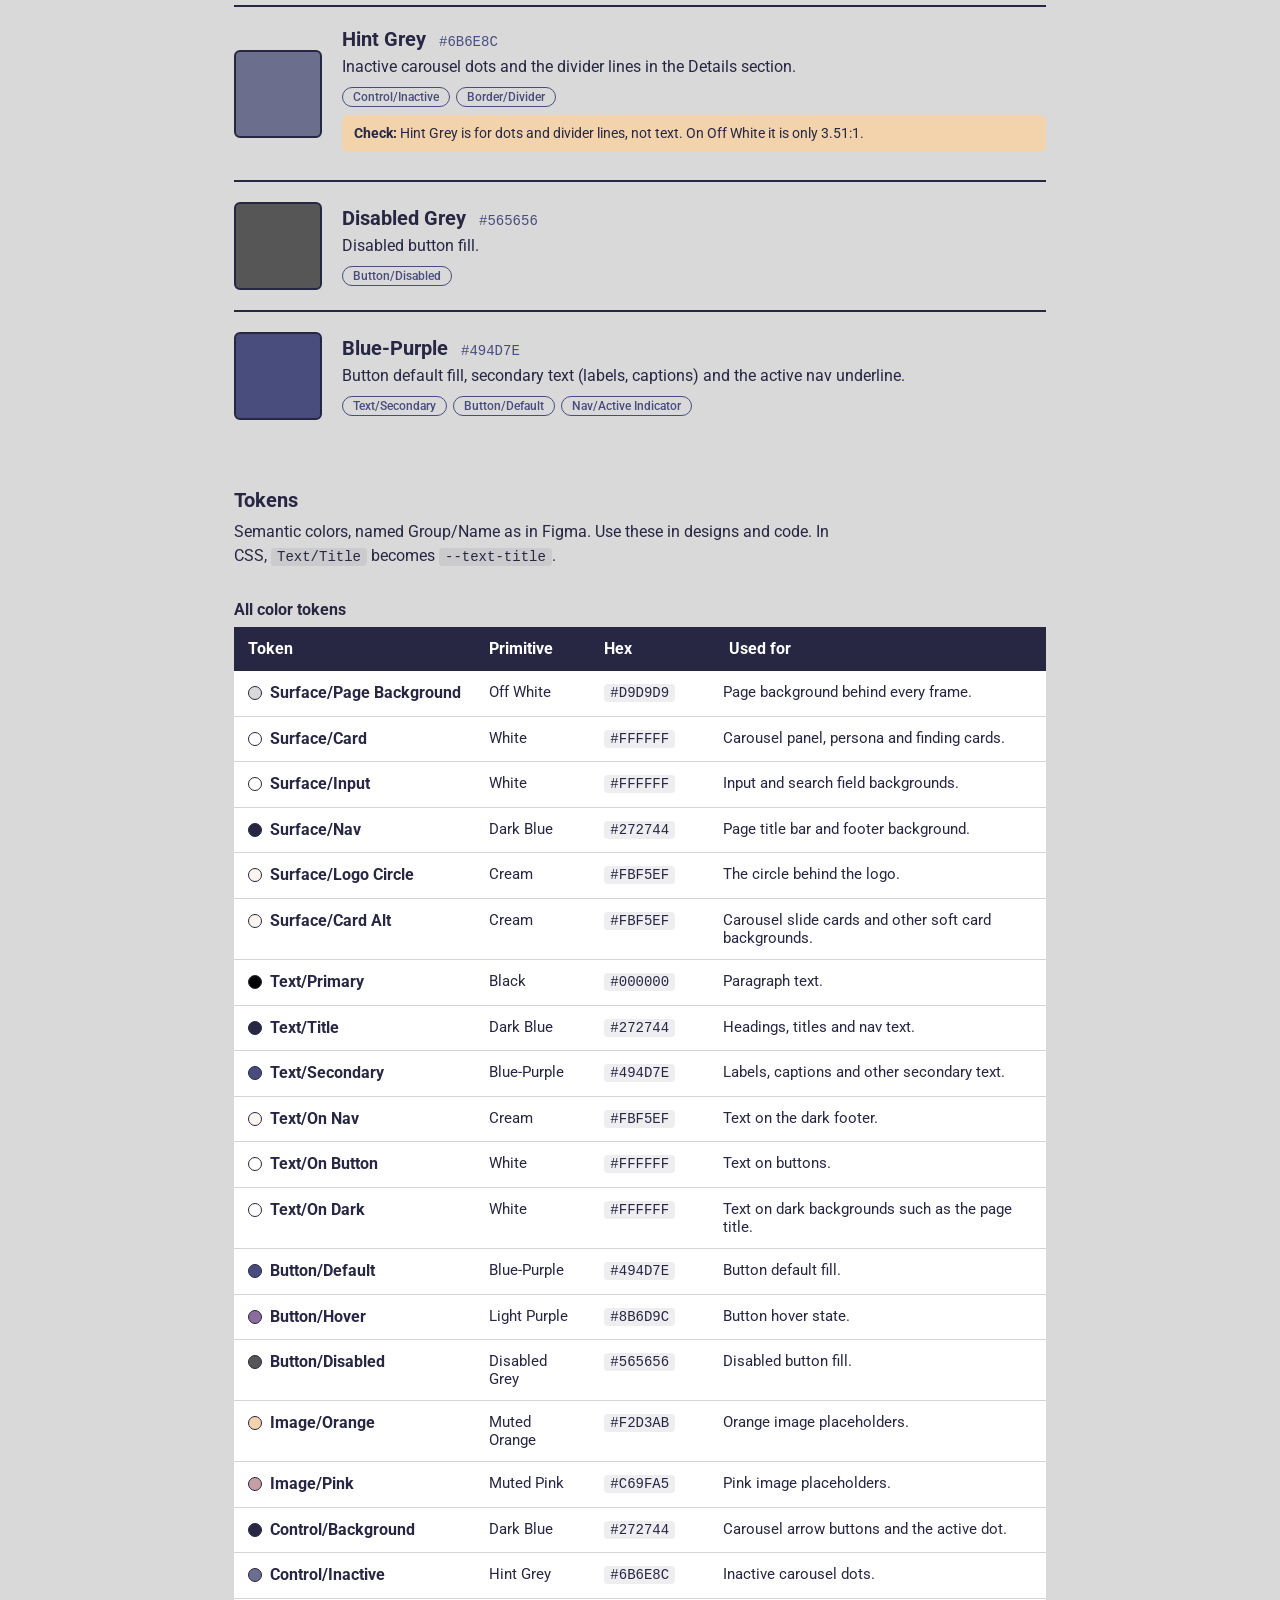
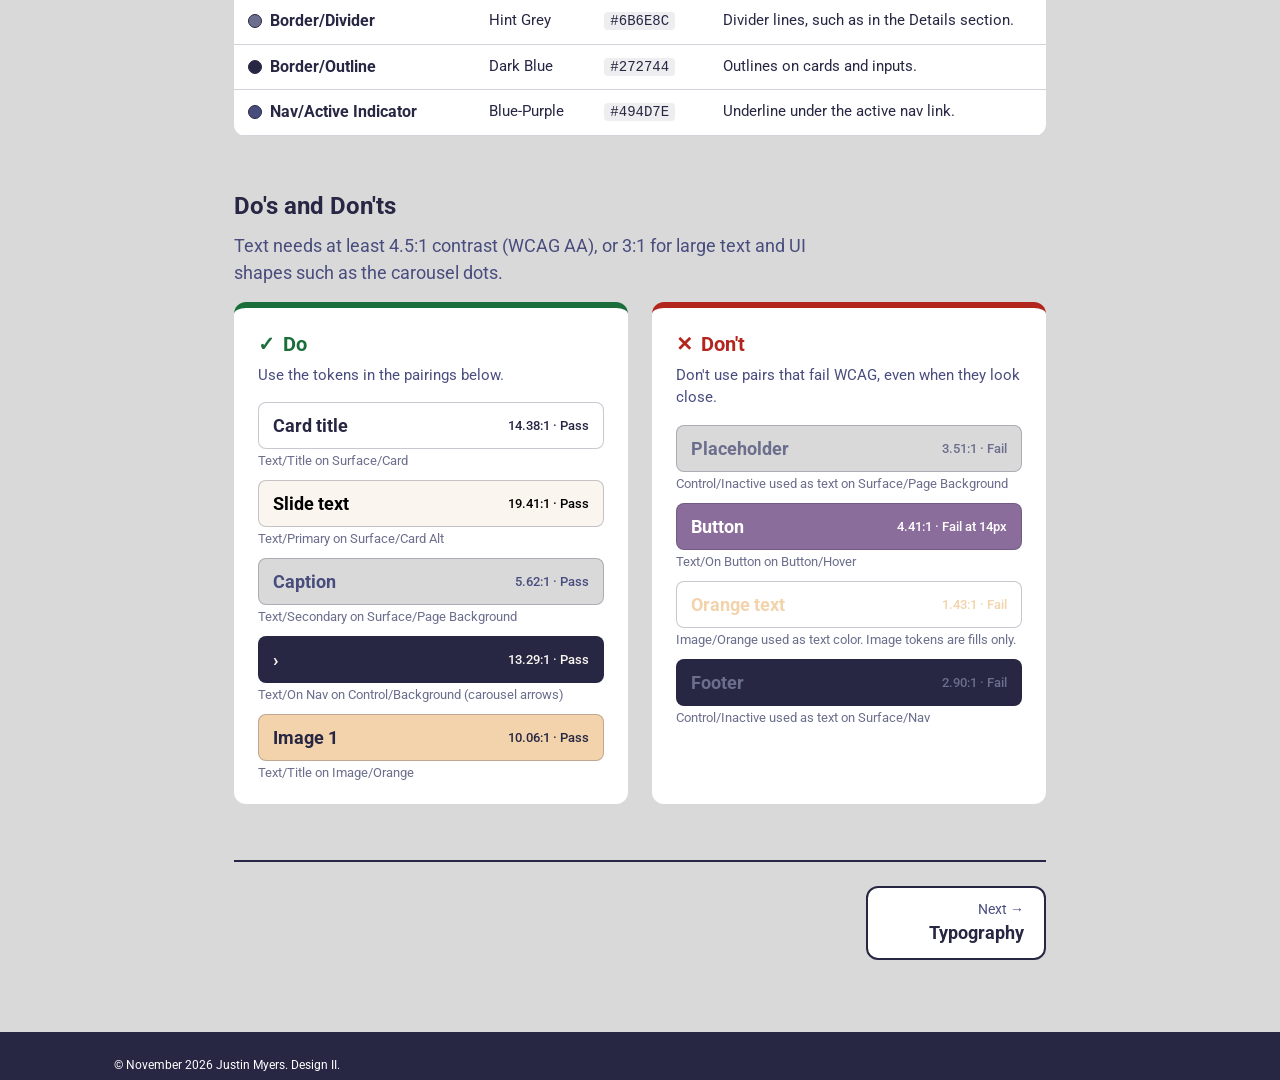
<file: foundations/color-palette.html>
<!DOCTYPE html>
<html lang="en">
<head>
  <meta charset="UTF-8">
  <meta name="viewport" content="width=device-width, initial-scale=1.0">
  <title>Color Palette | Foundations | Design System</title>
  <link rel="icon" href="../images/Favicon.svg" type="image/svg+xml">
  <link rel="preconnect" href="https://fonts.googleapis.com">
  <link rel="preconnect" href="https://fonts.gstatic.com" crossorigin>
  <link href="https://fonts.googleapis.com/css2?family=Roboto:wght@300;400;500;700&display=swap" rel="stylesheet">
  <link rel="stylesheet" href="../css/style.css">
  <link rel="stylesheet" href="../css/foundations.css">
</head>
<body>
  <a class="skip-link" href="#main">Skip to content</a>

  <header class="site-header">
    <div class="wrap">
      <a class="logo" href="../index.html" aria-label="Design System home">
        <img src="../images/color.svg" alt="">
        <span>Design System</span>
      </a>
      <nav aria-label="Main">
        <ul class="nav">
          <li class="nav-item">
            <button class="nav-btn current" aria-expanded="false" aria-controls="menu-foundations">Foundations</button>
            <ul class="menu" id="menu-foundations">
              <li><a href="../foundations/color-palette.html" aria-current="page">Color Palette</a></li>
              <li><a href="../foundations/typography.html">Typography</a></li>
              <li><a href="../foundations/logo.html">Logo</a></li>
            </ul>
          </li>
          <li class="nav-item">
            <button class="nav-btn" aria-expanded="false" aria-controls="menu-components">Components</button>
            <ul class="menu" id="menu-components">
              <li><a href="../components/card.html">Card</a></li>
              <li><a href="../components/carousel.html">Carousel</a></li>
              <li><a href="../components/image-grid.html">Image Grid</a></li>
            </ul>
          </li>
          <li class="nav-item">
            <button class="nav-btn" aria-expanded="false" aria-controls="menu-patterns">Page Patterns</button>
            <ul class="menu" id="menu-patterns">
              <li><a href="../patterns/index.html">BeeFriendly Case Study</a></li>
            </ul>
          </li>
        </ul>
      </nav>
    </div>
  </header>

  <div class="page-title"><h1>Foundations</h1></div>
  <nav class="subnav" aria-label="Foundations pages">
    <ul>
      <li><a href="color-palette.html" aria-current="page">Color Palette</a></li>
      <li><a href="typography.html">Typography</a></li>
      <li><a href="logo.html">Logo</a></li>
    </ul>
  </nav>

  <main id="main">
    <div class="content">
<h2>Color Palette</h2>
<p class="lead">Eleven primitive colors, and 23 tokens that point at them. Designs and components use the tokens. They never use a primitive directly, so a color can change in one place.</p>
<h3 class="sub-h">Primitives</h3>
<p>The raw palette. Each card lists the tokens that use it.</p>
<ul class="palette">
<li><div class="swatch" style="background:#272744"></div><div><h3>Dark Blue <code>#272744</code></h3><p>Page title bar and footer background, headings and titles, nav text.</p><ul class="tokens"><li>Surface/Nav</li><li>Text/Title</li><li>Control/Background</li><li>Border/Outline</li></ul></div></li>
<li><div class="swatch" style="background:#F2D3AB"></div><div><h3>Muted Orange <code>#F2D3AB</code></h3><p>Image placeholders for the cover, phone screens and web screens.</p><ul class="tokens"><li>Image/Orange</li></ul></div></li>
<li><div class="swatch" style="background:#C69FA5"></div><div><h3>Muted Pink <code>#C69FA5</code></h3><p>Image placeholders for the competitive audit and project cards.</p><ul class="tokens"><li>Image/Pink</li></ul></div></li>
<li><div class="swatch" style="background:#8B6D9C"></div><div><h3>Light Purple <code>#8B6D9C</code></h3><p>Button hover state.</p><ul class="tokens"><li>Button/Hover</li></ul><p class="note"><strong>Check:</strong> Light Purple on White is 4.41:1, just under the 4.5:1 AA minimum for small text. It is fine for large text and for UI shapes (3:1), so do not use it for small text on white.</p></div></li>
<li><div class="swatch" style="background:#D9D9D9"></div><div><h3>Off White <code>#D9D9D9</code></h3><p>Page background behind every frame.</p><ul class="tokens"><li>Surface/Page Background</li></ul></div></li>
<li><div class="swatch" style="background:#FBF5EF"></div><div><h3>Cream <code>#FBF5EF</code></h3><p>Footer text, slide card backgrounds and the circle behind the logo.</p><ul class="tokens"><li>Surface/Logo Circle</li><li>Surface/Card Alt</li><li>Text/On Nav</li></ul></div></li>
<li><div class="swatch" style="background:#FFFFFF"></div><div><h3>White <code>#FFFFFF</code></h3><p>Nav bar and card backgrounds, page title text and button text.</p><ul class="tokens"><li>Surface/Card</li><li>Surface/Input</li><li>Text/On Button</li><li>Text/On Dark</li></ul></div></li>
<li><div class="swatch" style="background:#000000"></div><div><h3>Black <code>#000000</code></h3><p>Paragraph text.</p><ul class="tokens"><li>Text/Primary</li></ul></div></li>
<li><div class="swatch" style="background:#6B6E8C"></div><div><h3>Hint Grey <code>#6B6E8C</code></h3><p>Inactive carousel dots and the divider lines in the Details section.</p><ul class="tokens"><li>Control/Inactive</li><li>Border/Divider</li></ul><p class="note"><strong>Check:</strong> Hint Grey is for dots and divider lines, not text. On Off White it is only 3.51:1.</p></div></li>
<li><div class="swatch" style="background:#565656"></div><div><h3>Disabled Grey <code>#565656</code></h3><p>Disabled button fill.</p><ul class="tokens"><li>Button/Disabled</li></ul></div></li>
<li><div class="swatch" style="background:#494D7E"></div><div><h3>Blue-Purple <code>#494D7E</code></h3><p>Button default fill, secondary text (labels, captions) and the active nav underline.</p><ul class="tokens"><li>Text/Secondary</li><li>Button/Default</li><li>Nav/Active Indicator</li></ul></div></li>
</ul>
<h3 class="sub-h">Tokens</h3>
<p>Semantic colors, named Group/Name as in Figma. Use these in designs and code. In CSS, <code>Text/Title</code> becomes <code>--text-title</code>.</p>
<div class="table-scroll"><table class="spec-table token-table"><caption>All color tokens</caption><thead><tr><th scope="col">Token</th><th scope="col">Primitive</th><th scope="col">Hex</th><th scope="col">Used for</th></tr></thead><tbody>
<tr><th scope="row"><span class="dot" style="background:#D9D9D9"></span>Surface/Page Background</th><td>Off White</td><td><code>#D9D9D9</code></td><td>Page background behind every frame.</td></tr>
<tr><th scope="row"><span class="dot" style="background:#FFFFFF"></span>Surface/Card</th><td>White</td><td><code>#FFFFFF</code></td><td>Carousel panel, persona and finding cards.</td></tr>
<tr><th scope="row"><span class="dot" style="background:#FFFFFF"></span>Surface/Input</th><td>White</td><td><code>#FFFFFF</code></td><td>Input and search field backgrounds.</td></tr>
<tr><th scope="row"><span class="dot" style="background:#272744"></span>Surface/Nav</th><td>Dark Blue</td><td><code>#272744</code></td><td>Page title bar and footer background.</td></tr>
<tr><th scope="row"><span class="dot" style="background:#FBF5EF"></span>Surface/Logo Circle</th><td>Cream</td><td><code>#FBF5EF</code></td><td>The circle behind the logo.</td></tr>
<tr><th scope="row"><span class="dot" style="background:#FBF5EF"></span>Surface/Card Alt</th><td>Cream</td><td><code>#FBF5EF</code></td><td>Carousel slide cards and other soft card backgrounds.</td></tr>
<tr><th scope="row"><span class="dot" style="background:#000000"></span>Text/Primary</th><td>Black</td><td><code>#000000</code></td><td>Paragraph text.</td></tr>
<tr><th scope="row"><span class="dot" style="background:#272744"></span>Text/Title</th><td>Dark Blue</td><td><code>#272744</code></td><td>Headings, titles and nav text.</td></tr>
<tr><th scope="row"><span class="dot" style="background:#494D7E"></span>Text/Secondary</th><td>Blue-Purple</td><td><code>#494D7E</code></td><td>Labels, captions and other secondary text.</td></tr>
<tr><th scope="row"><span class="dot" style="background:#FBF5EF"></span>Text/On Nav</th><td>Cream</td><td><code>#FBF5EF</code></td><td>Text on the dark footer.</td></tr>
<tr><th scope="row"><span class="dot" style="background:#FFFFFF"></span>Text/On Button</th><td>White</td><td><code>#FFFFFF</code></td><td>Text on buttons.</td></tr>
<tr><th scope="row"><span class="dot" style="background:#FFFFFF"></span>Text/On Dark</th><td>White</td><td><code>#FFFFFF</code></td><td>Text on dark backgrounds such as the page title.</td></tr>
<tr><th scope="row"><span class="dot" style="background:#494D7E"></span>Button/Default</th><td>Blue-Purple</td><td><code>#494D7E</code></td><td>Button default fill.</td></tr>
<tr><th scope="row"><span class="dot" style="background:#8B6D9C"></span>Button/Hover</th><td>Light Purple</td><td><code>#8B6D9C</code></td><td>Button hover state.</td></tr>
<tr><th scope="row"><span class="dot" style="background:#565656"></span>Button/Disabled</th><td>Disabled Grey</td><td><code>#565656</code></td><td>Disabled button fill.</td></tr>
<tr><th scope="row"><span class="dot" style="background:#F2D3AB"></span>Image/Orange</th><td>Muted Orange</td><td><code>#F2D3AB</code></td><td>Orange image placeholders.</td></tr>
<tr><th scope="row"><span class="dot" style="background:#C69FA5"></span>Image/Pink</th><td>Muted Pink</td><td><code>#C69FA5</code></td><td>Pink image placeholders.</td></tr>
<tr><th scope="row"><span class="dot" style="background:#272744"></span>Control/Background</th><td>Dark Blue</td><td><code>#272744</code></td><td>Carousel arrow buttons and the active dot.</td></tr>
<tr><th scope="row"><span class="dot" style="background:#6B6E8C"></span>Control/Inactive</th><td>Hint Grey</td><td><code>#6B6E8C</code></td><td>Inactive carousel dots.</td></tr>
<tr><th scope="row"><span class="dot" style="background:#6B6E8C"></span>Border/Divider</th><td>Hint Grey</td><td><code>#6B6E8C</code></td><td>Divider lines, such as in the Details section.</td></tr>
<tr><th scope="row"><span class="dot" style="background:#272744"></span>Border/Outline</th><td>Dark Blue</td><td><code>#272744</code></td><td>Outlines on cards and inputs.</td></tr>
<tr><th scope="row"><span class="dot" style="background:#494D7E"></span>Nav/Active Indicator</th><td>Blue-Purple</td><td><code>#494D7E</code></td><td>Underline under the active nav link.</td></tr>
</tbody></table></div>
<section class="dd" aria-labelledby="dd-title">
<h2 id="dd-title">Do's and Don'ts</h2>
<p class="lead">Text needs at least 4.5:1 contrast (WCAG AA), or 3:1 for large text and UI shapes such as the carousel dots.</p>
<div class="dd-grid">
<div class="dd-col do"><h3><span aria-hidden="true">✓</span> Do</h3><p>Use the tokens in the pairings below.</p>
<ul>
<li><div class="sample" style="background:var(--surface-card);color:var(--text-title)"><strong>Card title</strong><small>14.38:1 · Pass</small></div><span class="caption">Text/Title on Surface/Card</span></li>
<li><div class="sample" style="background:var(--surface-card-alt);color:var(--text-primary)"><strong>Slide text</strong><small>19.41:1 · Pass</small></div><span class="caption">Text/Primary on Surface/Card Alt</span></li>
<li><div class="sample" style="background:var(--surface-page);color:var(--text-secondary)"><strong>Caption</strong><small>5.62:1 · Pass</small></div><span class="caption">Text/Secondary on Surface/Page Background</span></li>
<li><div class="sample" style="background:var(--control-background);color:var(--text-on-nav)"><strong>›</strong><small>13.29:1 · Pass</small></div><span class="caption">Text/On Nav on Control/Background (carousel arrows)</span></li>
<li><div class="sample" style="background:var(--image-orange);color:var(--text-title)"><strong>Image 1</strong><small>10.06:1 · Pass</small></div><span class="caption">Text/Title on Image/Orange</span></li>
</ul></div>
<div class="dd-col dont"><h3><span aria-hidden="true">✕</span> Don't</h3><p>Don't use pairs that fail WCAG, even when they look close.</p>
<ul>
<li><div class="sample" style="background:var(--surface-page);color:var(--control-inactive)"><strong>Placeholder</strong><small>3.51:1 · Fail</small></div><span class="caption">Control/Inactive used as text on Surface/Page Background</span></li>
<li><div class="sample" style="background:var(--button-hover);color:var(--text-on-button)"><strong>Button</strong><small>4.41:1 · Fail at 14px</small></div><span class="caption">Text/On Button on Button/Hover</span></li>
<li><div class="sample" style="background:var(--surface-card);color:var(--image-orange)"><strong>Orange text</strong><small>1.43:1 · Fail</small></div><span class="caption">Image/Orange used as text color. Image tokens are fills only.</span></li>
<li><div class="sample" style="background:var(--control-background);color:var(--control-inactive)"><strong>Footer</strong><small>2.90:1 · Fail</small></div><span class="caption">Control/Inactive used as text on Surface/Nav</span></li>
</ul></div>
</div></section>
    <nav class="pager" aria-label="Page navigation">
      <a class="pager__link pager__link--next" href="typography.html" rel="next"><span class="pager__dir">Next &rarr;</span><span class="pager__name">Typography</span></a>
    </nav>
    </div>
  </main>

  <footer class="site-footer">
    <div class="wrap"><p>&copy; November 2026 Justin Myers. Design II.</p></div>
  </footer>

  <script src="../js/nav.js"></script>
</body>
</html>
</file>
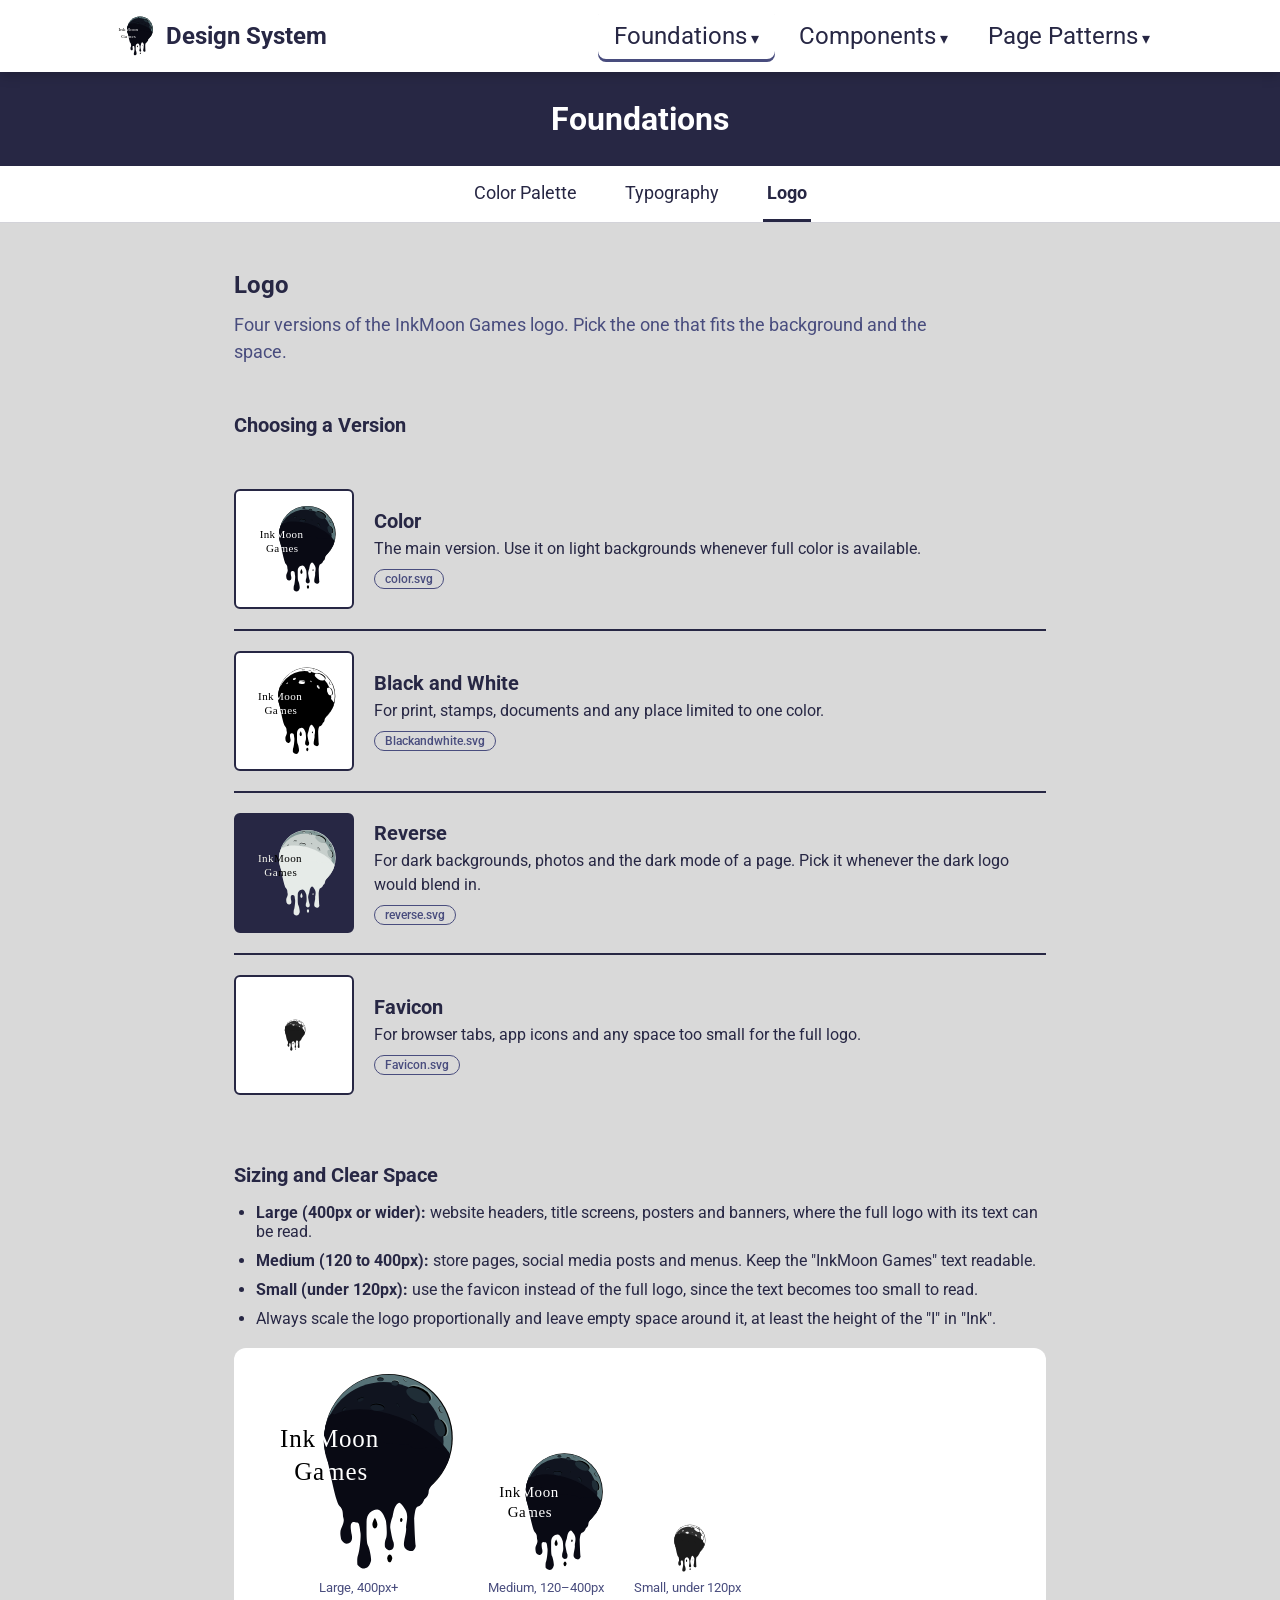
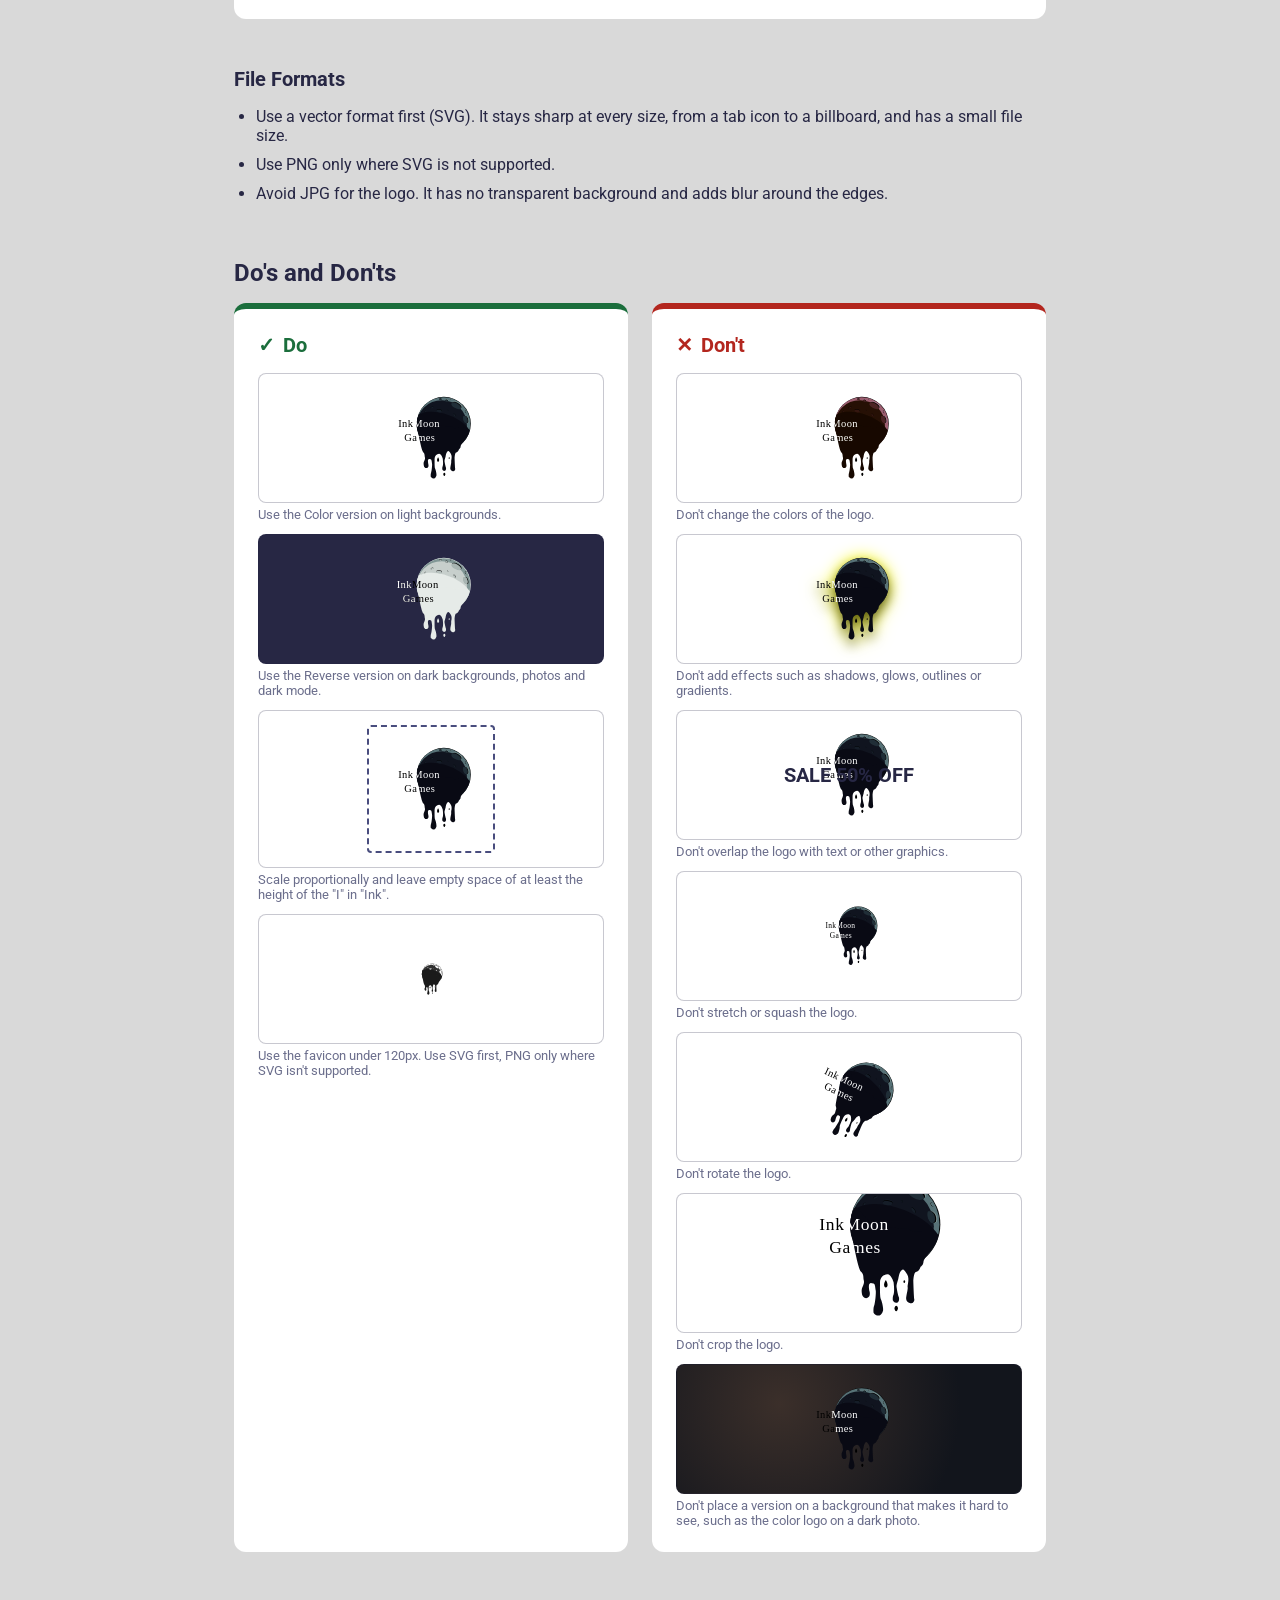
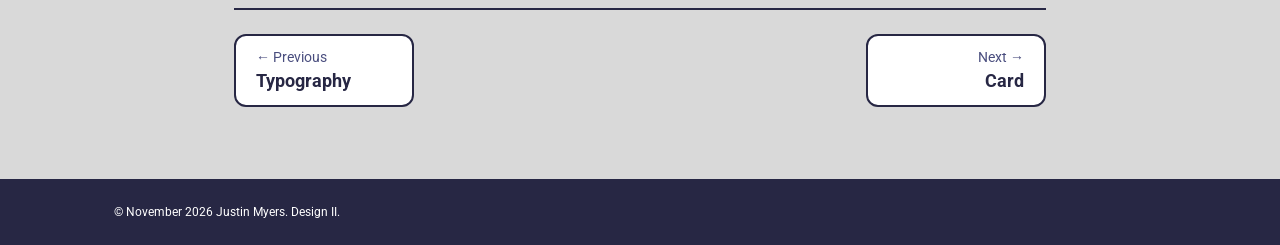
<file: foundations/logo.html>
<!DOCTYPE html>
<html lang="en">
<head>
  <meta charset="UTF-8">
  <meta name="viewport" content="width=device-width, initial-scale=1.0">
  <title>Logo | Foundations | Design System</title>
  <link rel="icon" href="../images/Favicon.svg" type="image/svg+xml">
  <link rel="preconnect" href="https://fonts.googleapis.com">
  <link rel="preconnect" href="https://fonts.gstatic.com" crossorigin>
  <link href="https://fonts.googleapis.com/css2?family=Roboto:wght@300;400;500;700&display=swap" rel="stylesheet">
  <link rel="stylesheet" href="../css/style.css">
  <link rel="stylesheet" href="../css/foundations.css">
</head>
<body>
  <a class="skip-link" href="#main">Skip to content</a>

  <header class="site-header">
    <div class="wrap">
      <a class="logo" href="../index.html" aria-label="Design System home">
        <img src="../images/color.svg" alt="">
        <span>Design System</span>
      </a>
      <nav aria-label="Main">
        <ul class="nav">
          <li class="nav-item">
            <button class="nav-btn current" aria-expanded="false" aria-controls="menu-foundations">Foundations</button>
            <ul class="menu" id="menu-foundations">
              <li><a href="../foundations/color-palette.html">Color Palette</a></li>
              <li><a href="../foundations/typography.html">Typography</a></li>
              <li><a href="../foundations/logo.html" aria-current="page">Logo</a></li>
            </ul>
          </li>
          <li class="nav-item">
            <button class="nav-btn" aria-expanded="false" aria-controls="menu-components">Components</button>
            <ul class="menu" id="menu-components">
              <li><a href="../components/card.html">Card</a></li>
              <li><a href="../components/carousel.html">Carousel</a></li>
              <li><a href="../components/image-grid.html">Image Grid</a></li>
            </ul>
          </li>
          <li class="nav-item">
            <button class="nav-btn" aria-expanded="false" aria-controls="menu-patterns">Page Patterns</button>
            <ul class="menu" id="menu-patterns">
              <li><a href="../patterns/index.html">BeeFriendly Case Study</a></li>
            </ul>
          </li>
        </ul>
      </nav>
    </div>
  </header>

  <div class="page-title"><h1>Foundations</h1></div>
  <nav class="subnav" aria-label="Foundations pages">
    <ul>
      <li><a href="color-palette.html">Color Palette</a></li>
      <li><a href="typography.html">Typography</a></li>
      <li><a href="logo.html" aria-current="page">Logo</a></li>
    </ul>
  </nav>

  <main id="main">
    <div class="content">
<h2>Logo</h2>
      <p class="lead">Four versions of the InkMoon Games logo. Pick the one that fits the background and the space.</p>

      <h3 class="sub-h">Choosing a Version</h3>
      <ul class="palette">
        <li class="logo-row">
          <div class="logo-tile"><img src="../images/color.svg" alt="InkMoon Games logo, full color version"></div>
          <div>
            <h3>Color</h3>
            <p>The main version. Use it on light backgrounds whenever full color is available.</p>
            <ul class="tokens"><li>color.svg</li></ul>
          </div>
        </li>
        <li class="logo-row">
          <div class="logo-tile"><img src="../images/Blackandwhite.svg" alt="InkMoon Games logo, black and white version"></div>
          <div>
            <h3>Black and White</h3>
            <p>For print, stamps, documents and any place limited to one color.</p>
            <ul class="tokens"><li>Blackandwhite.svg</li></ul>
          </div>
        </li>
        <li class="logo-row">
          <div class="logo-tile dark"><img src="../images/reverse.svg" alt="InkMoon Games logo, reverse version for dark backgrounds"></div>
          <div>
            <h3>Reverse</h3>
            <p>For dark backgrounds, photos and the dark mode of a page. Pick it whenever the dark logo would blend in.</p>
            <ul class="tokens"><li>reverse.svg</li></ul>
          </div>
        </li>
        <li class="logo-row">
          <div class="logo-tile small"><img src="../images/Favicon.svg" alt="InkMoon Games favicon"></div>
          <div>
            <h3>Favicon</h3>
            <p>For browser tabs, app icons and any space too small for the full logo.</p>
            <ul class="tokens"><li>Favicon.svg</li></ul>
          </div>
        </li>
      </ul>

      <h3 class="sub-h">Sizing and Clear Space</h3>
      <ul class="rule-list">
        <li><strong>Large (400px or wider):</strong> website headers, title screens, posters and banners, where the full logo with its text can be read.</li>
        <li><strong>Medium (120 to 400px):</strong> store pages, social media posts and menus. Keep the "InkMoon Games" text readable.</li>
        <li><strong>Small (under 120px):</strong> use the favicon instead of the full logo, since the text becomes too small to read.</li>
        <li>Always scale the logo proportionally and leave empty space around it, at least the height of the "I" in "Ink".</li>
      </ul>
      <div class="size-demo">
        <figure><img src="../images/color.svg" width="200" alt="InkMoon Games logo at a large size"><figcaption>Large, 400px+</figcaption></figure>
        <figure><img src="../images/color.svg" width="120" alt="InkMoon Games logo at a medium size"><figcaption>Medium, 120–400px</figcaption></figure>
        <figure><img src="../images/Favicon.svg" width="48" alt="InkMoon Games favicon at a small size"><figcaption>Small, under 120px</figcaption></figure>
      </div>

      <h3 class="sub-h">File Formats</h3>
      <ul class="rule-list">
        <li>Use a vector format first (SVG). It stays sharp at every size, from a tab icon to a billboard, and has a small file size.</li>
        <li>Use PNG only where SVG is not supported.</li>
        <li>Avoid JPG for the logo. It has no transparent background and adds blur around the edges.</li>
      </ul>

      <section class="dd" aria-labelledby="dd-title">
        <h2 id="dd-title">Do's and Don'ts</h2>

        <div class="dd-grid">
          <div class="dd-col do">
            <h3><span aria-hidden="true">✓</span> Do</h3>
            <ul>
              <li>
                <div class="demo"><img src="../images/color.svg" alt="Color logo on a white background"></div>
                <span class="caption">Use the Color version on light backgrounds.</span>
              </li>
              <li>
                <div class="demo dark"><img src="../images/reverse.svg" alt="Reverse logo on a dark blue background"></div>
                <span class="caption">Use the Reverse version on dark backgrounds, photos and dark mode.</span>
              </li>
              <li>
                <div class="demo clear"><div class="zone"><img src="../images/color.svg" alt="Logo surrounded by clear space"></div></div>
                <span class="caption">Scale proportionally and leave empty space of at least the height of the "I" in "Ink".</span>
              </li>
              <li>
                <div class="demo"><img src="../images/Favicon.svg" style="width:32px;height:32px" alt="Favicon at a small size"></div>
                <span class="caption">Use the favicon under 120px. Use SVG first, PNG only where SVG isn't supported.</span>
              </li>
            </ul>
          </div>

          <div class="dd-col dont">
            <h3><span aria-hidden="true">✕</span> Don't</h3>
            <ul>
              <li>
                <div class="demo bad-hue"><img src="../images/color.svg" alt="Logo with its colors changed (incorrect)"></div>
                <span class="caption">Don't change the colors of the logo.</span>
              </li>
              <li>
                <div class="demo bad-fx"><img src="../images/color.svg" alt="Logo with shadow and glow effects (incorrect)"></div>
                <span class="caption">Don't add effects such as shadows, glows, outlines or gradients.</span>
              </li>
              <li>
                <div class="demo bad-overlap"><img src="../images/color.svg" alt="Logo overlapped by text (incorrect)"><p>SALE 50% OFF</p></div>
                <span class="caption">Don't overlap the logo with text or other graphics.</span>
              </li>
              <li>
                <div class="demo bad-stretch"><img src="../images/color.svg" alt="Logo stretched and squashed (incorrect)"></div>
                <span class="caption">Don't stretch or squash the logo.</span>
              </li>
              <li>
                <div class="demo bad-rotate"><img src="../images/color.svg" alt="Logo rotated (incorrect)"></div>
                <span class="caption">Don't rotate the logo.</span>
              </li>
              <li>
                <div class="demo bad-crop"><img src="../images/color.svg" alt="Logo cropped at the edge (incorrect)"></div>
                <span class="caption">Don't crop the logo.</span>
              </li>
              <li>
                <div class="demo photo"><img src="../images/color.svg" alt="Color logo on a dark photo, hard to see (incorrect)"></div>
                <span class="caption">Don't place a version on a background that makes it hard to see, such as the color logo on a dark photo.</span>
              </li>
            </ul>
          </div>
        </div>
      </section>
    <nav class="pager" aria-label="Page navigation">
      <a class="pager__link pager__link--prev" href="typography.html" rel="prev"><span class="pager__dir">&larr; Previous</span><span class="pager__name">Typography</span></a>
      <a class="pager__link pager__link--next" href="../components/card.html" rel="next"><span class="pager__dir">Next &rarr;</span><span class="pager__name">Card</span></a>
    </nav>
    </div>
  </main>

  <footer class="site-footer">
    <div class="wrap"><p>&copy; November 2026 Justin Myers. Design II.</p></div>
  </footer>

  <script src="../js/nav.js"></script>
</body>
</html>
</file>
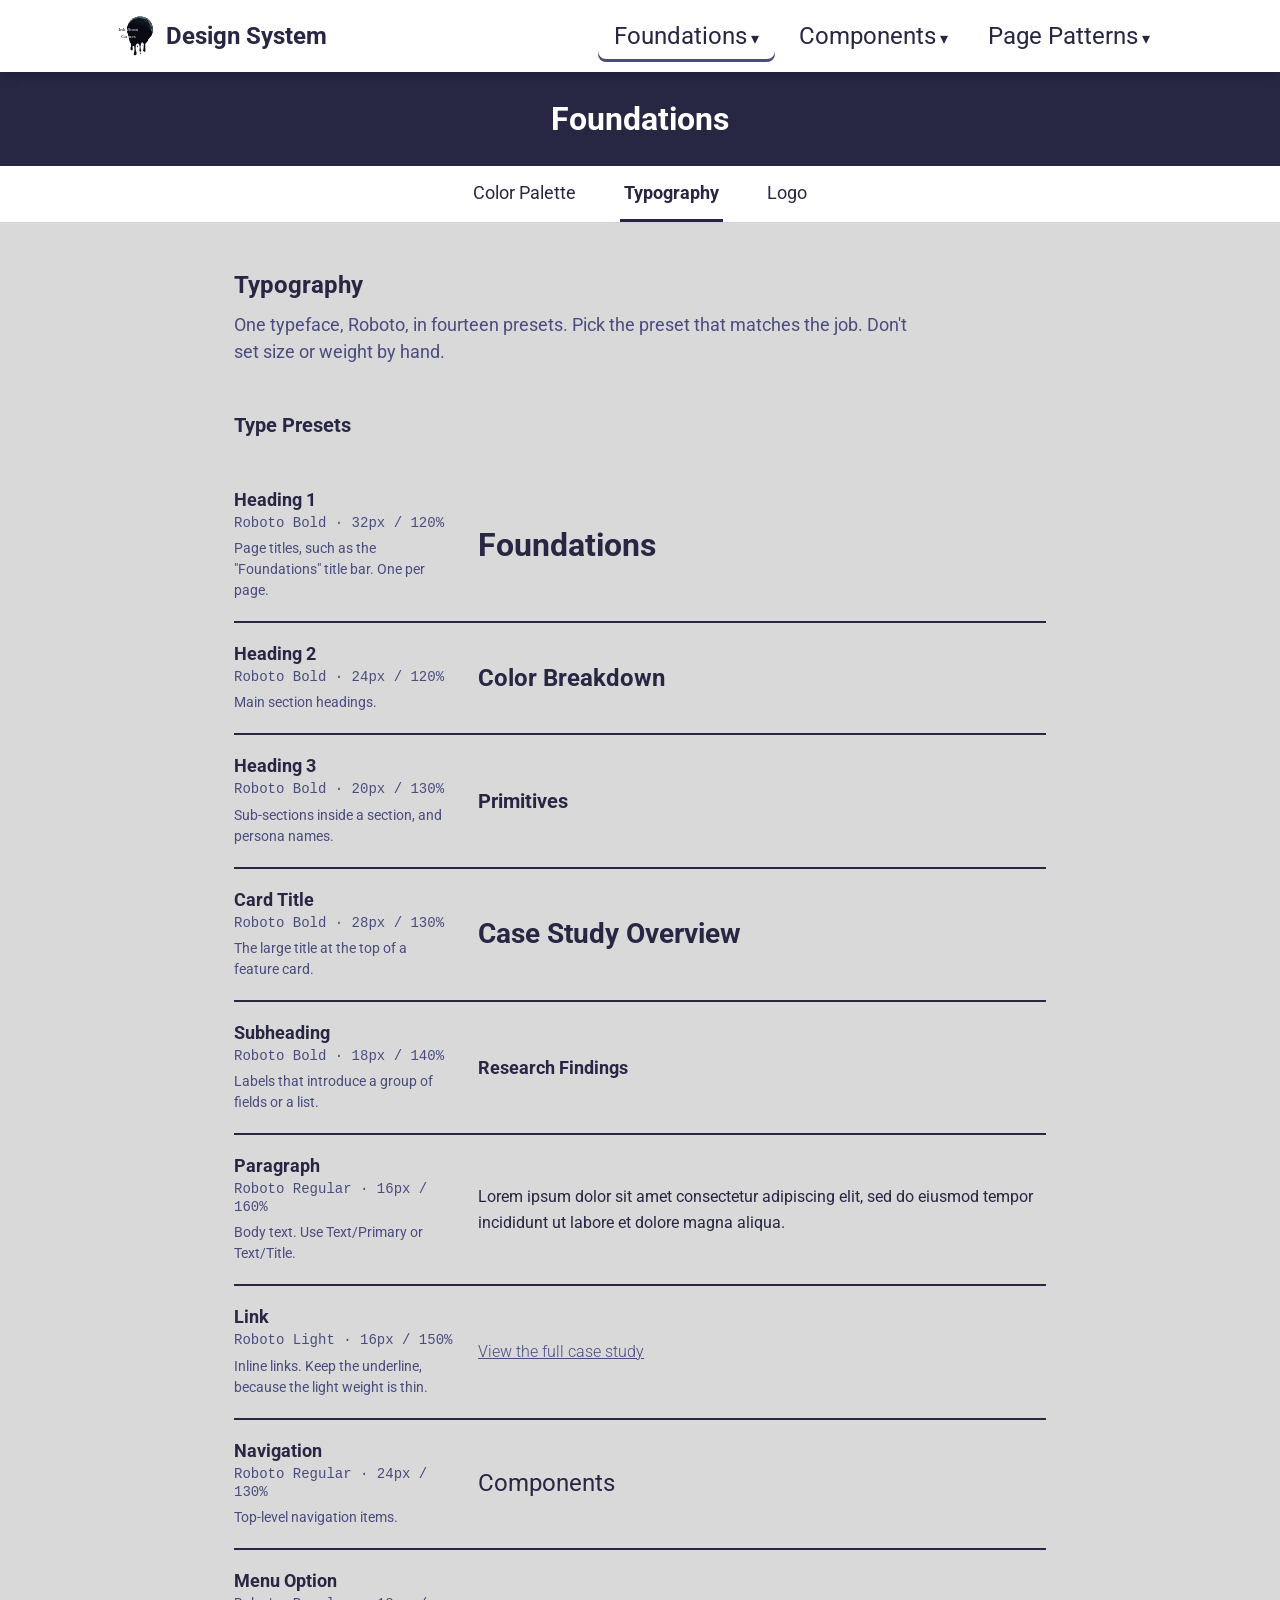
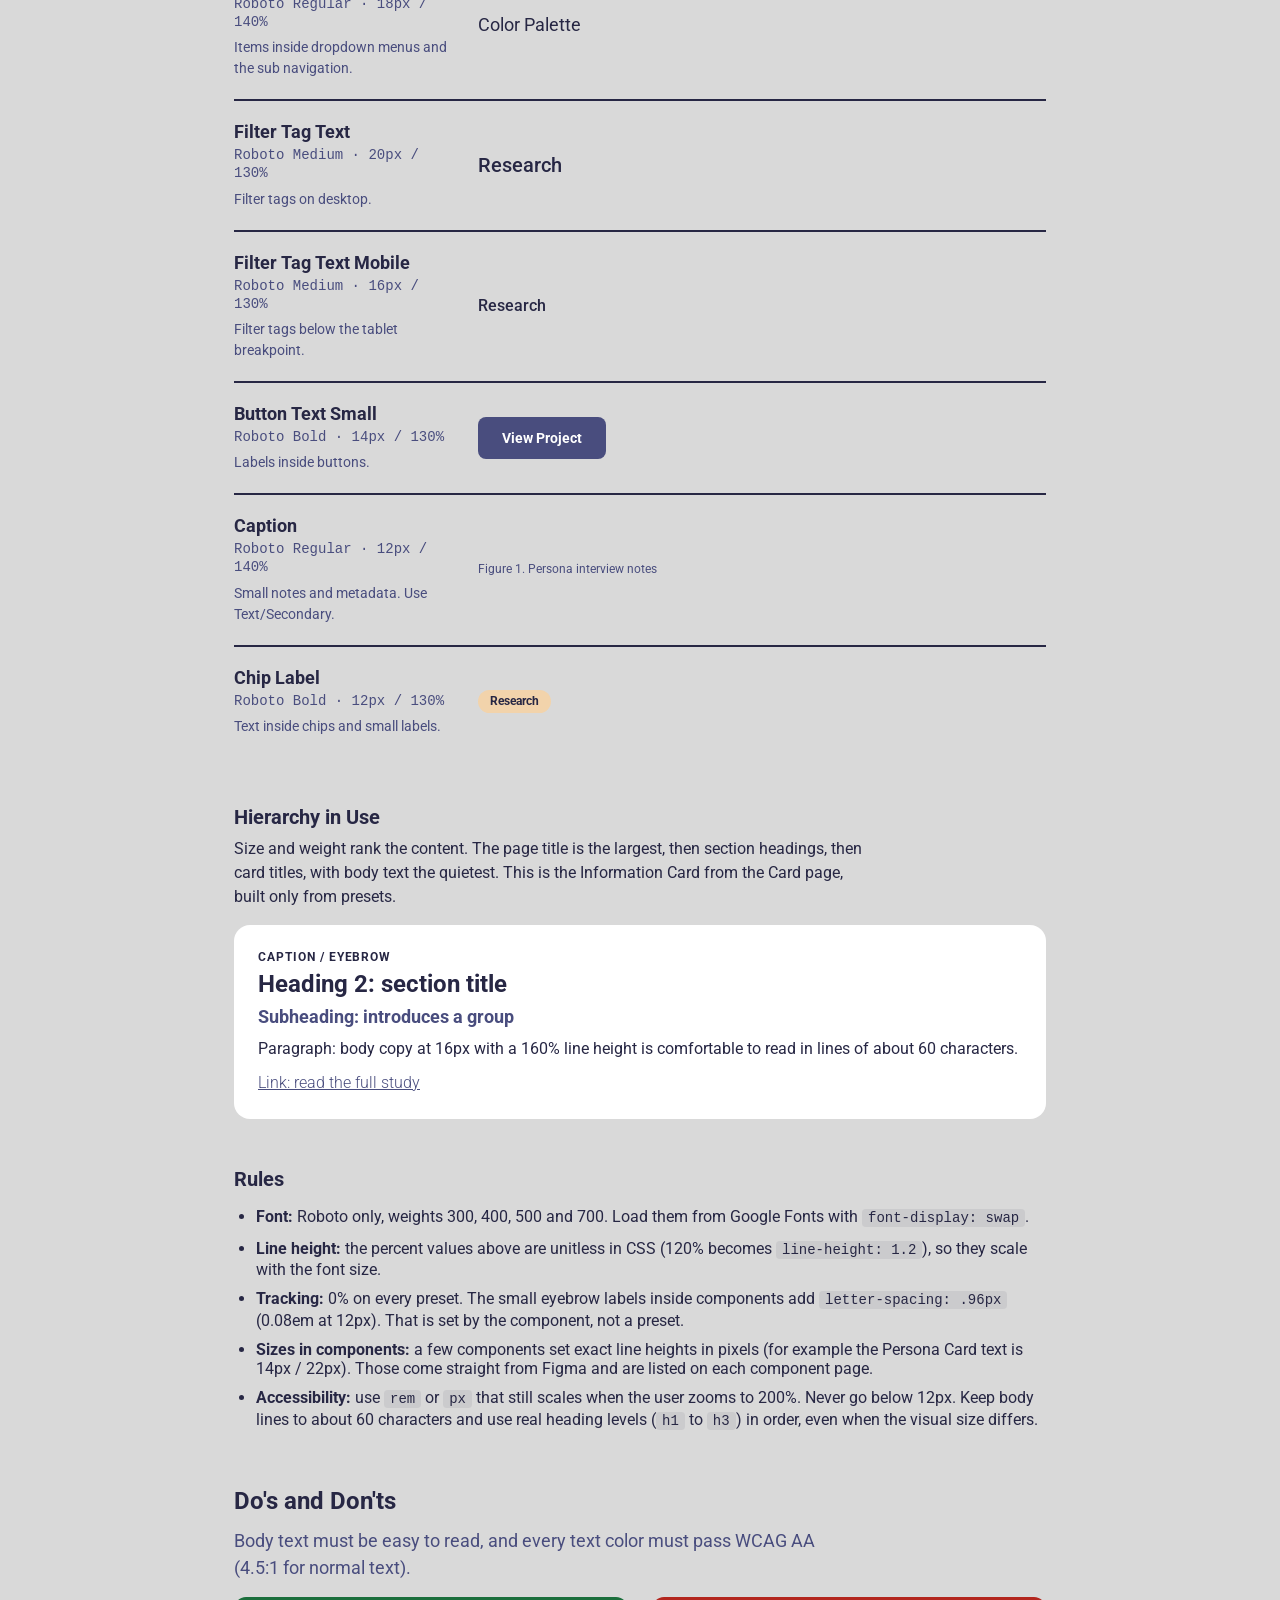
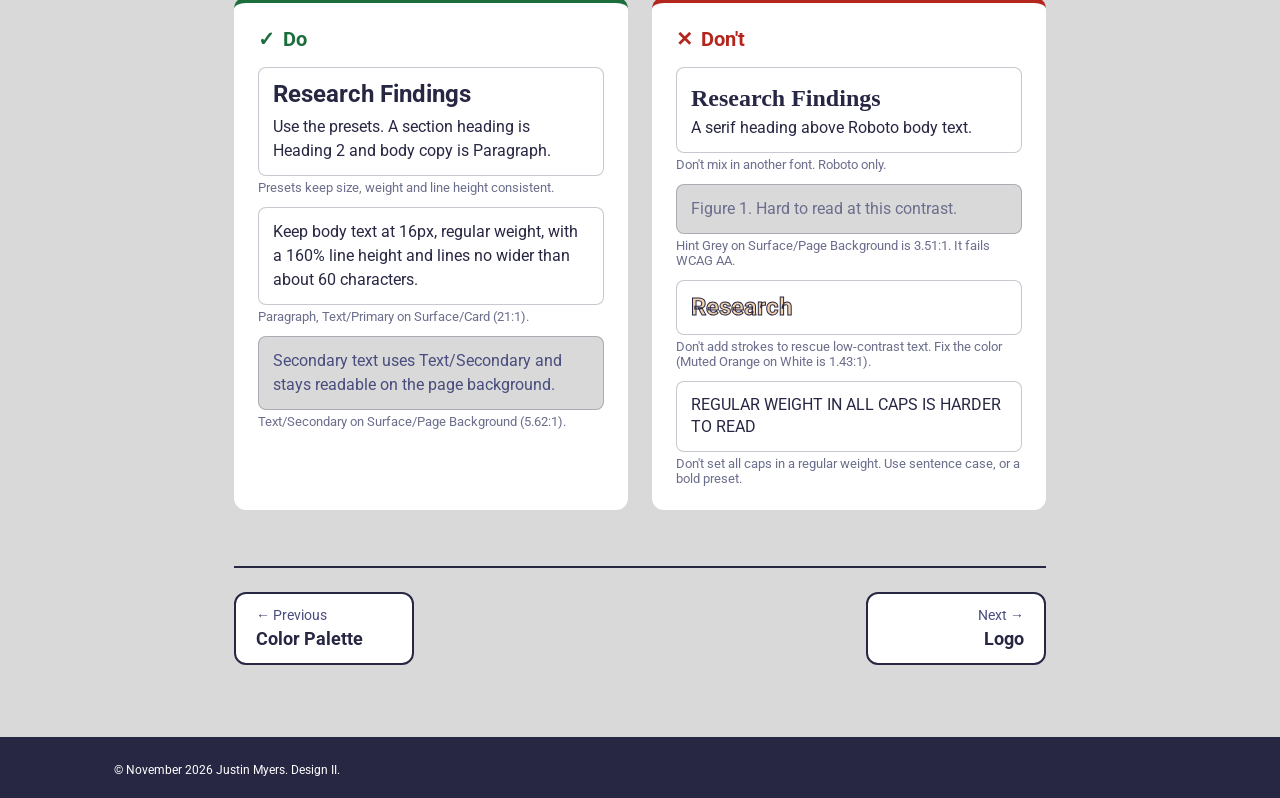
<file: foundations/typography.html>
<!DOCTYPE html>
<html lang="en">
<head>
  <meta charset="UTF-8">
  <meta name="viewport" content="width=device-width, initial-scale=1.0">
  <title>Typography | Foundations | Design System</title>
  <link rel="icon" href="../images/Favicon.svg" type="image/svg+xml">
  <link rel="preconnect" href="https://fonts.googleapis.com">
  <link rel="preconnect" href="https://fonts.gstatic.com" crossorigin>
  <link href="https://fonts.googleapis.com/css2?family=Roboto:wght@300;400;500;700&display=swap" rel="stylesheet">
  <link rel="stylesheet" href="../css/style.css">
  <link rel="stylesheet" href="../css/foundations.css">
</head>
<body>
  <a class="skip-link" href="#main">Skip to content</a>

  <header class="site-header">
    <div class="wrap">
      <a class="logo" href="../index.html" aria-label="Design System home">
        <img src="../images/color.svg" alt="">
        <span>Design System</span>
      </a>
      <nav aria-label="Main">
        <ul class="nav">
          <li class="nav-item">
            <button class="nav-btn current" aria-expanded="false" aria-controls="menu-foundations">Foundations</button>
            <ul class="menu" id="menu-foundations">
              <li><a href="../foundations/color-palette.html">Color Palette</a></li>
              <li><a href="../foundations/typography.html" aria-current="page">Typography</a></li>
              <li><a href="../foundations/logo.html">Logo</a></li>
            </ul>
          </li>
          <li class="nav-item">
            <button class="nav-btn" aria-expanded="false" aria-controls="menu-components">Components</button>
            <ul class="menu" id="menu-components">
              <li><a href="../components/card.html">Card</a></li>
              <li><a href="../components/carousel.html">Carousel</a></li>
              <li><a href="../components/image-grid.html">Image Grid</a></li>
            </ul>
          </li>
          <li class="nav-item">
            <button class="nav-btn" aria-expanded="false" aria-controls="menu-patterns">Page Patterns</button>
            <ul class="menu" id="menu-patterns">
              <li><a href="../patterns/index.html">BeeFriendly Case Study</a></li>
            </ul>
          </li>
        </ul>
      </nav>
    </div>
  </header>

  <div class="page-title"><h1>Foundations</h1></div>
  <nav class="subnav" aria-label="Foundations pages">
    <ul>
      <li><a href="color-palette.html">Color Palette</a></li>
      <li><a href="typography.html" aria-current="page">Typography</a></li>
      <li><a href="logo.html">Logo</a></li>
    </ul>
  </nav>

  <main id="main">
    <div class="content">
<h2>Typography</h2>
<p class="lead">One typeface, Roboto, in fourteen presets. Pick the preset that matches the job. Don't set size or weight by hand.</p>
<h3 class="sub-h">Type Presets</h3>
<ul class="type-list">
<li><div><h3>Heading 1</h3><p class="spec">Roboto Bold · 32px / 120%</p><p class="use">Page titles, such as the "Foundations" title bar. One per page.</p></div><p class="sample-text t-h1">Foundations</p></li>
<li><div><h3>Heading 2</h3><p class="spec">Roboto Bold · 24px / 120%</p><p class="use">Main section headings.</p></div><p class="sample-text t-h2">Color Breakdown</p></li>
<li><div><h3>Heading 3</h3><p class="spec">Roboto Bold · 20px / 130%</p><p class="use">Sub-sections inside a section, and persona names.</p></div><p class="sample-text t-h3">Primitives</p></li>
<li><div><h3>Card Title</h3><p class="spec">Roboto Bold · 28px / 130%</p><p class="use">The large title at the top of a feature card.</p></div><p class="sample-text t-card">Case Study Overview</p></li>
<li><div><h3>Subheading</h3><p class="spec">Roboto Bold · 18px / 140%</p><p class="use">Labels that introduce a group of fields or a list.</p></div><p class="sample-text t-sub">Research Findings</p></li>
<li><div><h3>Paragraph</h3><p class="spec">Roboto Regular · 16px / 160%</p><p class="use">Body text. Use Text/Primary or Text/Title.</p></div><p class="sample-text t-p">Lorem ipsum dolor sit amet consectetur adipiscing elit, sed do eiusmod tempor incididunt ut labore et dolore magna aliqua.</p></li>
<li><div><h3>Link</h3><p class="spec">Roboto Light · 16px / 150%</p><p class="use">Inline links. Keep the underline, because the light weight is thin.</p></div><p class="sample-text"><a class="t-link" href="#" onclick="return false">View the full case study</a></p></li>
<li><div><h3>Navigation</h3><p class="spec">Roboto Regular · 24px / 130%</p><p class="use">Top-level navigation items.</p></div><p class="sample-text t-nav">Components</p></li>
<li><div><h3>Menu Option</h3><p class="spec">Roboto Regular · 18px / 140%</p><p class="use">Items inside dropdown menus and the sub navigation.</p></div><p class="sample-text t-menu">Color Palette</p></li>
<li><div><h3>Filter Tag Text</h3><p class="spec">Roboto Medium · 20px / 130%</p><p class="use">Filter tags on desktop.</p></div><p class="sample-text t-filter">Research</p></li>
<li><div><h3>Filter Tag Text Mobile</h3><p class="spec">Roboto Medium · 16px / 130%</p><p class="use">Filter tags below the tablet breakpoint.</p></div><p class="sample-text t-filter-m">Research</p></li>
<li><div><h3>Button Text Small</h3><p class="spec">Roboto Bold · 14px / 130%</p><p class="use">Labels inside buttons.</p></div><p class="sample-text t-btn">View Project</p></li>
<li><div><h3>Caption</h3><p class="spec">Roboto Regular · 12px / 140%</p><p class="use">Small notes and metadata. Use Text/Secondary.</p></div><p class="sample-text t-cap">Figure 1. Persona interview notes</p></li>
<li><div><h3>Chip Label</h3><p class="spec">Roboto Bold · 12px / 130%</p><p class="use">Text inside chips and small labels.</p></div><p class="sample-text t-chip">Research</p></li>
</ul>
<h3 class="sub-h">Hierarchy in Use</h3>
<p>Size and weight rank the content. The page title is the largest, then section headings, then card titles, with body text the quietest. This is the Information Card from the Card page, built only from presets.</p>
<div class="hier">
  <p class="t-cap" style="margin:0 0 4px;color:var(--text-title);letter-spacing:.08em"><strong>CAPTION / EYEBROW</strong></p>
  <p class="t-h2" style="margin:0 0 6px">Heading 2: section title</p>
  <p class="t-sub" style="margin:0 0 6px;color:var(--text-secondary)">Subheading: introduces a group</p>
  <p class="t-p" style="margin:0 0 10px">Paragraph: body copy at 16px with a 160% line height is comfortable to read in lines of about 60 characters.</p>
  <a class="t-link" href="#" onclick="return false">Link: read the full study</a>
</div>
<h3 class="sub-h">Rules</h3>
<ul class="rule-list">
  <li><strong>Font:</strong> Roboto only, weights 300, 400, 500 and 700. Load them from Google Fonts with <code>font-display: swap</code>.</li>
  <li><strong>Line height:</strong> the percent values above are unitless in CSS (120% becomes <code>line-height: 1.2</code>), so they scale with the font size.</li>
  <li><strong>Tracking:</strong> 0% on every preset. The small eyebrow labels inside components add <code>letter-spacing: .96px</code> (0.08em at 12px). That is set by the component, not a preset.</li>
  <li><strong>Sizes in components:</strong> a few components set exact line heights in pixels (for example the Persona Card text is 14px / 22px). Those come straight from Figma and are listed on each component page.</li>
  <li><strong>Accessibility:</strong> use <code>rem</code> or <code>px</code> that still scales when the user zooms to 200%. Never go below 12px. Keep body lines to about 60 characters and use real heading levels (<code>h1</code> to <code>h3</code>) in order, even when the visual size differs.</li>
</ul>
<section class="dd" aria-labelledby="dd-title">
<h2 id="dd-title">Do's and Don'ts</h2>
<p class="lead">Body text must be easy to read, and every text color must pass WCAG AA (4.5:1 for normal text).</p>
<div class="dd-grid">
<div class="dd-col do"><h3><span aria-hidden="true">✓</span> Do</h3><ul>
<li><div class="sample block"><p class="t-h2" style="margin-bottom:6px">Research Findings</p><p class="s-good-body">Use the presets. A section heading is Heading 2 and body copy is Paragraph.</p></div><span class="caption">Presets keep size, weight and line height consistent.</span></li>
<li><div class="sample block"><p class="s-good-body">Keep body text at 16px, regular weight, with a 160% line height and lines no wider than about 60 characters.</p></div><span class="caption">Paragraph, Text/Primary on Surface/Card (21:1).</span></li>
<li><div class="sample block on-page"><p class="s-good-body" style="color:var(--blue-purple)">Secondary text uses Text/Secondary and stays readable on the page background.</p></div><span class="caption">Text/Secondary on Surface/Page Background (5.62:1).</span></li>
</ul></div>
<div class="dd-col dont"><h3><span aria-hidden="true">✕</span> Don't</h3><ul>
<li><div class="sample block"><p class="s-bad-font">Research Findings</p><p class="s-bad-body">A serif heading above Roboto body text.</p></div><span class="caption">Don't mix in another font. Roboto only.</span></li>
<li><div class="sample block on-page"><p class="s-bad-hint">Figure 1. Hard to read at this contrast.</p></div><span class="caption">Hint Grey on Surface/Page Background is 3.51:1. It fails WCAG AA.</span></li>
<li><div class="sample block"><p class="s-bad-stroke">Research</p></div><span class="caption">Don't add strokes to rescue low-contrast text. Fix the color (Muted Orange on White is 1.43:1).</span></li>
<li><div class="sample block"><p class="s-bad-caps">Regular weight in all caps is harder to read</p></div><span class="caption">Don't set all caps in a regular weight. Use sentence case, or a bold preset.</span></li>
</ul></div>
</div></section>
    <nav class="pager" aria-label="Page navigation">
      <a class="pager__link pager__link--prev" href="color-palette.html" rel="prev"><span class="pager__dir">&larr; Previous</span><span class="pager__name">Color Palette</span></a>
      <a class="pager__link pager__link--next" href="logo.html" rel="next"><span class="pager__dir">Next &rarr;</span><span class="pager__name">Logo</span></a>
    </nav>
    </div>
  </main>

  <footer class="site-footer">
    <div class="wrap"><p>&copy; November 2026 Justin Myers. Design II.</p></div>
  </footer>

  <script src="../js/nav.js"></script>
</body>
</html>
</file>
<file: css/style.css>
/* Design system site – tokens from DESIGN.md (Figma: Game Tracking Site) */
:root {
  /* Primitives */
  --off-white: #D9D9D9;
  --muted-orange: #F2D3AB;
  --muted-pink: #C69FA5;
  --light-purple: #8B6D9C;
  --dark-blue: #272744;
  --blue-purple: #494D7E;
  --cream: #FBF5EF;
  --white: #FFFFFF;
  --black: #000000;
  --hint-grey: #6B6E8C;
  --disabled-grey: #565656;

  /* Tokens */
  --color-nav-bar: var(--dark-blue);
  --color-button: var(--blue-purple);
  --color-button-hover: var(--light-purple);
  --color-button-disabled: var(--disabled-grey);
  --color-page-bg: var(--off-white);
  --color-card-bg: var(--white);
  --color-logo-text: var(--cream);
  --color-text-primary: var(--dark-blue);
  --color-text-secondary: var(--blue-purple);
  --color-text-hint: var(--hint-grey);
  --color-text-on-dark: var(--white);
  --color-highlight: var(--muted-orange);
  --color-border-strong: var(--dark-blue);

  /* Tokens (DESIGN.md: Design System Case Study) */
  --surface-page: var(--off-white);
  --surface-card: var(--white);
  --surface-input: var(--white);
  --surface-nav: var(--dark-blue);
  --surface-logo-circle: var(--cream);
  --surface-card-alt: var(--cream);
  --text-primary: var(--black);
  --text-title: var(--dark-blue);
  --text-secondary: var(--blue-purple);
  --text-hint: var(--hint-grey);
  --text-on-nav: var(--cream);
  --text-on-button: var(--white);
  --text-accent: var(--light-purple);
  --text-on-dark: var(--white);
  --button-default: var(--blue-purple);
  --button-hover: var(--light-purple);
  --button-disabled: var(--disabled-grey);
  --image-orange: var(--muted-orange);
  --image-pink: var(--muted-pink);
  --control-background: var(--dark-blue);
  --control-inactive: var(--hint-grey);
  --border-divider: var(--hint-grey);
  --border-outline: var(--dark-blue);
  --nav-active-indicator: var(--blue-purple);

  /* Provisional (not in DESIGN.md) */
  --radius: 12px;
  --space: 16px;
  --max-width: 1100px;
}

*, *::before, *::after { box-sizing: border-box; }
html { scroll-behavior: smooth; }
@media (prefers-reduced-motion: reduce) { html { scroll-behavior: auto; } * { transition: none !important; } }

body {
  margin: 0;
  font-family: 'Roboto', sans-serif;
  font-size: 16px;
  background: var(--color-page-bg);
  color: var(--color-text-primary);
  min-height: 100vh;
  display: flex;
  flex-direction: column;
}
main { flex: 1; }
.wrap { max-width: var(--max-width); margin: 0 auto; padding: 0 24px; }

h1 { font-size: 32px; font-weight: 700; margin: 0 0 16px; }
h2 { font-size: 24px; font-weight: 700; margin: 0 0 12px; }
h3 { font-size: 20px; font-weight: 700; margin: 0 0 8px; }
p  { margin: 0 0 16px; line-height: 1.5; }
a  { color: var(--color-text-secondary); font-weight: 300; }

:focus-visible { outline: 3px solid var(--muted-orange); outline-offset: 3px; }

.skip-link {
  position: absolute; left: -9999px; top: 8px;
  background: var(--white); color: var(--dark-blue); padding: 8px 16px; z-index: 100;
}
.skip-link:focus { left: 8px; }

/* Navigation bar */
.site-header { background: var(--white); box-shadow: 0 2px 12px rgba(0,0,0,.25); position: relative; z-index: 20; }
.site-header :focus-visible { outline-color: var(--blue-purple); }
.site-header .wrap { display: flex; align-items: center; justify-content: space-between; min-height: 72px; }
.logo { display: flex; align-items: center; gap: 12px; color: var(--dark-blue); font-weight: 700; font-size: 24px; text-decoration: none; }
.logo img { height: 40px; width: auto; display: block; }

.nav { display: flex; gap: 8px; list-style: none; margin: 0; padding: 0; }
.nav-item { position: relative; }
.nav-btn {
  background: none; border: 0; cursor: pointer;
  font: 400 24px 'Roboto', sans-serif; color: var(--dark-blue);
  padding: 12px 16px; border-radius: 8px;
}
.nav-btn:hover, .nav-btn[aria-expanded="true"] { background: var(--color-highlight); }
.nav-btn::after { content: " \25BE"; font-size: 16px; }
.menu {
  display: none; position: absolute; right: 0; top: 100%; z-index: 10;
  min-width: 220px; list-style: none; margin: 4px 0 0; padding: 8px;
  background: var(--color-card-bg); border: 2px solid var(--color-border-strong); border-radius: var(--radius);
}
.nav-btn[aria-expanded="true"] + .menu { display: block; }
.menu a {
  display: block; padding: 10px 12px; border-radius: 6px;
  font-size: 18px; font-weight: 400; color: var(--color-text-primary); text-decoration: none;
}
.menu a:hover { background: var(--color-highlight); }

/* Space scene (cover page) */
.space { position: relative; overflow: hidden; background: var(--dark-blue); color: var(--color-text-on-dark); padding-bottom: 360px; }
.stars {
  position: absolute; inset: 0; pointer-events: none;
  background-image:
    radial-gradient(1.5px 1.5px at 12% 18%, #fff, transparent),
    radial-gradient(1px 1px at 28% 62%, #fff, transparent),
    radial-gradient(2px 2px at 44% 30%, var(--cream), transparent),
    radial-gradient(1px 1px at 63% 12%, #fff, transparent),
    radial-gradient(1.5px 1.5px at 78% 48%, #fff, transparent),
    radial-gradient(1px 1px at 91% 22%, var(--cream), transparent),
    radial-gradient(1px 1px at 6% 78%, #fff, transparent),
    radial-gradient(1.5px 1.5px at 55% 70%, #fff, transparent);
}
.space { --moon: min(120vw, 1800px); padding-bottom: calc(var(--moon) * 0.3); }
.moon {
  position: absolute; left: 50%; bottom: calc(var(--moon) * -0.62); z-index: 0;
  width: var(--moon); height: auto; aspect-ratio: 1;
  margin-left: calc(var(--moon) / -2);
  /* slow spin starts once the fast intro spin (listed last, so it wins) ends */
  animation: moon-spin 240s linear 1.3s infinite, moon-intro 1.3s cubic-bezier(.15,.6,.3,1);
}
/* The moon rises out of the darkness: a fixed dark fade over its top edge.
   (The moon spins, so the fade can't be part of the moon itself.) */
.space::after {
  content: "";
  position: absolute; left: 0; right: 0; bottom: 0; z-index: 0;
  height: calc(var(--moon) * 0.4);
  pointer-events: none;
  background: linear-gradient(to bottom,
    var(--dark-blue) 0%,
    rgba(39, 39, 68, .88) 15%,
    rgba(39, 39, 68, .5) 42%,
    rgba(39, 39, 68, 0) 80%);
}
@keyframes moon-spin { from { transform: rotate(0); } to { transform: rotate(360deg); } }
@keyframes moon-intro { from { transform: rotate(-240deg); } to { transform: rotate(0); } }
/* Cards orbit the moon: same angle, duration and easing as moon-intro, pivoting on the moon's center
   (0.12 * moon below the section bottom, plus the 0.3 * moon bottom padding below the cards) */
.cards {
  transform-origin: 50% calc(100% + var(--moon) * 0.42);
  animation: orbit-in 1.7s backwards;
}
/* Follow-through: the cards swing past their spot, then ease back */
@keyframes orbit-in {
  0%   { transform: rotate(-240deg); animation-timing-function: cubic-bezier(.2,.7,.4,1); }
  65%  { transform: rotate(5deg);    animation-timing-function: ease-in-out; }
  85%  { transform: rotate(-1.5deg); animation-timing-function: ease-in-out; }
  100% { transform: rotate(0); }
}
/* Squash & stretch: stretched in flight, squashed at the overshoot, back to full size on the spot */
@keyframes card-squash {
  0%   { transform: scale(1.04, .97); }
  55%  { transform: scale(1.04, .97); animation-timing-function: ease-out; }
  66%  { transform: scale(.93, 1.06); }
  82%  { transform: scale(1.02, .98); }
  100% { transform: scale(1); }
}

/* Hero */
.hero { position: relative; z-index: 1; padding: 64px 0 24px; }
.hero h1 { font-size: 48px; max-width: 16ch; }
.hero p { font-size: 20px; max-width: 52ch; color: var(--cream); }

/* Buttons */
.btn {
  display: inline-block; padding: 12px 24px; border-radius: 8px; border: 0;
  background: var(--color-button); color: var(--color-text-on-dark);
  font: 700 14px 'Roboto', sans-serif; text-decoration: none; cursor: pointer;
  min-height: 44px; transition: background .15s;
}
.btn:hover { background: var(--color-button-hover); }
.btn[disabled], .btn[aria-disabled="true"] { background: var(--color-button-disabled); cursor: not-allowed; }

/* Section cards */
.cards { position: relative; z-index: 1; display: grid; grid-auto-rows: 1fr; gap: 24px; grid-template-columns: repeat(auto-fit, minmax(260px, 1fr)); padding-top: 24px; }
.card { color: var(--color-text-primary); background: var(--color-card-bg); border-radius: var(--radius); padding: 24px; display: flex; flex-direction: column; box-shadow: 0 12px 32px rgba(0,0,0,.35); }
.card { transform-origin: 50% 50%; animation: card-squash 1.7s ease-in-out backwards; }
@media (prefers-reduced-motion: reduce) { .moon, .cards, .card { animation: none !important; } }
.card h2 { font-size: 28px; }
.card p { color: var(--color-text-secondary); flex: 1; }
.card ul { padding-left: 20px; margin: 0 0 20px; color: var(--color-text-hint); }
.card .btn { align-self: flex-start; }

/* Footer */
.site-footer { background: var(--color-nav-bar); color: var(--color-text-on-dark); padding: 24px 0; font-size: 12px; }
.site-footer p { margin: 0; }

@media (max-width: 767px) {
  .site-header .wrap { flex-direction: column; align-items: flex-start; padding-top: 12px; padding-bottom: 12px; }
  .nav { flex-wrap: wrap; }
  .nav-btn { font-size: 18px; }
  .menu { right: auto; left: 0; }
  .hero { padding: 48px 0 32px; }
  .hero h1 { font-size: 36px; }
}
</file>
<file: css/components.css>
﻿/* =====================================================================
   Components: Information Card, Persona Card, Carousel, Image Grid
   Values come from the Figma file "Design System Case Study"
   (page: Foundations and Components). Colors use the tokens in style.css.
   ===================================================================== */

/* ---------- Card: Information Card ---------- */
.info-card {
  display: flex; flex-direction: column; gap: 8px;
  width: 100%; max-width: 637px; padding: 20px;
  background: var(--surface-card); border-radius: 16px;
  overflow: clip; overflow-wrap: break-word;
}
.info-card__eyebrow { margin: 0; font: 700 12px/16px 'Roboto', sans-serif; letter-spacing: .96px; color: var(--text-title); }
.info-card__title   { margin: 0; font: 500 18px/26px 'Roboto', sans-serif; color: var(--text-title); }
.info-card__body    { margin: 0; font: 400 16px/24px 'Roboto', sans-serif; color: var(--text-title); }

/* ---------- Card: Persona Card ---------- */
.persona-card {
  display: flex; flex-direction: column; gap: 16px;
  width: 100%; max-width: 456px; padding: 32px;
  background: var(--surface-card); border-radius: 24px;
  overflow: clip; overflow-wrap: break-word;
}
.persona-card__name { margin: 0; font: 700 20px/28px 'Roboto', sans-serif; color: var(--text-title); }
.persona-card__text { margin: 0; font: 400 14px/22px 'Roboto', sans-serif; color: var(--text-primary); }
.persona-card__media {
  display: flex; align-items: center; justify-content: center;
  height: 300px; padding: 12px; border-radius: 16px; overflow: clip;
  background: var(--image-pink); color: var(--text-title);
  font: 500 14px/21px 'Roboto', sans-serif; text-align: center;
}
.persona-card__media img { width: 100%; height: 100%; object-fit: cover; display: block; }

/* ---------- Carousel ---------- */
.carousel {
  display: flex; flex-direction: column; gap: 20px;
  width: 100%; max-width: 936px; padding: 28px;
  background: var(--surface-card); border-radius: 24px; overflow: clip;
}
.carousel__eyebrow { margin: 0; font: 500 12px/16px 'Roboto', sans-serif; letter-spacing: .96px; color: var(--text-secondary); }
.carousel__title   { margin: 0; font: 500 20px/28px 'Roboto', sans-serif; color: var(--text-title); }
.carousel__viewport {
  display: flex; gap: 16px; overflow-x: auto; overscroll-behavior-x: contain;
  scroll-snap-type: x mandatory; scroll-behavior: smooth; scrollbar-width: none;
}
.carousel__viewport::-webkit-scrollbar { display: none; }
.carousel__viewport:focus-visible { outline: 3px solid var(--border-outline); outline-offset: 3px; border-radius: 16px; }
.carousel__slide {
  flex: 0 0 340px; display: flex; flex-direction: column; gap: 12px; padding: 20px;
  background: var(--surface-card-alt); border-radius: 16px; scroll-snap-align: start;
}
.carousel__slide-title { margin: 0; font: 700 16px/24px 'Roboto', sans-serif; color: var(--text-title); }
.carousel__slide-text  { margin: 0; font: 400 16px/28px 'Roboto', sans-serif; color: var(--text-primary); }
.carousel__media {
  display: flex; align-items: center; justify-content: center;
  height: 500px; padding: 12px; border-radius: 20px; overflow: clip;
  background: var(--image-orange); color: var(--text-title);
  font: 500 14px/21px 'Roboto', sans-serif; text-align: center;
}
.carousel__media--pink  { background: var(--image-pink); }
.carousel__media--cream { background: var(--surface-card-alt); outline: 1px solid var(--border-divider); outline-offset: -1px; }
.carousel__media img { width: 100%; height: 100%; object-fit: cover; display: block; }
.carousel__controls { display: flex; align-items: center; justify-content: center; gap: 16px; }
.carousel__btn {
  position: relative; display: grid; place-items: center; width: 40px; height: 40px; padding: 0;
  border: 0; border-radius: 20px; cursor: pointer;
  background: var(--control-background); color: var(--text-on-nav);
  font: 500 24px/28px 'Roboto', sans-serif; transition: background .15s;
}
.carousel__btn::after { content: ""; position: absolute; inset: -2px; }            /* 44 x 44px hit area */
.carousel__btn:hover { background: var(--button-hover); }
.carousel__btn:focus-visible { outline: 3px solid var(--border-outline); outline-offset: 3px; }
.carousel__btn[aria-disabled="true"] { background: var(--button-disabled); cursor: not-allowed; }
.carousel__dots { display: flex; align-items: center; gap: 8px; margin: 0; padding: 0; list-style: none; }
.carousel__dot { position: relative; display: block; width: 8px; height: 8px; padding: 0; border: 0; border-radius: 4px; background: var(--control-inactive); cursor: pointer; }
.carousel__dot::after { content: ""; position: absolute; inset: -12px -6px; }       /* 20 x 32px hit area */
.carousel__dot[aria-current="true"] { background: var(--control-background); }
.carousel__dot:focus-visible { outline: 3px solid var(--border-outline); outline-offset: 4px; }
.sr-only { position: absolute; width: 1px; height: 1px; margin: -1px; padding: 0; overflow: hidden; clip-path: inset(50%); white-space: nowrap; border: 0; }


/* ---------- Image Grid ---------- */
.image-grid-frame, .device-frame { container-type: inline-size; width: 100%; margin-inline: auto; }
.image-grid {
  --cols: 2; --gap: 24px; --ratio: 456 / 283;
  display: grid; grid-template-columns: repeat(var(--cols), minmax(0, 1fr)); gap: var(--gap);
  margin: 0; padding: 0; list-style: none; width: 100%; max-width: 936px;
}
.image-grid--two-across       { --ratio: 456 / 342; }
.image-grid--two-across-short { --ratio: 456 / 283; }
.image-grid--four-across      { --cols: 4; --ratio: 216 / 443; }
.image-grid__item {
  display: flex; align-items: center; justify-content: center; aspect-ratio: var(--ratio);
  padding: 12px; border-radius: 16px; overflow: clip; background: var(--image-orange);
  color: var(--text-title); font: 700 14px/1.3 'Roboto', sans-serif; text-align: center;
}
.image-grid__item:nth-child(2) { background: var(--image-pink); }
.image-grid__item:nth-child(3) { background: var(--surface-card-alt); }
.image-grid__item:nth-child(4) { background: var(--surface-card); }
.image-grid__item img { width: 100%; height: 100%; object-fit: cover; display: block; border-radius: 4px; }

/* Tablet: frame narrower than 900px */
@container (max-width: 899px) { .image-grid { max-width: 810px; } }
/* Mobile: frame narrower than 600px. Gap shrinks, 2x2 and Two across stack to one column, Four across becomes two columns */
@container (max-width: 599px) {
  .image-grid { --gap: 16px; --cols: 1; }
  .image-grid--four-across { --cols: 2; }
}

@media (prefers-reduced-motion: reduce) {
  .carousel__viewport { scroll-behavior: auto; }
  .carousel__btn { transition: none; }
}

/* ---- Documentation page layout (not part of the components) ---- */
.view-toggle { display: inline-flex; margin: 16px 0 8px; overflow: hidden; background: var(--white); border: 2px solid var(--dark-blue); border-radius: 999px; }
.view-toggle button { min-height: 44px; padding: 10px 28px; border: 0; background: transparent; color: var(--dark-blue); font: 700 16px/1 'Roboto', sans-serif; cursor: pointer; }
.view-toggle button:hover { background: var(--muted-orange); }
.view-toggle button[aria-pressed="true"] { background: var(--blue-purple); color: var(--white); }
.view-toggle button:focus-visible { outline: 3px solid var(--dark-blue); outline-offset: -5px; }
.view-note { margin: 0 0 8px; color: var(--color-text-secondary); font-size: 16px; }
[data-view][hidden] { display: none; }

.content { max-width: 1040px; }   /* wide enough for the 936px desktop carousel and grid */
.variant { padding: 28px 0; }
.variant + .variant { border-top: 2px solid var(--color-border-strong); }
.sub-h.divided { margin-top: 20px; padding-top: 28px; border-top: 2px solid var(--color-border-strong); }
.variant h3 { margin: 0 0 8px; }
.facts { margin: 16px 0 0; padding-left: 20px; display: grid; gap: 6px; color: var(--color-text-secondary); }
.showcase { display: flex; flex-wrap: wrap; gap: 24px; align-items: flex-start; }
.showcase figure { margin: 0; flex: 1 1 280px; }
.showcase figcaption { margin-top: 8px; font-size: 14px; color: var(--color-text-secondary); }
.demo-stage { margin-top: 16px; }
.frame-label { margin: 0 0 8px; font-size: 14px; color: var(--color-text-secondary); }

.spec-table { width: 100%; border-collapse: collapse; margin-top: 16px; background: var(--white); border-radius: var(--radius); overflow: hidden; font-size: 16px; }
.spec-table caption { text-align: left; padding: 0 0 8px; font-weight: 700; }
.spec-table th, .spec-table td { text-align: left; padding: 12px 14px; border-bottom: 1px solid rgba(39,39,68,.2); vertical-align: top; }
.spec-table thead th { background: var(--dark-blue); color: var(--white); font-weight: 700; }
.spec-table td:first-child { font-weight: 500; white-space: nowrap; }
.spec-table code, .rule-list code, .content p code { font: 400 14px/1.4 monospace; background: rgba(39,39,68,.08); padding: 1px 6px; border-radius: 4px; }
.table-scroll { overflow-x: auto; }

.code-block { margin: 16px 0 0; padding: 20px; background: var(--dark-blue); color: var(--cream); border-radius: var(--radius); overflow-x: auto; font: 400 14px/1.6 monospace; tab-size: 2; }
.code-block:focus-visible { outline: 3px solid var(--muted-orange); }
.code-title { margin: 24px 0 0; font-size: 18px; }
.provisional { margin-top: 16px; padding: 12px 16px; background: var(--muted-orange); color: var(--dark-blue); border-radius: 8px; font-size: 16px; }
.dd-col ul.rule-list { list-style: disc; padding-left: 22px; }
.anatomy { margin: 16px 0 0; padding-left: 22px; display: grid; gap: 6px; }

@media (max-width: 760px) {
  .variant { padding: 20px 0; }
}
</file>
<file: css/pattern.css>
﻿/* =====================================================================
   Page pattern: BeeFriendly Case Study
   Layout from the Figma page "Design" (Desktop 1728, Tablet 834, Mobile 440).
   Uses the tokens from style.css and the Card, Carousel and Image Grid components.
   ===================================================================== */

.nav-btn.current { box-shadow: inset 0 -3px 0 var(--nav-active-indicator); }

/* Page title band */
.cs-title { display: flex; flex-direction: column; align-items: center; justify-content: center; gap: 8px; padding: 24px; text-align: center; background: var(--surface-nav); color: var(--text-on-dark); }
.cs-title h1 { margin: 0; font: 700 64px/1.2 'Roboto', sans-serif; overflow-wrap: anywhere; }
.cs-title p { margin: 0; font: 400 20px/1.3 'Roboto', sans-serif; }

/* Sections: content column is 936px wide, centered, 12px side gutter */
.cs-section { padding-block: 48px; }
.cs-inner { max-width: calc(936px + 24px); margin-inline: auto; padding-inline: 12px; }
.cs-stack-24 { display: flex; flex-direction: column; gap: 24px; align-items: flex-start; }
.cs-stack-32 { display: flex; flex-direction: column; gap: 32px; }
.cs-stack-40 { display: flex; flex-direction: column; gap: 40px; }
.cs-stack-24 > .cs-text, .cs-stack-24 > .image-grid-frame { width: 100%; }
.cs-narrow { max-width: 680px; }

/* Text column: eyebrow, h2, paragraphs, h3 */
.cs-text { display: flex; flex-direction: column; gap: 16px; overflow-wrap: break-word; }
.cs-text > * { margin: 0; }
.cs-eyebrow { font: 700 12px/1.3 'Roboto', sans-serif; color: var(--text-secondary); }
.cs-text h2 { font: 700 24px/1.2 'Roboto', sans-serif; color: var(--text-title); }
.cs-text h3, .cs-label { font: 700 20px/1.3 'Roboto', sans-serif; color: var(--text-title); }
.cs-label { margin: 0; font-weight: 500; font-size: 16px; }
.cs-text p { font: 400 16px/1.6 'Roboto', sans-serif; color: var(--text-primary); }
.cs-text ul { padding-left: 24px; display: grid; gap: 16px; font: 400 16px/1.6 'Roboto', sans-serif; color: var(--text-primary); }
.cs-text ul li { padding-left: 4px; }
.cs-text ul li::marker { color: var(--text-primary); }

/* Hero */
.cs-hero { padding-block: 48px 0; }
.cs-hero .cs-inner { display: flex; flex-direction: column; gap: 24px; align-items: flex-start; padding-bottom: 48px; }
.cs-cover { width: 100%; height: 480px; border-radius: 24px; overflow: clip; background: #FDF0E6; }   /* matches the flat background color of cover.png so the image blends in */
.cs-cover img { width: 100%; height: 100%; display: block; }
.cs-contain img { object-fit: contain; }
.cs-wide { width: 100%; border-radius: 24px; overflow: clip; background: var(--image-orange); }
.cs-wide img { width: 100%; height: auto; display: block; }
.cs-wide.cs-contain img { height: auto; }
.cs-auto img { width: 100%; height: auto; display: block; }
.cs-figure { margin: 0; display: flex; flex-direction: column; gap: 32px; }
.cs-figure figcaption { margin-top: -20px; font: 400 12px/1.4 'Roboto', sans-serif; color: var(--text-secondary); }

/* Button (Button/Default, Button/Hover) */
.cs-btn {
  display: inline-flex; align-items: center; justify-content: center; min-height: 44px; padding: 5px 16px;
  border-radius: 8px; background: var(--button-default); color: var(--text-on-button);
  font: 700 20px/normal 'Roboto', sans-serif; text-decoration: none; transition: background .15s;
}
.cs-btn:hover { background: var(--button-hover); }

/* Details */
.cs-details-title { margin: 0 0 16px; font: 700 24px/32px 'Roboto', sans-serif; color: var(--text-title); }
.cs-details { margin: 0; }
.cs-details > div { display: flex; gap: 24px; padding: 12px 0; border-bottom: 1px solid var(--border-divider); font: 400 16px/24px 'Roboto', sans-serif; }
.cs-details dt { flex: 0 0 120px; font-weight: 500; color: var(--text-title); }
.cs-details dd { flex: 1 1 0; min-width: 0; margin: 0; color: var(--text-primary); }

/* Callout */
.cs-callout { margin: 0; font: 700 28px/1.3 'Roboto', sans-serif; color: var(--text-title); }

/* Personas (two columns, 24px gap) */
.cs-personas { display: grid; grid-template-columns: repeat(2, minmax(0, 1fr)); gap: 24px; align-items: start; }
.cs-personas .persona-card { max-width: none; }
.persona-card__media.cs-auto { height: auto; padding: 0; background: var(--image-pink); }

/* Findings (Information Cards, stacked, 16px gap) */
.cs-findings { display: flex; flex-direction: column; gap: 16px; margin-top: 16px; }
.cs-findings .info-card { max-width: none; }

/* Photo tiles in the Image Grid */
.image-grid--photos .image-grid__item { padding: 0; }
.image-grid--photos .image-grid__item img { border-radius: 0; }
.image-grid--photos .image-grid__item.cs-contain img { object-fit: contain; }

/* The carousel shows photos of phone screens without cropping them */
.carousel__media.cs-contain { padding: 0; }
.carousel__media.cs-contain img { object-fit: contain; }

/* More projects */
.cs-more-head { display: flex; align-items: center; justify-content: space-between; }
.cs-more-head h2 { margin: 0; font: 700 24px/1.2 'Roboto', sans-serif; color: var(--text-title); }
.cs-more-head a, .cs-more-all { font: 500 16px/1.3 'Roboto', sans-serif; color: var(--text-title); }
.cs-projects { display: grid; grid-template-columns: repeat(3, minmax(0, 1fr)); gap: 24px; margin: 0; padding: 0; list-style: none; }
.cs-projects li { display: flex; flex-direction: column; gap: 12px; }
.cs-projects p { margin: 0; font: 400 18px/1.4 'Roboto', sans-serif; color: var(--text-primary); }
.cs-projects strong { color: var(--text-title); }

/* Footer */
.cs-footer { background: var(--surface-nav); color: var(--text-on-nav); padding-block: 32px; }
.cs-footer__inner { max-width: calc(936px + 24px); margin-inline: auto; padding-inline: 12px; display: flex; align-items: center; justify-content: space-between; gap: 16px; flex-wrap: wrap; }
.cs-footer p { margin: 0; font: 400 16px/1.6 'Roboto', sans-serif; }
.cs-footer ul { display: flex; gap: 24px; margin: 0; padding: 0; list-style: none; }
.cs-footer a { color: var(--text-on-nav); font: 700 14px/1.3 'Roboto', sans-serif; text-decoration: none; padding-block: 12px; display: inline-block; }
.cs-footer a:hover { text-decoration: underline; }
.cs-footer a:focus-visible { outline-color: var(--text-on-nav); }
.cs-btn:focus-visible, .cs-more-head a:focus-visible { outline: 3px solid var(--border-outline); outline-offset: 3px; }
.cs-hero .cs-btn:focus-visible { outline-color: var(--border-outline); }

/* Tablet (Figma 834): 36px section padding */
@media (max-width: 1099px) {
  .cs-section { padding-block: 36px; }
  .cs-hero { padding-block: 36px 0; }
  .cs-hero .cs-inner { padding-bottom: 36px; }
}
/* Mobile (Figma 440): 28px section padding, single column */
@media (max-width: 699px) {
  .cs-section { padding-block: 28px; }
  .cs-hero { padding-block: 28px 0; }
  .cs-hero .cs-inner { padding-bottom: 28px; }
  .cs-personas, .cs-projects { grid-template-columns: 1fr; }
  .cs-cover { border-radius: 24px; }
}
@media (max-width: 400px) {   /* Figma keeps 64px at 440px; only very small phones step down */
  .cs-title h1 { font-size: 48px; }
}
@media (prefers-reduced-motion: reduce) { .cs-btn { transition: none; } }


/* Real images sit directly on the page: no colored placeholder backgrounds (the hero image keeps its own) */
.image-grid--photos .image-grid__item,
.image-grid--photos .image-grid__item:nth-child(n) { background: transparent; }
.carousel__media.cs-contain,
.carousel__media--pink.cs-contain,
.carousel__media--cream.cs-contain { background: transparent; outline: 0; }
.persona-card__media.cs-auto { background: transparent; }
.cs-wide { background: transparent; }

/* Stroke around the hero image and the carousel images */
.cs-cover,
.carousel__media.cs-contain { box-sizing: border-box; border: 1px solid var(--border-outline); }

/* Click-to-enlarge images */
.zoom-btn { display: block; width: 100%; height: 100%; padding: 0; margin: 0; border: 0; background: none; cursor: zoom-in; font: inherit; color: inherit; }
.zoom-btn:focus-visible { outline: 3px solid var(--border-outline); outline-offset: -3px; }
.zoom-btn img { transition: opacity .15s; }
.zoom-btn:hover img { opacity: .92; }
.lightbox { width: 100vw; max-width: 100vw; height: 100vh; max-height: 100vh; margin: 0; padding: 56px 16px 16px; border: 0; background: rgba(39, 39, 68, .92); color: var(--text-on-nav); overflow: auto; }
.lightbox[open] { display: flex; align-items: center; justify-content: center; }
.lightbox::backdrop { background: rgba(39, 39, 68, .92); }
.lightbox__figure { margin: 0; display: flex; flex-direction: column; align-items: center; gap: 12px; max-width: 100%; }
.lightbox__img { display: block; max-width: min(100%, 1600px); max-height: calc(100vh - 140px); width: auto; height: auto; object-fit: contain; border-radius: 8px; background: var(--white); }
.lightbox__caption { max-width: 70ch; text-align: center; font: 400 14px/1.4 'Roboto', sans-serif; color: var(--text-on-nav); }
.lightbox__close { position: fixed; top: 12px; right: 12px; display: grid; place-items: center; width: 44px; height: 44px; padding: 0; border: 2px solid var(--text-on-nav); border-radius: 50%; background: var(--control-background); color: var(--text-on-nav); font: 500 28px/1 'Roboto', sans-serif; cursor: pointer; }
.lightbox__close:hover { background: var(--button-hover); }
.lightbox__close:focus-visible { outline: 3px solid var(--text-on-nav); outline-offset: 3px; }
@media (prefers-reduced-motion: reduce) { .zoom-btn img { transition: none; } }
</file>
<file: css/foundations.css>
﻿/* Foundations pages (color palette, typography, logo) */

.nav-btn.current { box-shadow: inset 0 -3px 0 var(--blue-purple); }

/* Page title band under the nav bar */
.page-title { background: var(--dark-blue); color: var(--color-text-on-dark); text-align: center; padding: 28px 0; }
.page-title h1 { margin: 0; font-size: 32px; }

/* Sub navigation: Color Palette | Typography | Logo */
.subnav { background: var(--white); border-bottom: 1px solid rgba(39,39,68,.2); }
.subnav ul { display: flex; justify-content: center; flex-wrap: wrap; gap: 8px 40px; list-style: none; margin: 0; padding: 0; }
.subnav a {
  display: block; padding: 16px 4px; font-size: 18px; font-weight: 400;
  color: var(--color-text-primary); text-decoration: none; border-bottom: 3px solid transparent;
}
.subnav a:hover { border-bottom-color: var(--muted-orange); }
.subnav a[aria-current="page"] { font-weight: 700; border-bottom-color: var(--color-text-primary); }

.content { max-width: 860px; margin: 0 auto; padding: 48px 24px 72px; }
.content > h2 { font-size: 24px; }
.lead { color: var(--color-text-secondary); font-size: 18px; max-width: 62ch; }

/* Palette list */
.palette { list-style: none; margin: 32px 0 0; padding: 0; }
.palette li { display: grid; grid-template-columns: 88px 1fr; gap: 20px; align-items: center; padding: 20px 0; border-bottom: 2px solid var(--color-border-strong); }
.palette li:last-child { border-bottom: 0; }
.swatch { width: 88px; height: 88px; border: 2px solid var(--color-border-strong); border-radius: 6px; }
.palette h3 { margin: 0 0 4px; font-size: 20px; }
.palette h3 code { font: 400 14px/1 monospace; color: var(--color-text-secondary); margin-left: 8px; }
.palette p { margin: 0 0 8px; }
.palette .note { font-size: 14px; color: var(--color-text-primary); background: var(--muted-orange); border-radius: 6px; padding: 8px 12px; margin-top: 8px; }
.tokens { display: flex; flex-wrap: wrap; gap: 6px; list-style: none; margin: 0; padding: 0; }
.palette .tokens li { display: block; padding: 2px 10px; border: 1px solid var(--color-text-secondary); border-radius: 999px; font: 500 12px 'Roboto', sans-serif; color: var(--color-text-secondary); }

/* Do's and Don'ts */
.dd { margin-top: 56px; }
.dd-grid { display: grid; gap: 24px; grid-template-columns: repeat(auto-fit, minmax(300px, 1fr)); margin-top: 16px; }
.dd-col { background: var(--white); border-radius: var(--radius); padding: 24px; border-top: 6px solid; }
.dd-col.do { border-top-color: #1B6E3C; }
.dd-col.dont { border-top-color: #B3261E; }
.dd-col h3 { display: flex; align-items: center; gap: 8px; }
.dd-col.do h3 { color: #1B6E3C; }
.dd-col.dont h3 { color: #B3261E; }
.dd-col > p { color: var(--color-text-secondary); font-size: 15px; }
.dd-col ul { list-style: none; padding: 0; margin: 16px 0 0; display: grid; gap: 12px; }
.sample { border-radius: 8px; padding: 12px 14px; display: flex; justify-content: space-between; align-items: center; gap: 12px; border: 1px solid rgba(39,39,68,.25); }
.sample strong { font-size: 18px; }
.sample small { font-size: 13px; font-weight: 500; }
.caption { display: block; font-size: 13px; color: var(--color-text-hint); margin-top: 4px; }

.sample.s-do1 { background: var(--off-white); color: var(--dark-blue); }
.sample.s-do2 { background: var(--blue-purple); color: var(--white); }
.sample.s-do3 { background: var(--white); color: var(--blue-purple); }
.sample.s-do4 { background: var(--muted-orange); color: var(--dark-blue); }
.sample.s-dont1 { background: var(--muted-orange); color: var(--white); }
.sample.s-dont2 { background: var(--off-white); color: var(--hint-grey); }
.sample.s-dont3 { background: var(--off-white); color: var(--muted-pink); }
.sample.s-dont4 { background: var(--off-white); color: var(--light-purple); }

/* Typography page: one row per type token */
.type-list { list-style: none; margin: 32px 0 0; padding: 0; }
.type-list > li { display: grid; grid-template-columns: 220px 1fr; gap: 24px; align-items: center; padding: 20px 0; border-bottom: 2px solid var(--color-border-strong); }
.type-list > li:last-child { border-bottom: 0; }
.type-list h3 { margin: 0 0 4px; font-size: 18px; }
.type-list .spec { margin: 0 0 6px; font: 400 14px/1.3 monospace; color: var(--color-text-secondary); }
.type-list .use { margin: 0; font-size: 14px; color: var(--color-text-secondary); }
.type-list .sample-text { margin: 0; color: var(--color-text-primary); overflow-wrap: anywhere; }
.t-h1 { font: 700 32px/1.2 'Roboto', sans-serif; }
.t-h2 { font: 700 24px/1.2 'Roboto', sans-serif; }
.t-h3 { font: 700 20px/1.3 'Roboto', sans-serif; }
.t-p { font: 400 16px/1.6 'Roboto', sans-serif; }
.t-nav { font: 400 24px/1.3 'Roboto', sans-serif; }
.t-link { font: 300 16px/1.5 'Roboto', sans-serif; color: var(--color-text-secondary); text-decoration: underline; }
.t-card { font: 700 28px/1.3 'Roboto', sans-serif; }
.t-sub { font: 700 18px/1.4 'Roboto', sans-serif; }
.t-menu { font: 400 18px/1.4 'Roboto', sans-serif; }
.t-filter { font: 500 20px/1.3 'Roboto', sans-serif; }
.t-filter-m { font: 500 16px/1.3 'Roboto', sans-serif; }
.t-btn { font: 700 14px/1.3 'Roboto', sans-serif; }
.t-cap { font: 400 12px/1.4 'Roboto', sans-serif; }
.t-chip { font: 700 12px/1.3 'Roboto', sans-serif; }
.type-list .t-cap.sample-text { color: var(--color-text-secondary); }
.type-list .t-btn.sample-text { display: inline-block; justify-self: start; background: var(--color-button); color: var(--white); padding: 12px 24px; border-radius: 8px; }
.type-list .t-chip.sample-text { display: inline-block; justify-self: start; background: var(--muted-orange); color: var(--dark-blue); padding: 4px 12px; border-radius: 999px; }

/* Logo page */
.palette li.logo-row { grid-template-columns: 120px 1fr; }
.logo-tile { width: 120px; height: 120px; border: 2px solid var(--color-border-strong); border-radius: 6px; display: grid; place-items: center; background: var(--white); }
.logo-tile img { width: 88px; height: 88px; display: block; }
.logo-tile.dark { background: var(--dark-blue); }
.logo-tile.small img { width: 32px; height: 32px; }
.sub-h { margin-top: 48px; }
.rule-list { margin: 16px 0 0; padding-left: 22px; display: grid; gap: 10px; color: var(--color-text-primary); }
.rule-list strong { font-weight: 700; }
.size-demo { display: flex; align-items: flex-end; gap: 28px; flex-wrap: wrap; margin-top: 20px; background: var(--white); border-radius: var(--radius); padding: 24px; }
.size-demo figure { margin: 0; text-align: center; }
.size-demo img { display: block; margin: 0 auto 8px; height: auto; }
.size-demo figcaption { font-size: 13px; color: var(--color-text-secondary); }
.demo { display: grid; place-items: center; min-height: 130px; border-radius: 8px; padding: 14px; background: var(--white); border: 1px solid rgba(39,39,68,.25); position: relative; overflow: hidden; }
.demo.dark { background: var(--dark-blue); }
.demo.photo { background: radial-gradient(circle at 30% 30%, #3b2f2a, #12151c 70%); }
.demo img { width: 84px; height: 84px; display: block; }
.demo.clear { background: var(--white); }
.demo.clear .zone { padding: 20px; border: 2px dashed var(--blue-purple); border-radius: 4px; }
.bad-hue img { filter: hue-rotate(150deg) saturate(2); }
.bad-fx img { filter: drop-shadow(0 6px 6px rgba(0,0,0,.6)) drop-shadow(0 0 8px #ff0); }
.bad-stretch img { width: 150px; height: 60px; }
.bad-rotate img { transform: rotate(25deg); }
.bad-crop { overflow: hidden; }
.bad-crop img { width: 140px; height: 140px; margin: -30px -50px 0 0; }
.bad-overlap p { position: absolute; margin: 0; font: 700 20px 'Roboto', sans-serif; color: var(--dark-blue); }

/* Typography Do's and Don'ts samples */
.sample.block { display: block; background: var(--white); color: var(--dark-blue); }
.sample.block.on-page { background: var(--off-white); }
.sample.block p { margin: 0; }
.s-bad-font { font-family: Georgia, 'Times New Roman', serif; font-weight: 700; font-size: 24px; }
.s-bad-body { font: 400 16px/1.5 'Roboto', sans-serif; }
.s-bad-hint { color: var(--hint-grey); font: 400 16px/1.5 'Roboto', sans-serif; }
.s-bad-stroke { color: var(--muted-orange); -webkit-text-stroke: 1px var(--dark-blue); font: 700 24px/1.2 'Roboto', sans-serif; }
.s-bad-caps { font: 400 16px/1.4 'Roboto', sans-serif; text-transform: uppercase; }
.s-bad-many { font: 400 16px/1.8 'Roboto', sans-serif; }
.s-bad-many .f1 { font-family: 'Courier New', monospace; }
.s-bad-many .f2 { font-family: 'Brush Script MT', cursive; font-size: 20px; }
.s-bad-many .f3 { font-family: Georgia, serif; }
.s-good-caps { font: 700 14px/1.4 'Roboto', sans-serif; text-transform: uppercase; letter-spacing: .04em; }
.s-good-body { font: 400 16px/1.5 'Roboto', sans-serif; max-width: 60ch; color: var(--dark-blue); }
.s-good-body.secondary { color: var(--blue-purple); }

@media (max-width: 700px) {
  .type-list > li { grid-template-columns: 1fr; gap: 10px; }
}
@media (max-width: 600px) {
  .palette li { grid-template-columns: 64px 1fr; gap: 14px; }
  .swatch { width: 64px; height: 64px; }
}

/* Token table (color palette page) and type hierarchy example */
.token-table th[scope="row"] { font-weight: 700; white-space: nowrap; background: var(--white); }
.token-table th[scope="row"] code { font-weight: 400; color: var(--color-text-secondary); }
.token-table .dot { display: inline-block; width: 14px; height: 14px; margin-right: 8px; border: 1px solid var(--color-border-strong); border-radius: 50%; vertical-align: -2px; }
.token-table td { font-size: 15px; }
.hier { margin-top: 16px; padding: 24px; background: var(--white); border-radius: 16px; }
.content > p, .content > .sub-h + p { max-width: 70ch; }

.token-table td:nth-child(3) { padding-right: 40px; white-space: nowrap; }
.token-table td:nth-child(4) { padding-left: 8px; }


/* Tables and code (shared with components.css) */
.spec-table { width: 100%; border-collapse: collapse; margin-top: 16px; background: var(--white); border-radius: var(--radius); overflow: hidden; font-size: 16px; }
.spec-table caption { text-align: left; padding: 0 0 8px; font-weight: 700; }
.spec-table th, .spec-table td { text-align: left; padding: 12px 14px; border-bottom: 1px solid rgba(39,39,68,.2); vertical-align: top; }
.spec-table thead th { background: var(--dark-blue); color: var(--white); font-weight: 700; }
.spec-table code, .rule-list code, .content p code { font: 400 14px/1.4 monospace; background: rgba(39,39,68,.08); padding: 1px 6px; border-radius: 4px; }
.table-scroll { overflow-x: auto; }
.provisional { margin-top: 16px; padding: 12px 16px; background: var(--muted-orange); color: var(--dark-blue); border-radius: 8px; font-size: 16px; }

/* Previous / next page links at the bottom of each page */
.pager { display: flex; justify-content: space-between; gap: 16px; margin-top: 56px; padding-top: 24px; border-top: 2px solid var(--color-border-strong); }
.pager__link { display: flex; flex-direction: column; gap: 2px; min-width: 180px; min-height: 44px; padding: 12px 20px; background: var(--white); color: var(--color-text-primary); border: 2px solid var(--color-border-strong); border-radius: var(--radius); text-decoration: none; transition: background .15s; }
.pager__link:hover { background: var(--muted-orange); }
.pager__link--next { margin-left: auto; text-align: right; }
.pager__dir { font: 400 14px/1.3 'Roboto', sans-serif; color: var(--color-text-secondary); }
.pager__name { font: 700 18px/1.4 'Roboto', sans-serif; }
.pager__link:hover .pager__dir { color: var(--color-text-primary); }
@media (max-width: 480px) { .pager { flex-direction: column; } .pager__link--next { margin-left: 0; text-align: left; } }
@media (prefers-reduced-motion: reduce) { .pager__link { transition: none; } }
</file>
